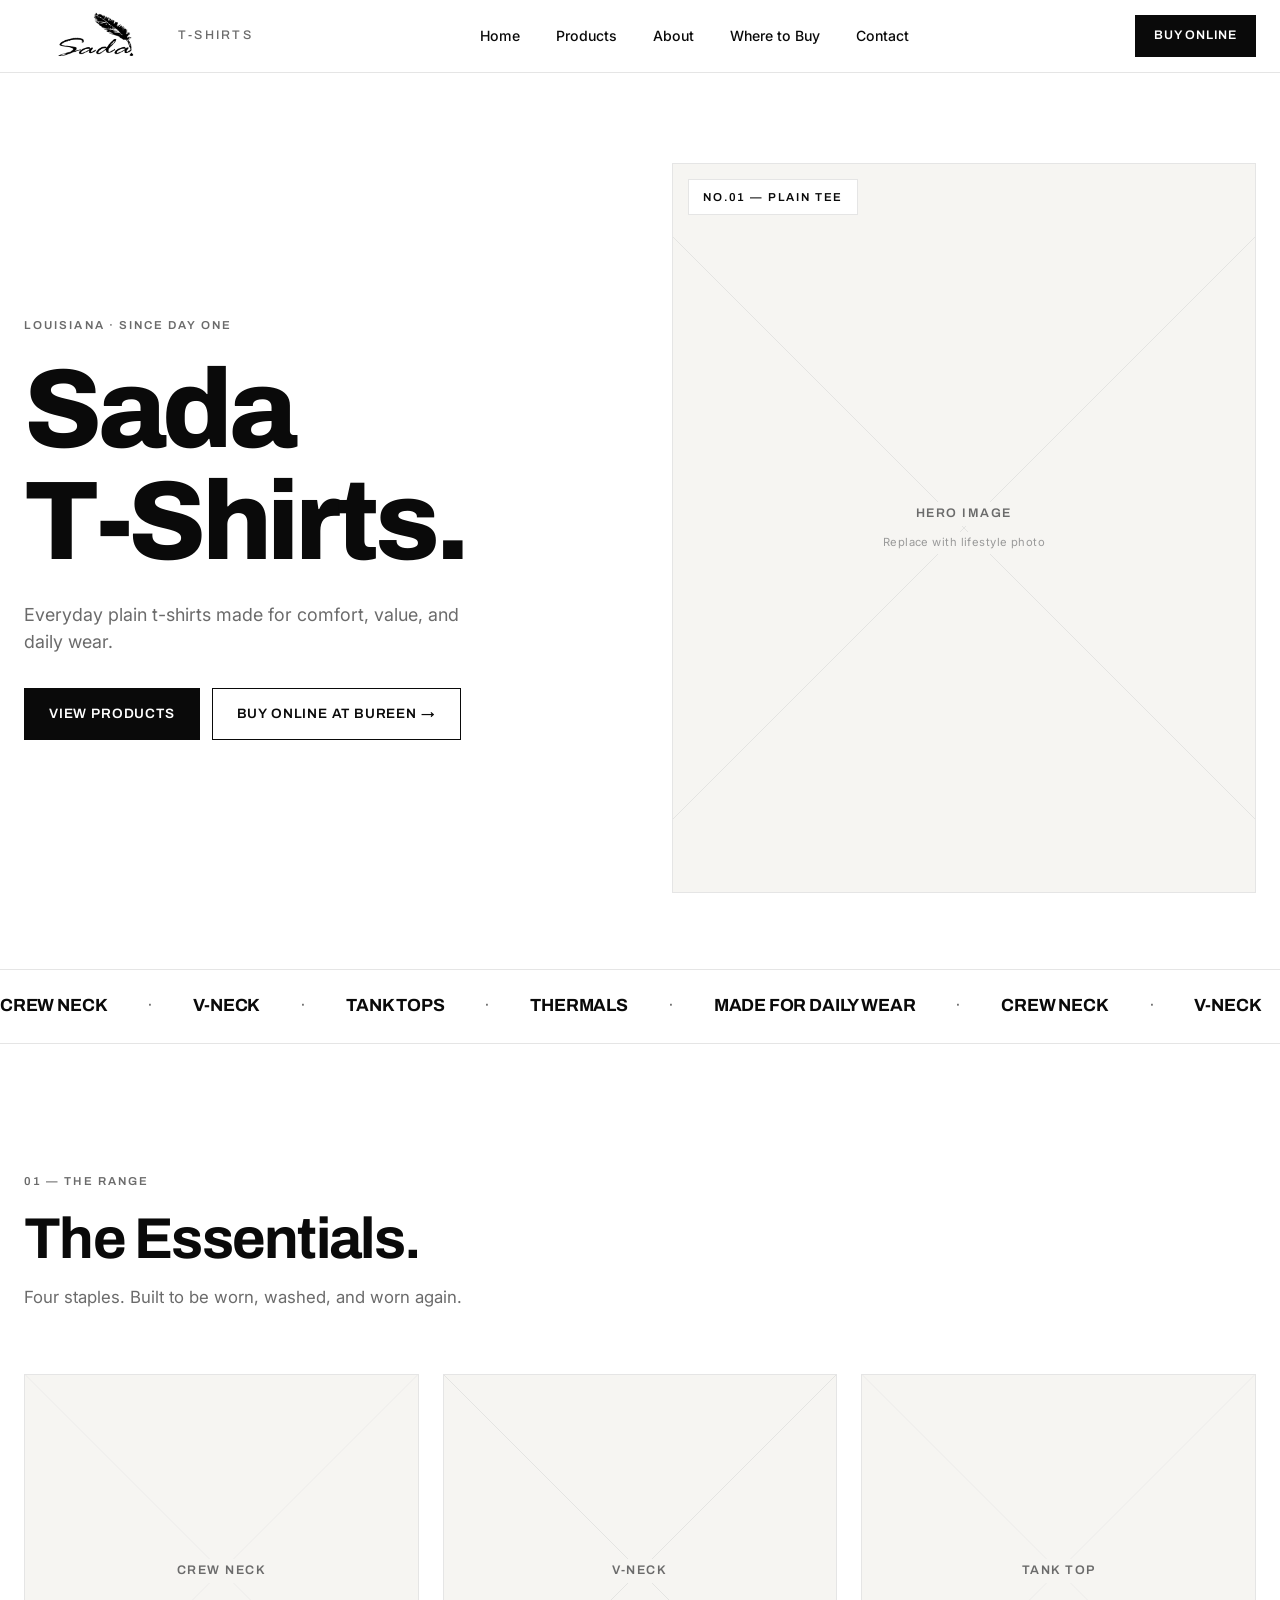
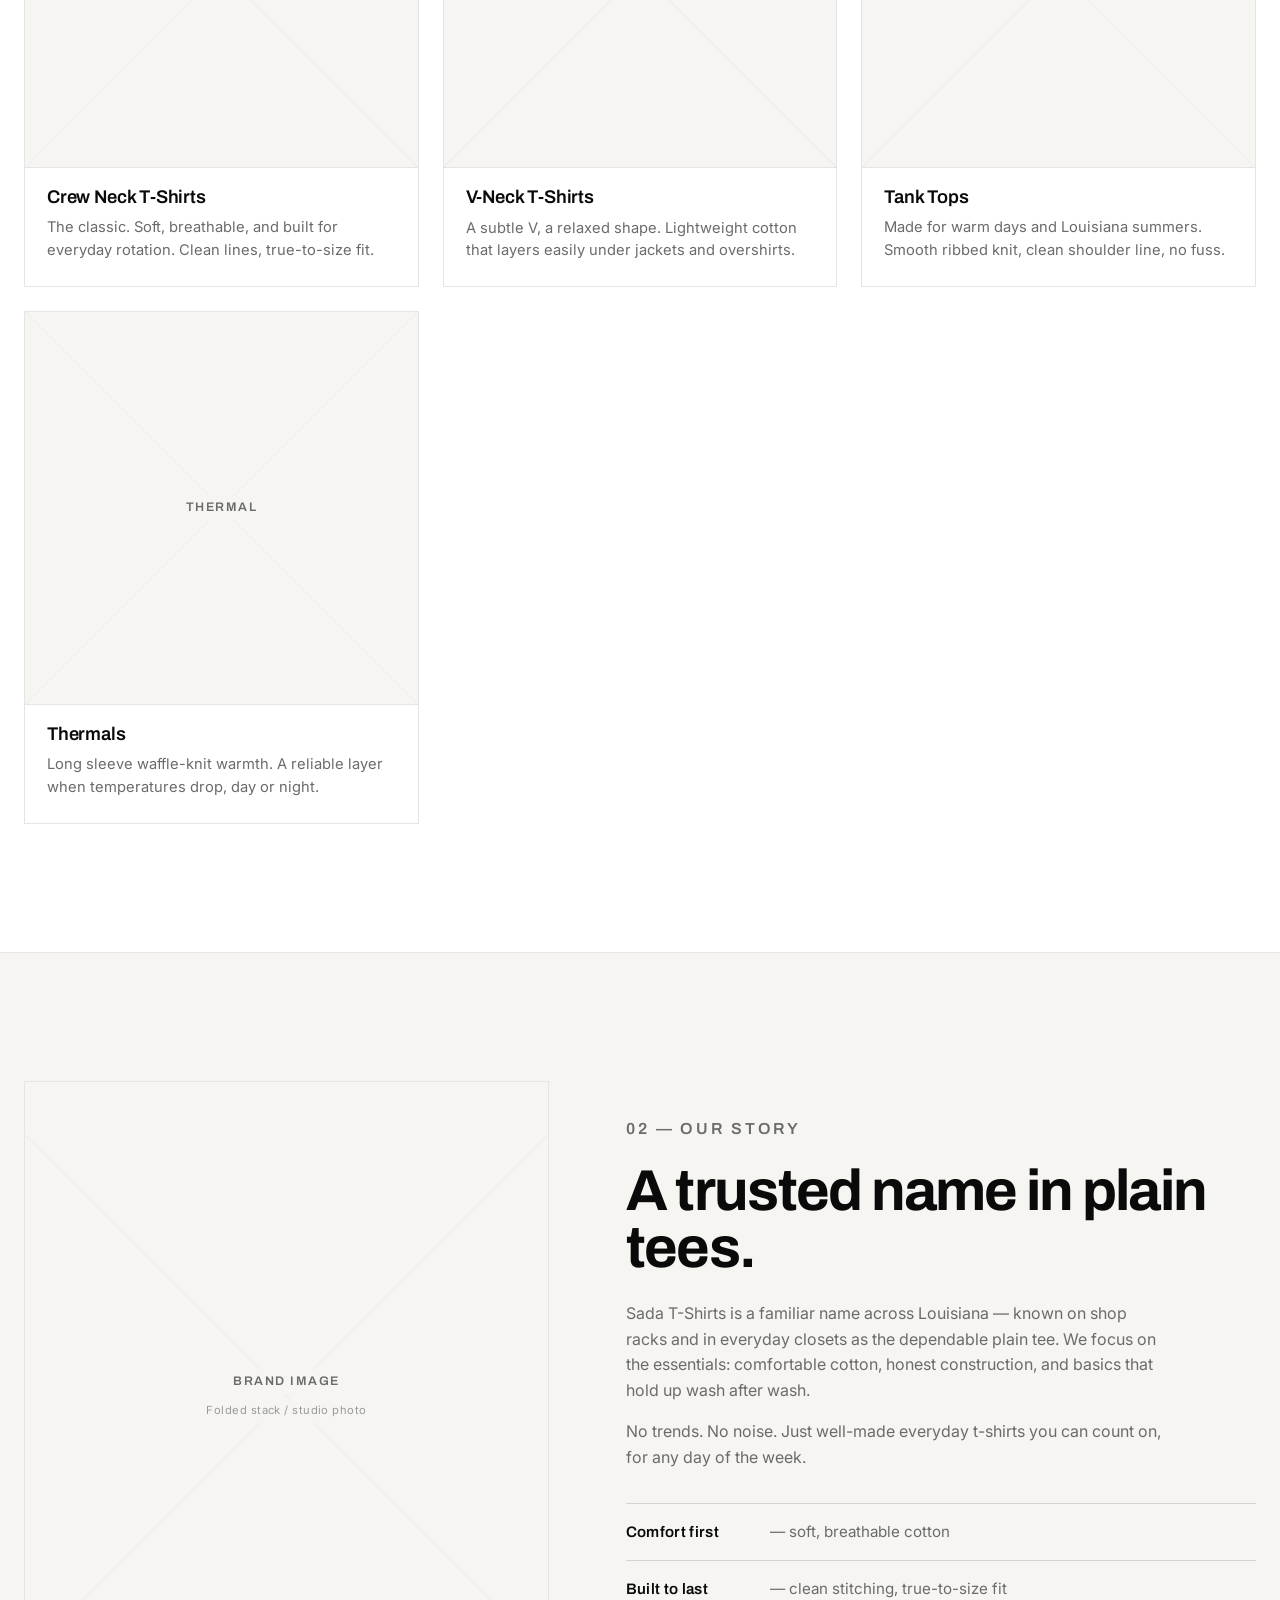
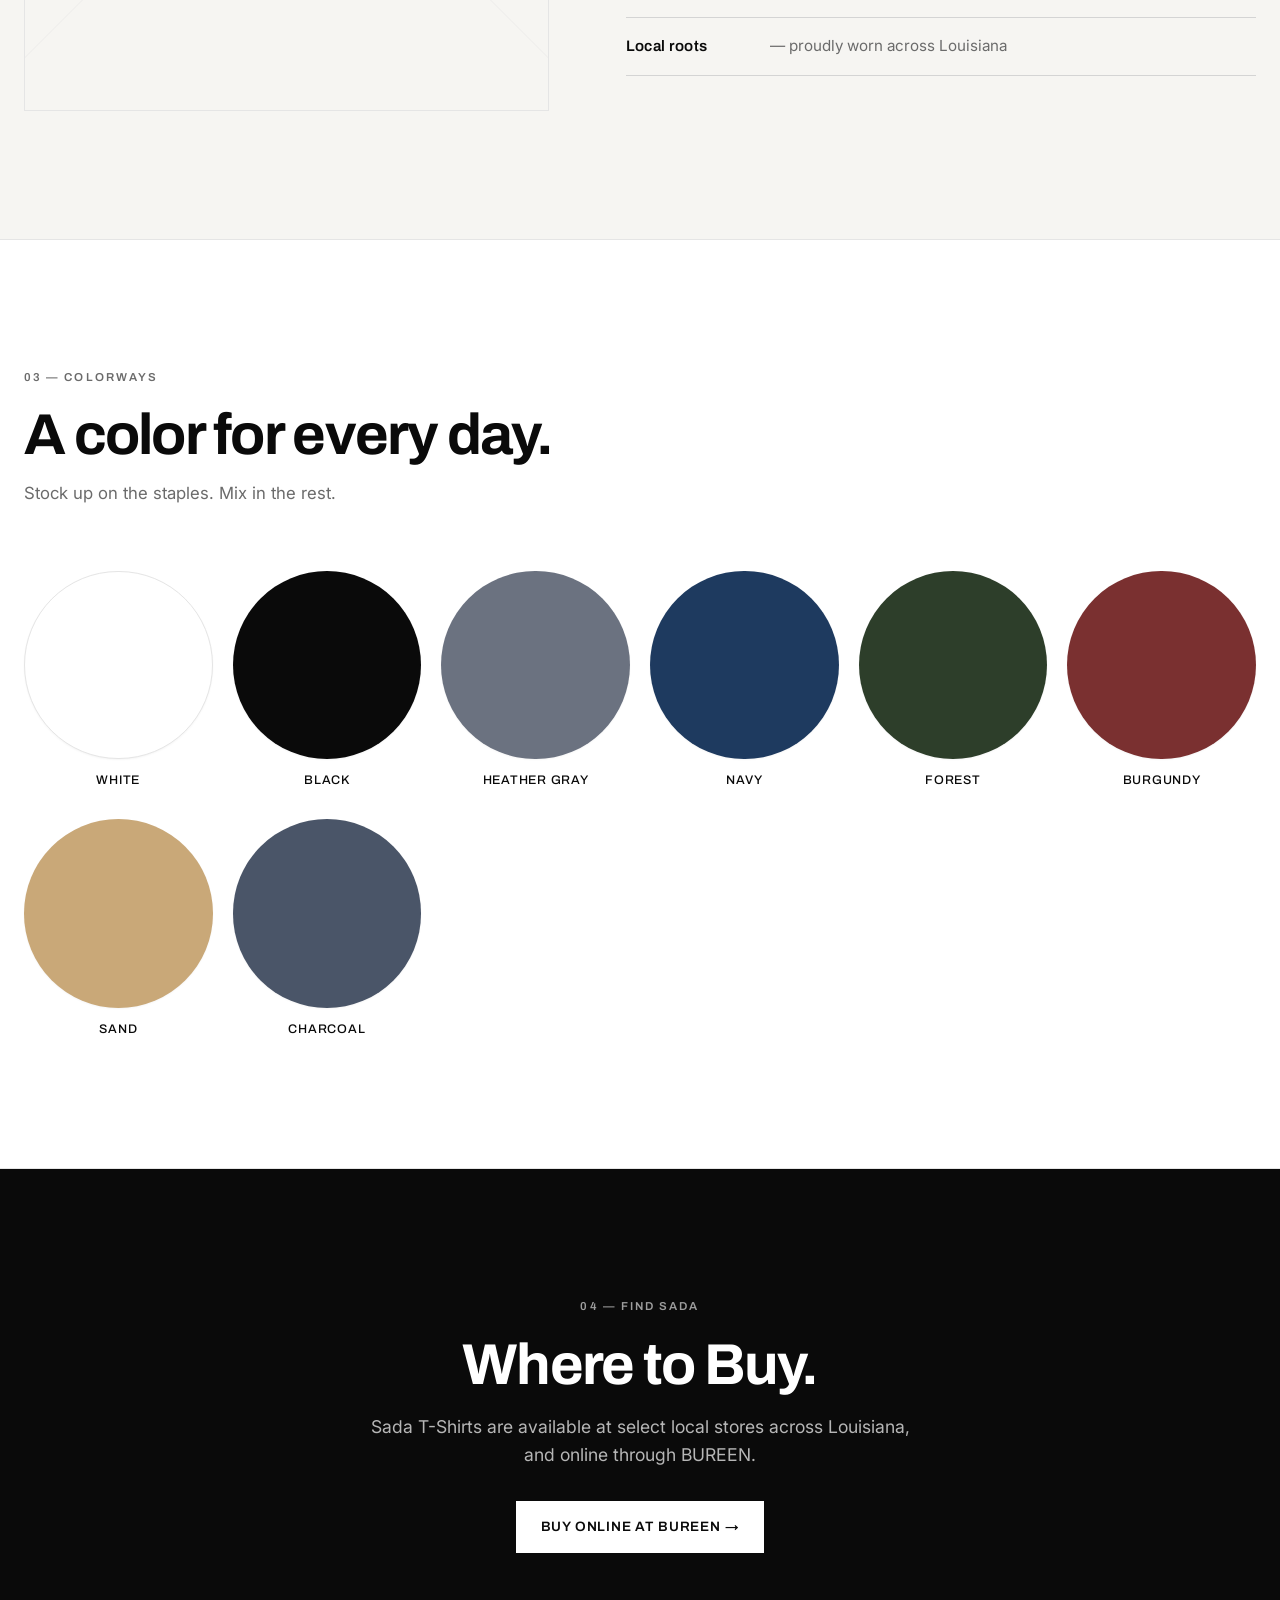
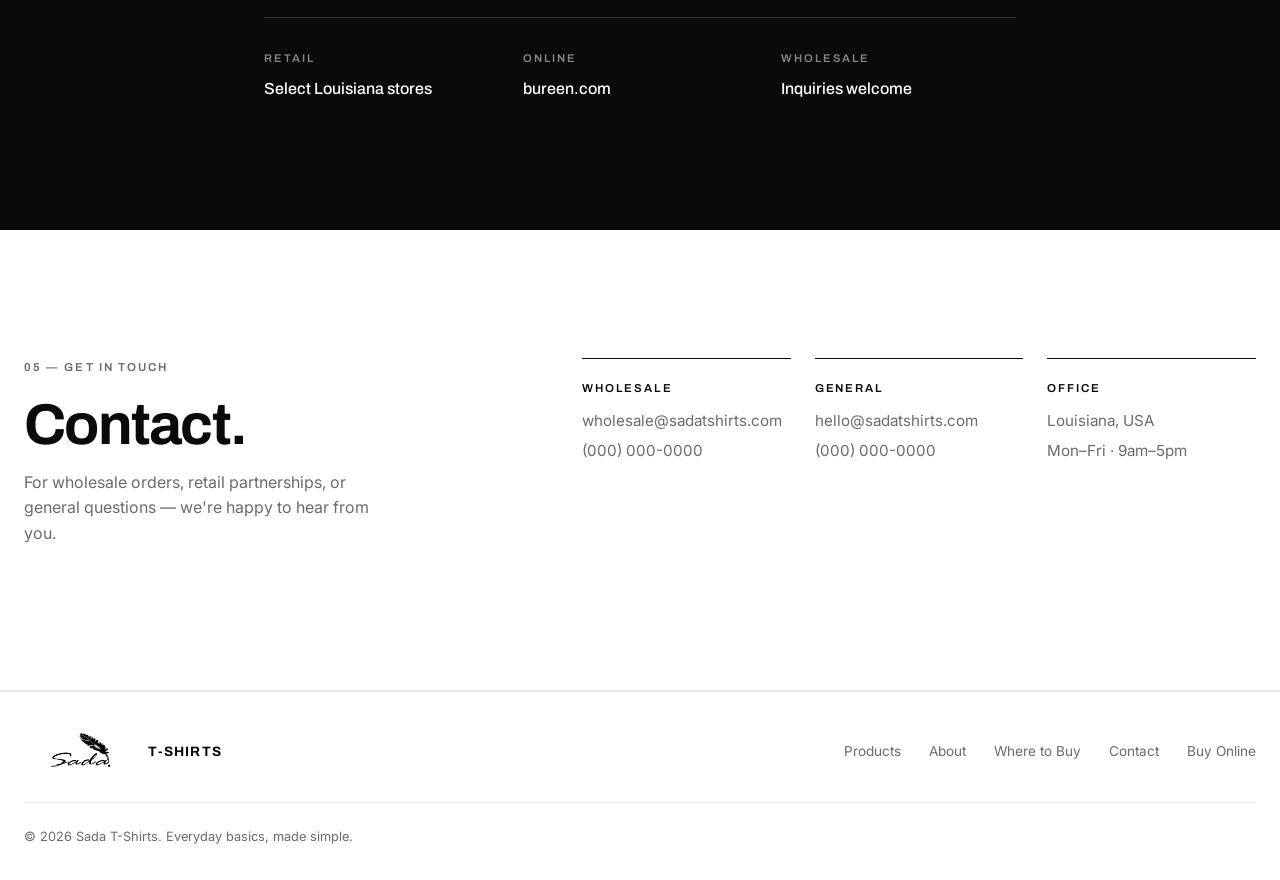
<file: index (1).html>
<!DOCTYPE html>
<html lang="en">
<head>
  <meta charset="UTF-8" />
  <meta name="viewport" content="width=device-width, initial-scale=1.0" />
  <title>Sada T-Shirts — Everyday Basics</title>
  <meta name="description" content="Sada T-Shirts. Everyday plain t-shirts made for comfort, value, and daily wear. Trusted across Louisiana." />
  <link rel="preconnect" href="https://fonts.googleapis.com">
  <link rel="preconnect" href="https://fonts.gstatic.com" crossorigin>
  <link href="https://fonts.googleapis.com/css2?family=Archivo:wght@400;500;600;700;800&family=Inter:wght@300;400;500;600&display=swap" rel="stylesheet">
  <link rel="stylesheet" href="style.css" />
</head>
<body>

  <!-- HEADER -->
  <header class="site-header" id="siteHeader">
    <div class="container header-inner">
      <a href="#home" class="logo" aria-label="Sada T-Shirts home">
        <span class="logo-pill">
          <img src="images/sada-logo.png" alt="Sada" />
        </span>
        <span class="logo-thin">T-SHIRTS</span>
      </a>

      <nav class="nav" id="primaryNav" aria-label="Primary">
        <a href="#home">Home</a>
        <a href="#products">Products</a>
        <a href="#about">About</a>
        <a href="#where">Where to Buy</a>
        <a href="#contact">Contact</a>
      </nav>

      <div class="header-actions">
        <a href="https://bureen.com" target="_blank" rel="noopener" class="btn btn-dark btn-sm">Buy Online</a>
        <button class="menu-toggle" id="menuToggle" aria-label="Toggle menu" aria-expanded="false">
          <span></span><span></span><span></span>
        </button>
      </div>
    </div>
  </header>

  <!-- HERO -->
  <section class="hero" id="home">
    <div class="container hero-grid">
      <div class="hero-copy">
        <p class="eyebrow">Louisiana · Since Day One</p>
        <h1>Sada<br/>T-Shirts.</h1>
        <p class="lede">Everyday plain t-shirts made for comfort, value, and daily wear.</p>
        <div class="hero-ctas">
          <a href="#products" class="btn btn-dark">View Products</a>
          <a href="https://bureen.com" target="_blank" rel="noopener" class="btn btn-outline">Buy Online at BUREEN →</a>
        </div>
      </div>
      <div class="hero-image">
        <div class="image-placeholder hero-placeholder" data-label="Hero Image — replace with lifestyle photo">
          <span>Hero Image</span>
          <small>Replace with lifestyle photo</small>
        </div>
        <div class="hero-tag">No.01 — Plain Tee</div>
      </div>
    </div>
  </section>

  <!-- MARQUEE -->
  <div class="marquee" aria-hidden="true">
    <div class="marquee-track">
      <span>Crew Neck</span><span>·</span>
      <span>V-Neck</span><span>·</span>
      <span>Tank Tops</span><span>·</span>
      <span>Thermals</span><span>·</span>
      <span>Made for Daily Wear</span><span>·</span>
      <span>Crew Neck</span><span>·</span>
      <span>V-Neck</span><span>·</span>
      <span>Tank Tops</span><span>·</span>
      <span>Thermals</span><span>·</span>
      <span>Made for Daily Wear</span><span>·</span>
    </div>
  </div>

  <!-- PRODUCTS -->
  <section class="section" id="products">
    <div class="container">
      <div class="section-head">
        <p class="eyebrow">01 — The Range</p>
        <h2>The Essentials.</h2>
        <p class="section-sub">Four staples. Built to be worn, washed, and worn again.</p>
      </div>

      <div class="product-grid">
        <article class="product-card">
          <div class="image-placeholder product-placeholder">
            <span>Crew Neck</span>
          </div>
          <div class="product-body">
            <h3>Crew Neck T-Shirts</h3>
            <p>The classic. Soft, breathable, and built for everyday rotation. Clean lines, true-to-size fit.</p>
          </div>
        </article>

        <article class="product-card">
          <div class="image-placeholder product-placeholder">
            <span>V-Neck</span>
          </div>
          <div class="product-body">
            <h3>V-Neck T-Shirts</h3>
            <p>A subtle V, a relaxed shape. Lightweight cotton that layers easily under jackets and overshirts.</p>
          </div>
        </article>

        <article class="product-card">
          <div class="image-placeholder product-placeholder">
            <span>Tank Top</span>
          </div>
          <div class="product-body">
            <h3>Tank Tops</h3>
            <p>Made for warm days and Louisiana summers. Smooth ribbed knit, clean shoulder line, no fuss.</p>
          </div>
        </article>

        <article class="product-card">
          <div class="image-placeholder product-placeholder">
            <span>Thermal</span>
          </div>
          <div class="product-body">
            <h3>Thermals</h3>
            <p>Long sleeve waffle-knit warmth. A reliable layer when temperatures drop, day or night.</p>
          </div>
        </article>
      </div>
    </div>
  </section>

  <!-- ABOUT -->
  <section class="section section-alt" id="about">
    <div class="container about-grid">
      <div class="about-image">
        <div class="image-placeholder about-placeholder">
          <span>Brand Image</span>
          <small>Folded stack / studio photo</small>
        </div>
      </div>
      <div class="about-copy">
        <p class="eyebrow">02 — Our Story</p>
        <h2>A trusted name in plain tees.</h2>
        <p>Sada T-Shirts is a familiar name across Louisiana — known on shop racks and in everyday closets as the dependable plain tee. We focus on the essentials: comfortable cotton, honest construction, and basics that hold up wash after wash.</p>
        <p>No trends. No noise. Just well-made everyday t-shirts you can count on, for any day of the week.</p>
        <ul class="about-points">
          <li><strong>Comfort first</strong> — soft, breathable cotton</li>
          <li><strong>Built to last</strong> — clean stitching, true-to-size fit</li>
          <li><strong>Local roots</strong> — proudly worn across Louisiana</li>
        </ul>
      </div>
    </div>
  </section>

  <!-- COLORS -->
  <section class="section" id="colors">
    <div class="container">
      <div class="section-head">
        <p class="eyebrow">03 — Colorways</p>
        <h2>A color for every day.</h2>
        <p class="section-sub">Stock up on the staples. Mix in the rest.</p>
      </div>

      <div class="color-grid">
        <div class="color-card"><span class="swatch" style="background:#ffffff; border:1px solid #e5e5e5;"></span><p>White</p></div>
        <div class="color-card"><span class="swatch" style="background:#0a0a0a;"></span><p>Black</p></div>
        <div class="color-card"><span class="swatch" style="background:#6b7280;"></span><p>Heather Gray</p></div>
        <div class="color-card"><span class="swatch" style="background:#1e3a5f;"></span><p>Navy</p></div>
        <div class="color-card"><span class="swatch" style="background:#2d3e2a;"></span><p>Forest</p></div>
        <div class="color-card"><span class="swatch" style="background:#7a3030;"></span><p>Burgundy</p></div>
        <div class="color-card"><span class="swatch" style="background:#c9a878;"></span><p>Sand</p></div>
        <div class="color-card"><span class="swatch" style="background:#4a5568;"></span><p>Charcoal</p></div>
      </div>
    </div>
  </section>

  <!-- WHERE TO BUY -->
  <section class="section section-dark" id="where">
    <div class="container where-inner">
      <p class="eyebrow eyebrow-light">04 — Find Sada</p>
      <h2>Where to Buy.</h2>
      <p class="where-text">Sada T-Shirts are available at select local stores across Louisiana, and online through BUREEN.</p>
      <a href="https://bureen.com" target="_blank" rel="noopener" class="btn btn-light">Buy Online at BUREEN →</a>
      <div class="where-meta">
        <div><span>Retail</span><p>Select Louisiana stores</p></div>
        <div><span>Online</span><p>bureen.com</p></div>
        <div><span>Wholesale</span><p>Inquiries welcome</p></div>
      </div>
    </div>
  </section>

  <!-- CONTACT -->
  <section class="section" id="contact">
    <div class="container contact-grid">
      <div class="contact-head">
        <p class="eyebrow">05 — Get in Touch</p>
        <h2>Contact.</h2>
        <p>For wholesale orders, retail partnerships, or general questions — we're happy to hear from you.</p>
      </div>
      <div class="contact-info">
        <div class="contact-block">
          <span class="contact-label">Wholesale</span>
          <p>wholesale@sadatshirts.com</p>
          <p>(000) 000-0000</p>
        </div>
        <div class="contact-block">
          <span class="contact-label">General</span>
          <p>hello@sadatshirts.com</p>
          <p>(000) 000-0000</p>
        </div>
        <div class="contact-block">
          <span class="contact-label">Office</span>
          <p>Louisiana, USA</p>
          <p>Mon–Fri · 9am–5pm</p>
        </div>
      </div>
    </div>
  </section>

  <!-- FOOTER -->
  <footer class="site-footer">
    <div class="container footer-inner">
      <div class="footer-brand">
        <span class="logo-pill logo-pill-sm">
          <img src="images/sada-logo.png" alt="Sada" />
        </span>
        <span>T-SHIRTS</span>
      </div>
      <nav class="footer-nav" aria-label="Footer">
        <a href="#products">Products</a>
        <a href="#about">About</a>
        <a href="#where">Where to Buy</a>
        <a href="#contact">Contact</a>
        <a href="https://bureen.com" target="_blank" rel="noopener">Buy Online</a>
      </nav>
      <p class="footer-copy">© <span id="year"></span> Sada T-Shirts. Everyday basics, made simple.</p>
    </div>
  </footer>

  <script src="script.js"></script>
</body>
</html>
</file>
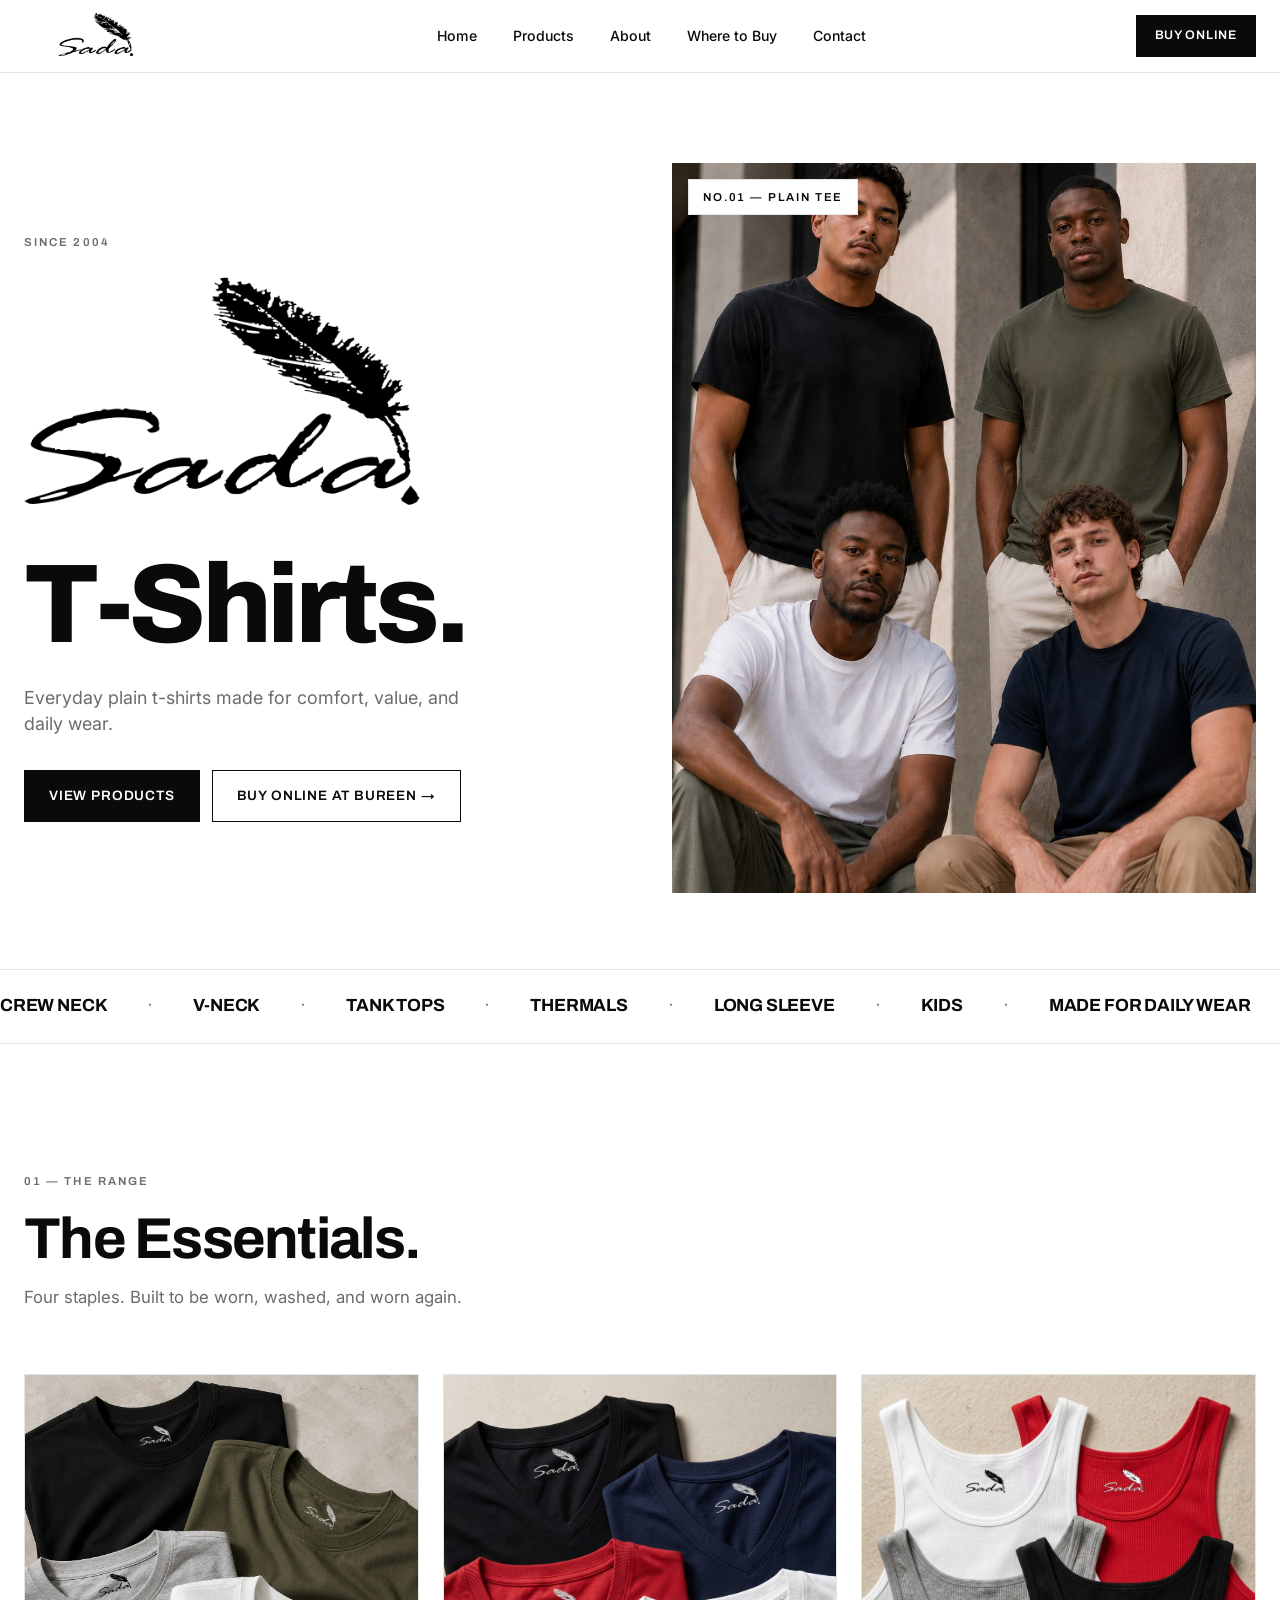
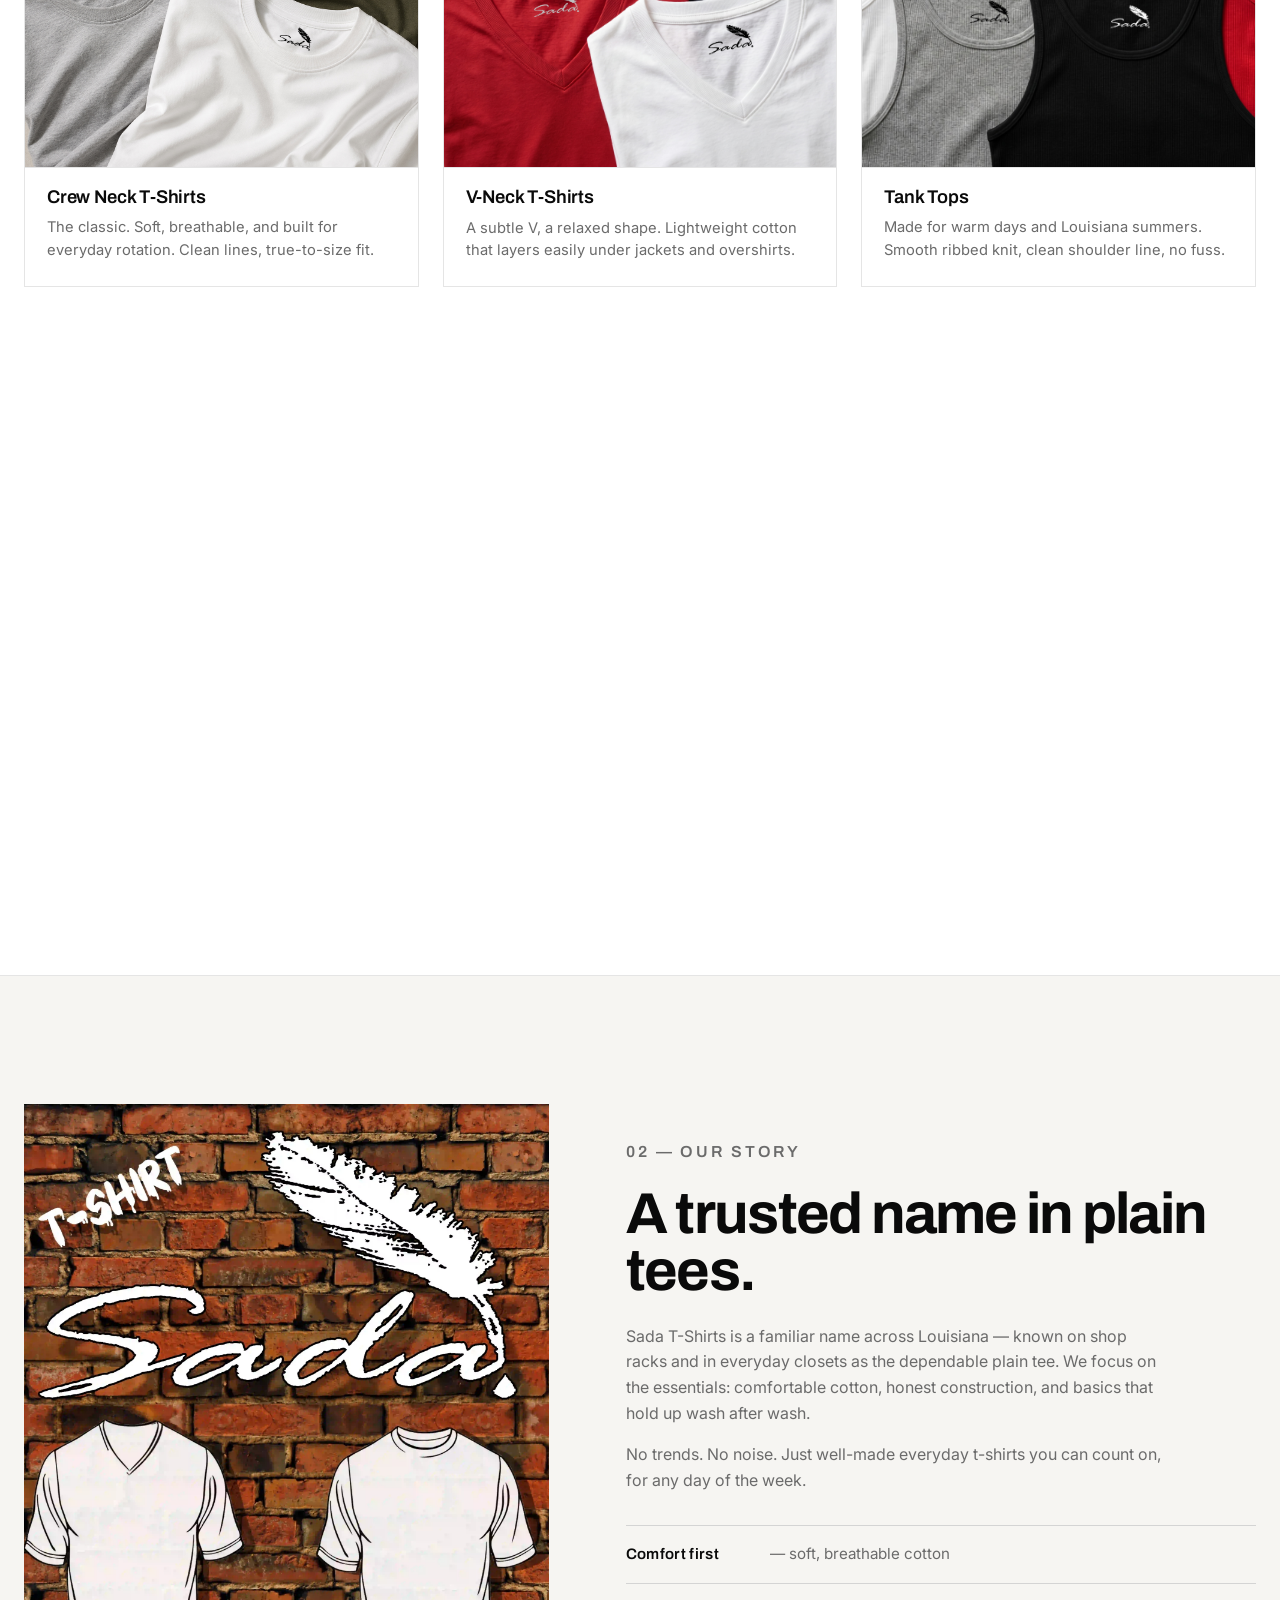
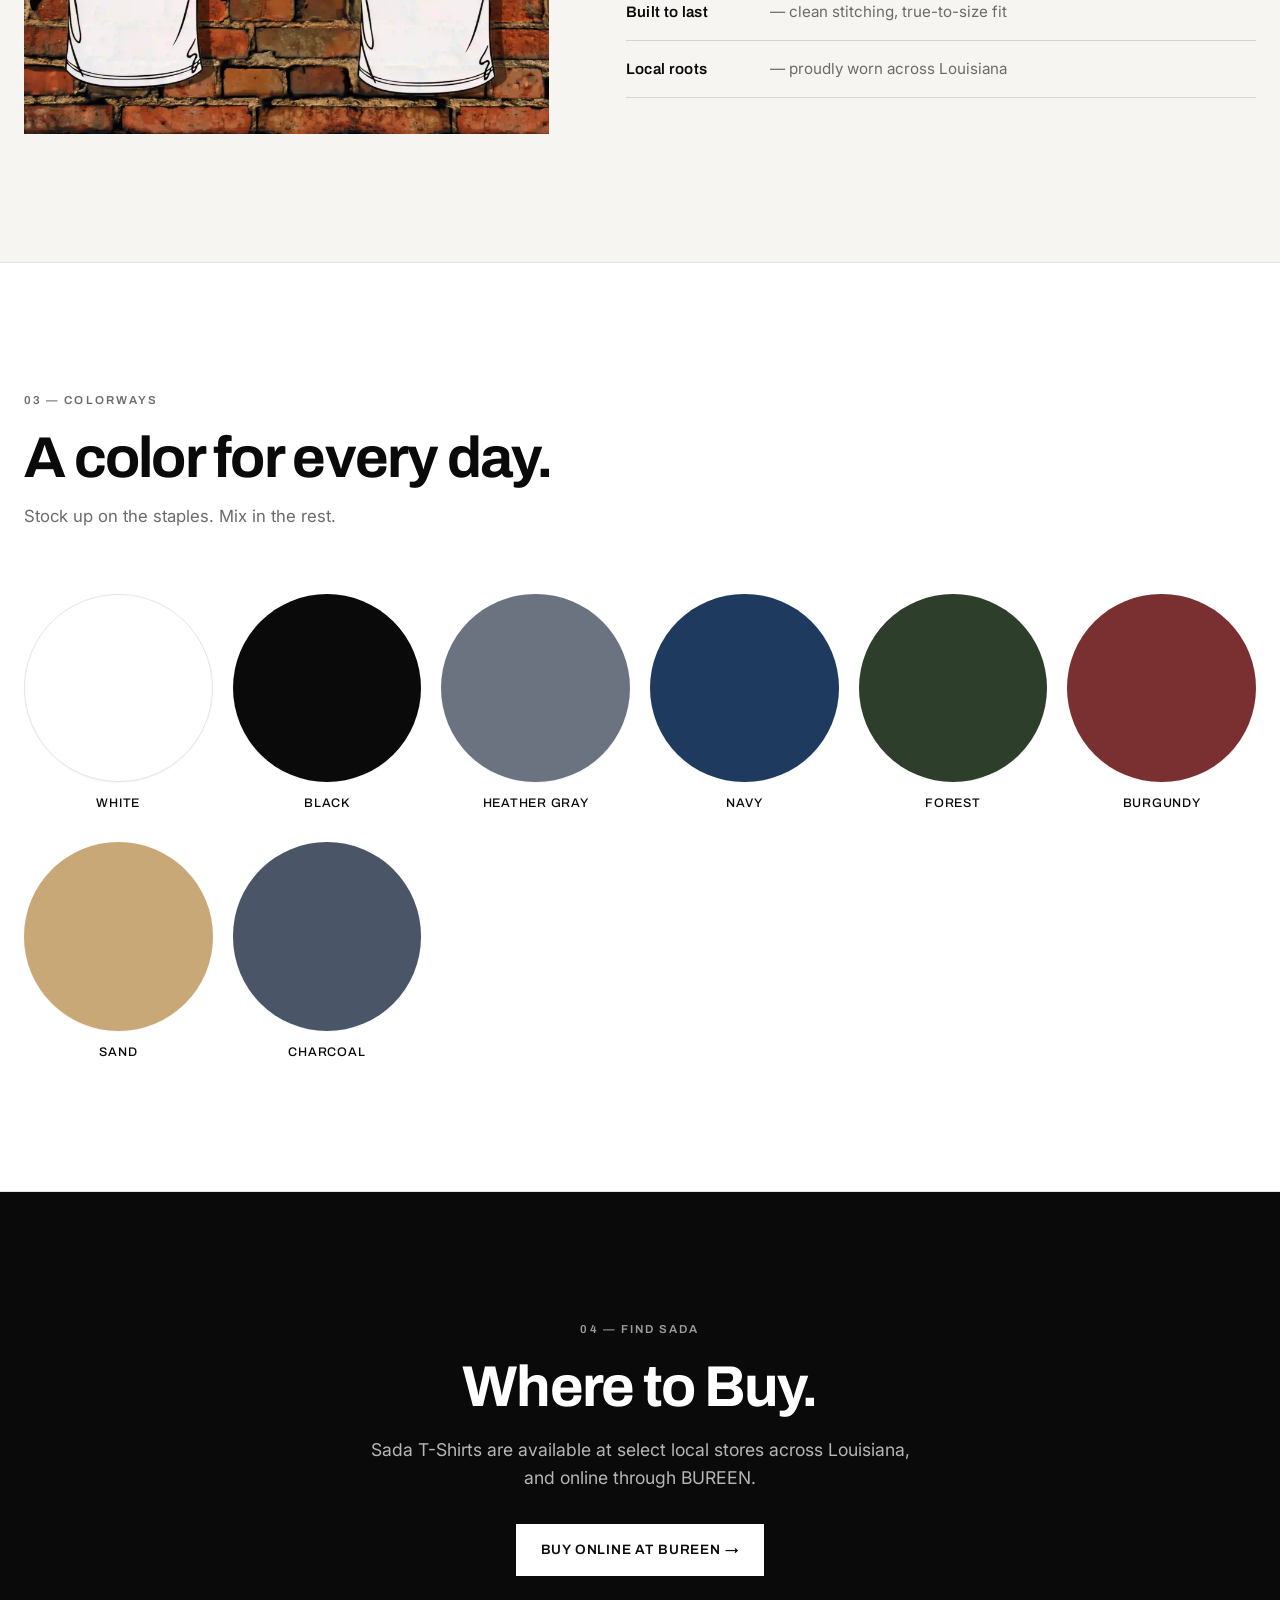
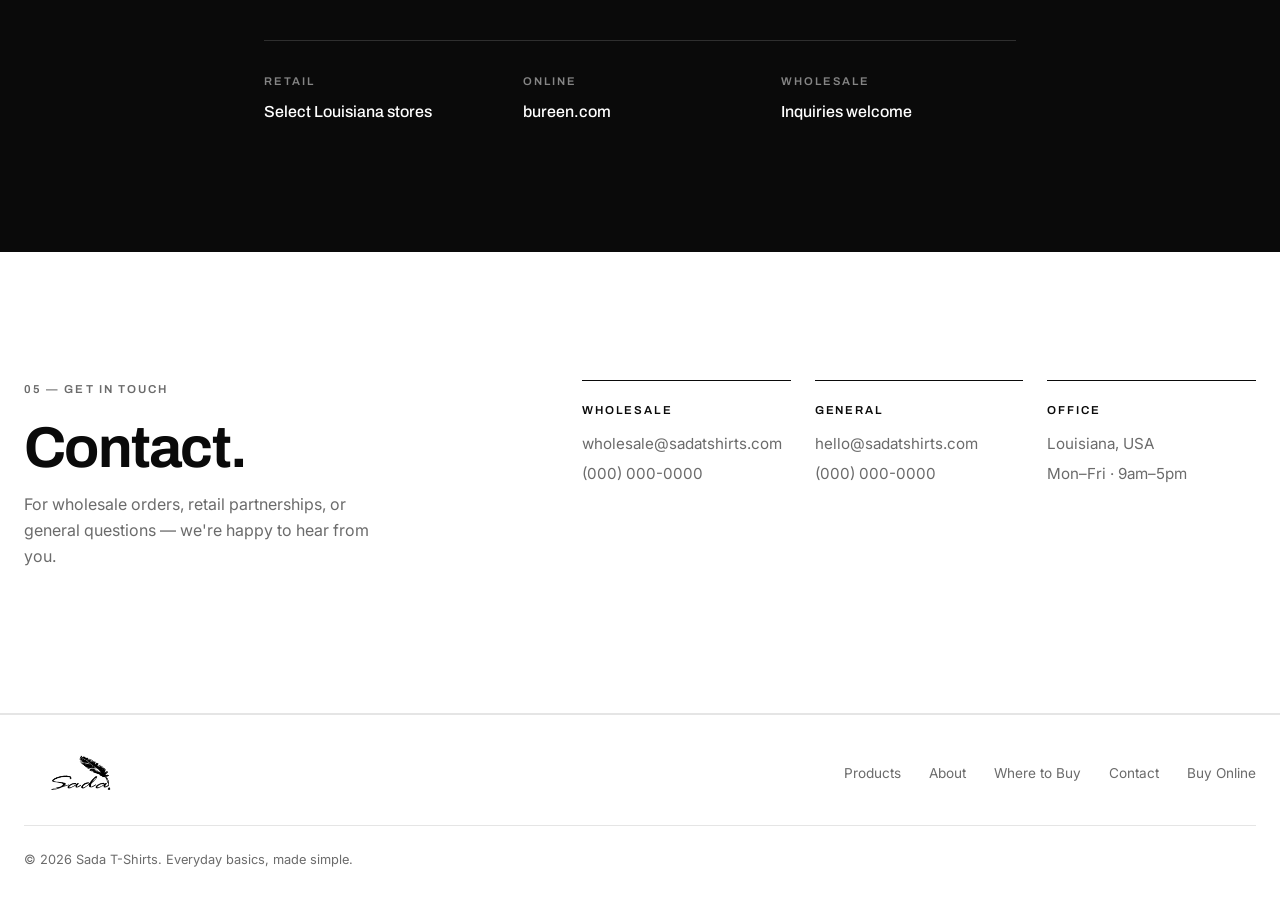
<file: index (5).html>
<!DOCTYPE html>
<html lang="en">
<head>
  <meta charset="UTF-8" />
  <meta name="viewport" content="width=device-width, initial-scale=1.0" />
  <title>Sada T-Shirts — Everyday Basics</title>
  <meta name="description" content="Sada T-Shirts. Everyday plain t-shirts made for comfort, value, and daily wear. Trusted across Louisiana." />
  <link rel="preconnect" href="https://fonts.googleapis.com">
  <link rel="preconnect" href="https://fonts.gstatic.com" crossorigin>
  <link href="https://fonts.googleapis.com/css2?family=Archivo:wght@400;500;600;700;800&family=Inter:wght@300;400;500;600&display=swap" rel="stylesheet">
  <link rel="stylesheet" href="style.css" />
</head>
<body>

  <!-- HEADER -->
  <header class="site-header" id="siteHeader">
    <div class="container header-inner">
      <a href="#home" class="logo" aria-label="Sada T-Shirts home">
        <span class="logo-pill">
          <img src="images/sada-logo.png" alt="Sada T-Shirts" />
        </span>
      </a>

      <nav class="nav" id="primaryNav" aria-label="Primary">
        <a href="#home">Home</a>
        <a href="#products">Products</a>
        <a href="#about">About</a>
        <a href="#where">Where to Buy</a>
        <a href="#contact">Contact</a>
      </nav>

      <div class="header-actions">
        <a href="https://bureen.com" target="_blank" rel="noopener" class="btn btn-dark btn-sm">Buy Online</a>
        <button class="menu-toggle" id="menuToggle" aria-label="Toggle menu" aria-expanded="false">
          <span></span><span></span><span></span>
        </button>
      </div>
    </div>
  </header>

  <!-- HERO -->
  <section class="hero" id="home">
    <div class="container hero-grid">
      <div class="hero-copy">
        <p class="eyebrow">Since 2004</p>
        <h1 class="hero-heading">
          <img src="images/sada-logo.png" alt="Sada" class="hero-logo" />
          <span class="hero-heading-text">T-Shirts.</span>
        </h1>
        <p class="lede">Everyday plain t-shirts made for comfort, value, and daily wear.</p>
        <div class="hero-ctas">
          <a href="#products" class="btn btn-dark">View Products</a>
          <a href="https://bureen.com" target="_blank" rel="noopener" class="btn btn-outline">Buy Online at BUREEN →</a>
        </div>
      </div>
      <div class="hero-image">
        <img src="images/hero.jpg" alt="Sada T-Shirts" class="hero-photo" />
        <div class="hero-tag">No.01 — Plain Tee</div>
      </div>
    </div>
  </section>

  <!-- MARQUEE -->
  <div class="marquee" aria-hidden="true">
    <div class="marquee-track">
      <span>Crew Neck</span><span>·</span>
      <span>V-Neck</span><span>·</span>
      <span>Tank Tops</span><span>·</span>
      <span>Thermals</span><span>·</span>
      <span>Long Sleeve</span><span>·</span>
      <span>Kids</span><span>·</span>
      <span>Made for Daily Wear</span><span>·</span>
      <span>Crew Neck</span><span>·</span>
      <span>V-Neck</span><span>·</span>
      <span>Tank Tops</span><span>·</span>
      <span>Thermals</span><span>·</span>
      <span>Long Sleeve</span><span>·</span>
      <span>Kids</span><span>·</span>
      <span>Made for Daily Wear</span><span>·</span>
    </div>
  </div>

  <!-- PRODUCTS -->
  <section class="section" id="products">
    <div class="container">
      <div class="section-head">
        <p class="eyebrow">01 — The Range</p>
        <h2>The Essentials.</h2>
        <p class="section-sub">Four staples. Built to be worn, washed, and worn again.</p>
      </div>

      <div class="product-grid">
        <article class="product-card">
          <img src="images/crew-neck.jpg" alt="Crew Neck T-Shirts" class="product-photo" />
          <div class="product-body">
            <h3>Crew Neck T-Shirts</h3>
            <p>The classic. Soft, breathable, and built for everyday rotation. Clean lines, true-to-size fit.</p>
          </div>
        </article>

        <article class="product-card">
          <img src="images/v-neck.jpg" alt="V-Neck T-Shirts" class="product-photo" />
          <div class="product-body">
            <h3>V-Neck T-Shirts</h3>
            <p>A subtle V, a relaxed shape. Lightweight cotton that layers easily under jackets and overshirts.</p>
          </div>
        </article>

        <article class="product-card">
          <img src="images/tank-top.jpg" alt="Tank Tops" class="product-photo" />
          <div class="product-body">
            <h3>Tank Tops</h3>
            <p>Made for warm days and Louisiana summers. Smooth ribbed knit, clean shoulder line, no fuss.</p>
          </div>
        </article>

        <article class="product-card">
          <img src="images/thermal.jpg" alt="Thermals" class="product-photo" />
          <div class="product-body">
            <h3>Thermals</h3>
            <p>Long sleeve waffle-knit warmth. A reliable layer when temperatures drop, day or night.</p>
          </div>
        </article>

        <article class="product-card">
          <img src="images/long-sleeve.jpg" alt="Long Sleeve T-Shirts" class="product-photo" />
          <div class="product-body">
            <h3>Long Sleeve T-Shirts</h3>
            <p>The everyday tee, extended. Smooth cotton with full-length sleeves for cooler days and easy layering.</p>
          </div>
        </article>

        <article class="product-card">
          <img src="images/kids.jpg" alt="Kids T-Shirts" class="product-photo" />
          <div class="product-body">
            <h3>Kids T-Shirts</h3>
            <p>The same Sada quality, sized for little ones. Soft, durable cotton built to handle every kind of day.</p>
          </div>
        </article>
      </div>
    </div>
  </section>

  <!-- ABOUT -->
  <section class="section section-alt" id="about">
    <div class="container about-grid">
      <div class="about-image">
        <img src="images/about.jpg" alt="Sada T-Shirts" class="about-photo" />
      </div>
      <div class="about-copy">
        <p class="eyebrow">02 — Our Story</p>
        <h2>A trusted name in plain tees.</h2>
        <p>Sada T-Shirts is a familiar name across Louisiana — known on shop racks and in everyday closets as the dependable plain tee. We focus on the essentials: comfortable cotton, honest construction, and basics that hold up wash after wash.</p>
        <p>No trends. No noise. Just well-made everyday t-shirts you can count on, for any day of the week.</p>
        <ul class="about-points">
          <li><strong>Comfort first</strong> — soft, breathable cotton</li>
          <li><strong>Built to last</strong> — clean stitching, true-to-size fit</li>
          <li><strong>Local roots</strong> — proudly worn across Louisiana</li>
        </ul>
      </div>
    </div>
  </section>

  <!-- COLORS -->
  <section class="section" id="colors">
    <div class="container">
      <div class="section-head">
        <p class="eyebrow">03 — Colorways</p>
        <h2>A color for every day.</h2>
        <p class="section-sub">Stock up on the staples. Mix in the rest.</p>
      </div>

      <div class="color-grid">
        <div class="color-card"><span class="swatch" style="background:#ffffff; border:1px solid #e5e5e5;"></span><p>White</p></div>
        <div class="color-card"><span class="swatch" style="background:#0a0a0a;"></span><p>Black</p></div>
        <div class="color-card"><span class="swatch" style="background:#6b7280;"></span><p>Heather Gray</p></div>
        <div class="color-card"><span class="swatch" style="background:#1e3a5f;"></span><p>Navy</p></div>
        <div class="color-card"><span class="swatch" style="background:#2d3e2a;"></span><p>Forest</p></div>
        <div class="color-card"><span class="swatch" style="background:#7a3030;"></span><p>Burgundy</p></div>
        <div class="color-card"><span class="swatch" style="background:#c9a878;"></span><p>Sand</p></div>
        <div class="color-card"><span class="swatch" style="background:#4a5568;"></span><p>Charcoal</p></div>
      </div>
    </div>
  </section>

  <!-- WHERE TO BUY -->
  <section class="section section-dark" id="where">
    <div class="container where-inner">
      <p class="eyebrow eyebrow-light">04 — Find Sada</p>
      <h2>Where to Buy.</h2>
      <p class="where-text">Sada T-Shirts are available at select local stores across Louisiana, and online through BUREEN.</p>
      <a href="https://bureen.com" target="_blank" rel="noopener" class="btn btn-light">Buy Online at BUREEN →</a>
      <div class="where-meta">
        <div><span>Retail</span><p>Select Louisiana stores</p></div>
        <div><span>Online</span><p>bureen.com</p></div>
        <div><span>Wholesale</span><p>Inquiries welcome</p></div>
      </div>
    </div>
  </section>

  <!-- CONTACT -->
  <section class="section" id="contact">
    <div class="container contact-grid">
      <div class="contact-head">
        <p class="eyebrow">05 — Get in Touch</p>
        <h2>Contact.</h2>
        <p>For wholesale orders, retail partnerships, or general questions — we're happy to hear from you.</p>
      </div>
      <div class="contact-info">
        <div class="contact-block">
          <span class="contact-label">Wholesale</span>
          <p>wholesale@sadatshirts.com</p>
          <p>(000) 000-0000</p>
        </div>
        <div class="contact-block">
          <span class="contact-label">General</span>
          <p>hello@sadatshirts.com</p>
          <p>(000) 000-0000</p>
        </div>
        <div class="contact-block">
          <span class="contact-label">Office</span>
          <p>Louisiana, USA</p>
          <p>Mon–Fri · 9am–5pm</p>
        </div>
      </div>
    </div>
  </section>

  <!-- FOOTER -->
  <footer class="site-footer">
    <div class="container footer-inner">
      <div class="footer-brand">
        <span class="logo-pill logo-pill-sm">
          <img src="images/sada-logo.png" alt="Sada T-Shirts" />
        </span>
      </div>
      <nav class="footer-nav" aria-label="Footer">
        <a href="#products">Products</a>
        <a href="#about">About</a>
        <a href="#where">Where to Buy</a>
        <a href="#contact">Contact</a>
        <a href="https://bureen.com" target="_blank" rel="noopener">Buy Online</a>
      </nav>
      <p class="footer-copy">© <span id="year"></span> Sada T-Shirts. Everyday basics, made simple.</p>
    </div>
  </footer>

  <script src="script.js"></script>
</body>
</html>
</file>
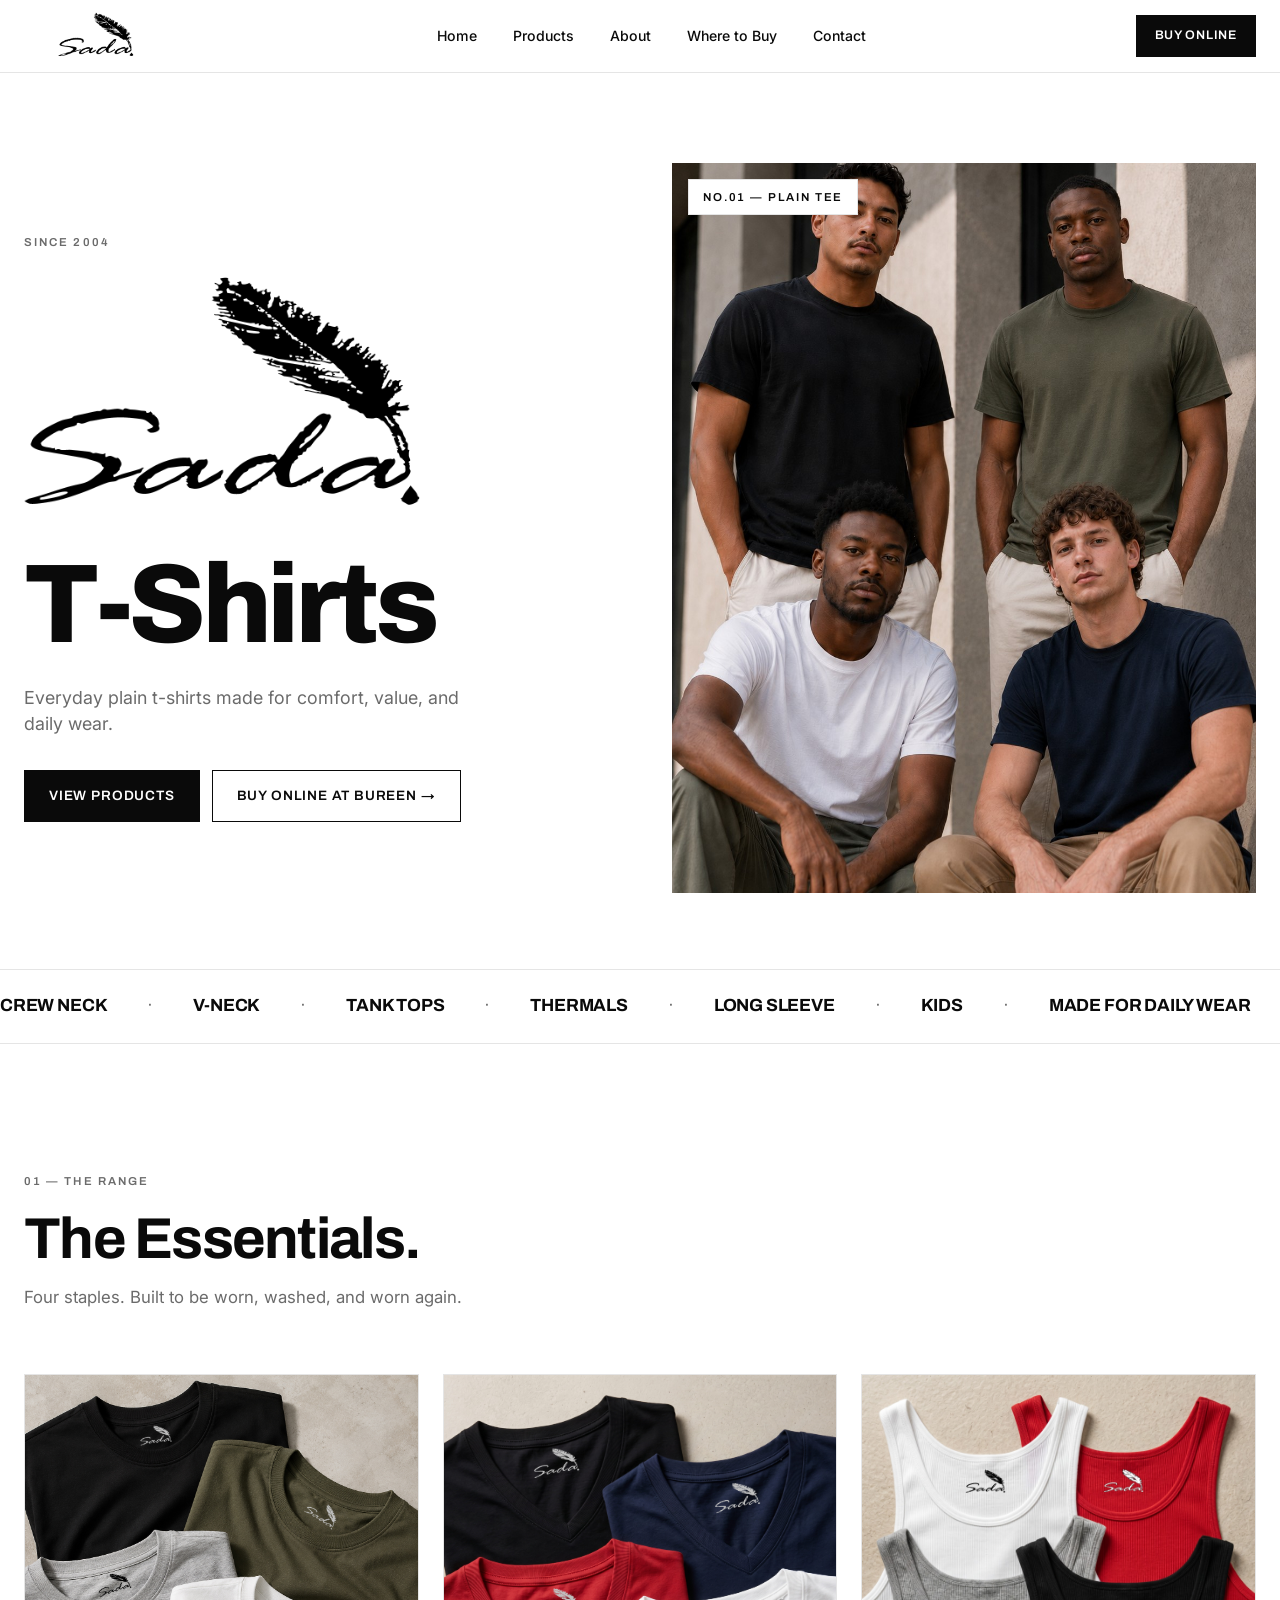
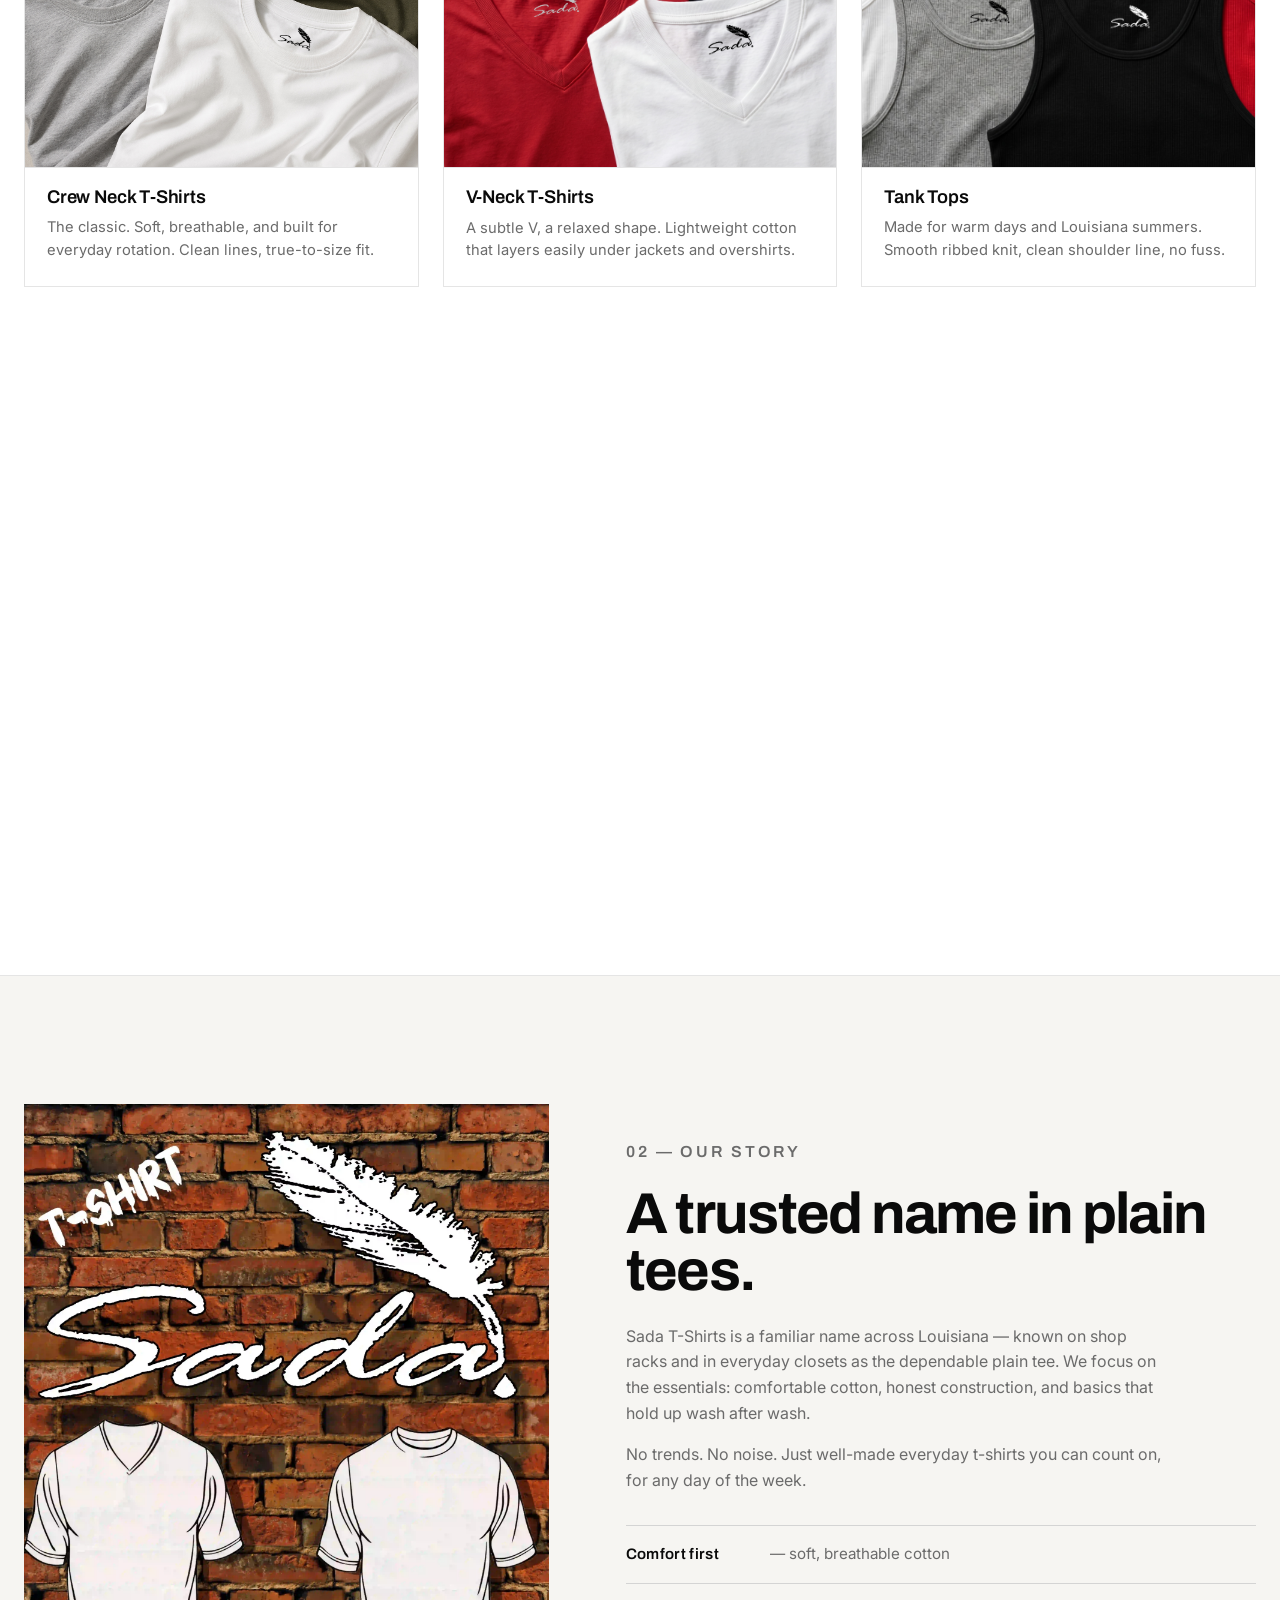
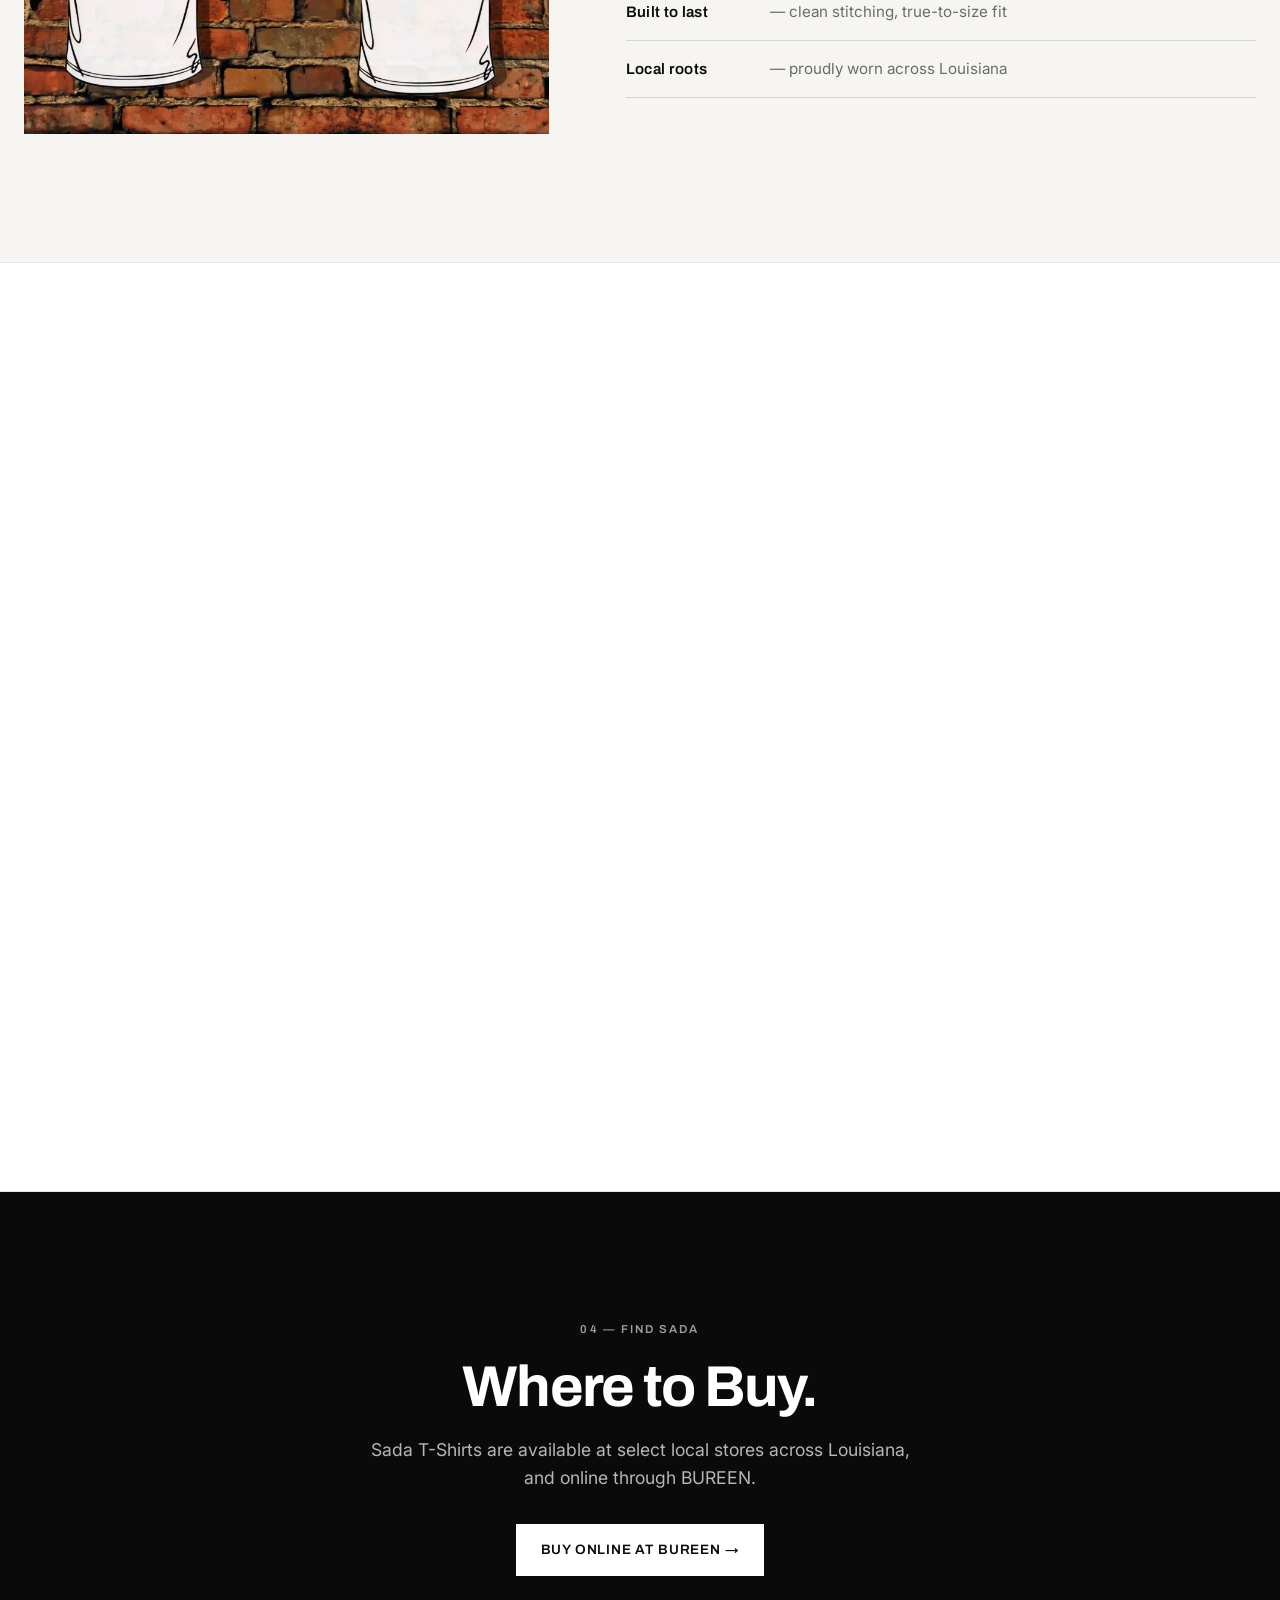
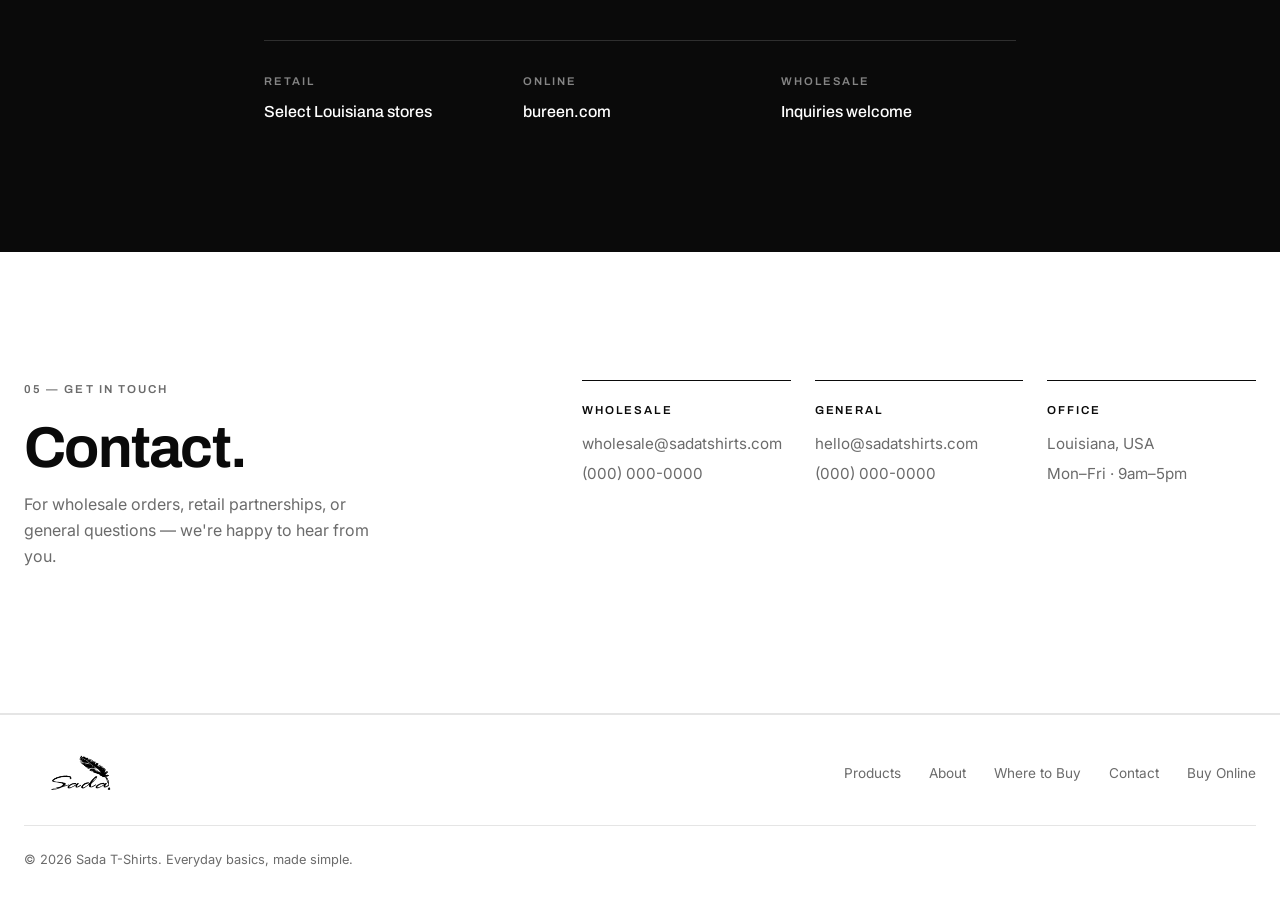
<file: index (6).html>
<!DOCTYPE html>
<html lang="en">
<head>
  <meta charset="UTF-8" />
  <meta name="viewport" content="width=device-width, initial-scale=1.0" />
  <title>Sada T-Shirts — Everyday Basics</title>
  <meta name="description" content="Sada T-Shirts. Everyday plain t-shirts made for comfort, value, and daily wear. Trusted across Louisiana." />
  <link rel="preconnect" href="https://fonts.googleapis.com">
  <link rel="preconnect" href="https://fonts.gstatic.com" crossorigin>
  <link href="https://fonts.googleapis.com/css2?family=Archivo:wght@400;500;600;700;800&family=Inter:wght@300;400;500;600&display=swap" rel="stylesheet">
  <link rel="stylesheet" href="style.css" />
</head>
<body>

  <!-- HEADER -->
  <header class="site-header" id="siteHeader">
    <div class="container header-inner">
      <a href="#home" class="logo" aria-label="Sada T-Shirts home">
        <span class="logo-pill">
          <img src="images/sada-logo.png" alt="Sada T-Shirts" />
        </span>
      </a>

      <nav class="nav" id="primaryNav" aria-label="Primary">
        <a href="#home">Home</a>
        <a href="#products">Products</a>
        <a href="#about">About</a>
        <a href="#where">Where to Buy</a>
        <a href="#contact">Contact</a>
      </nav>

      <div class="header-actions">
        <a href="https://bureen.com" target="_blank" rel="noopener" class="btn btn-dark btn-sm">Buy Online</a>
        <button class="menu-toggle" id="menuToggle" aria-label="Toggle menu" aria-expanded="false">
          <span></span><span></span><span></span>
        </button>
      </div>
    </div>
  </header>

  <!-- HERO -->
  <section class="hero" id="home">
    <div class="container hero-grid">
      <div class="hero-copy">
        <p class="eyebrow">Since 2004</p>
        <h1 class="hero-heading">
          <img src="images/sada-logo.png" alt="Sada" class="hero-logo" />
          <span class="hero-heading-text">T-Shirts</span>
        </h1>
        <p class="lede">Everyday plain t-shirts made for comfort, value, and daily wear.</p>
        <div class="hero-ctas">
          <a href="#products" class="btn btn-dark">View Products</a>
          <a href="https://bureen.com" target="_blank" rel="noopener" class="btn btn-outline">Buy Online at BUREEN →</a>
        </div>
      </div>
      <div class="hero-image">
        <img src="images/hero.jpg" alt="Sada T-Shirts" class="hero-photo" />
        <div class="hero-tag">No.01 — Plain Tee</div>
      </div>
    </div>
  </section>

  <!-- MARQUEE -->
  <div class="marquee" aria-hidden="true">
    <div class="marquee-track">
      <span>Crew Neck</span><span>·</span>
      <span>V-Neck</span><span>·</span>
      <span>Tank Tops</span><span>·</span>
      <span>Thermals</span><span>·</span>
      <span>Long Sleeve</span><span>·</span>
      <span>Kids</span><span>·</span>
      <span>Made for Daily Wear</span><span>·</span>
      <span>Crew Neck</span><span>·</span>
      <span>V-Neck</span><span>·</span>
      <span>Tank Tops</span><span>·</span>
      <span>Thermals</span><span>·</span>
      <span>Long Sleeve</span><span>·</span>
      <span>Kids</span><span>·</span>
      <span>Made for Daily Wear</span><span>·</span>
    </div>
  </div>

  <!-- PRODUCTS -->
  <section class="section" id="products">
    <div class="container">
      <div class="section-head">
        <p class="eyebrow">01 — The Range</p>
        <h2>The Essentials.</h2>
        <p class="section-sub">Four staples. Built to be worn, washed, and worn again.</p>
      </div>

      <div class="product-grid">
        <article class="product-card">
          <img src="images/crew-neck.jpg" alt="Crew Neck T-Shirts" class="product-photo" />
          <div class="product-body">
            <h3>Crew Neck T-Shirts</h3>
            <p>The classic. Soft, breathable, and built for everyday rotation. Clean lines, true-to-size fit.</p>
          </div>
        </article>

        <article class="product-card">
          <img src="images/v-neck.jpg" alt="V-Neck T-Shirts" class="product-photo" />
          <div class="product-body">
            <h3>V-Neck T-Shirts</h3>
            <p>A subtle V, a relaxed shape. Lightweight cotton that layers easily under jackets and overshirts.</p>
          </div>
        </article>

        <article class="product-card">
          <img src="images/tank-top.jpg" alt="Tank Tops" class="product-photo" />
          <div class="product-body">
            <h3>Tank Tops</h3>
            <p>Made for warm days and Louisiana summers. Smooth ribbed knit, clean shoulder line, no fuss.</p>
          </div>
        </article>

        <article class="product-card">
          <img src="images/thermal.jpg" alt="Thermals" class="product-photo" />
          <div class="product-body">
            <h3>Thermals</h3>
            <p>Long sleeve waffle-knit warmth. A reliable layer when temperatures drop, day or night.</p>
          </div>
        </article>

        <article class="product-card">
          <img src="images/long-sleeve.jpg" alt="Long Sleeve T-Shirts" class="product-photo" />
          <div class="product-body">
            <h3>Long Sleeve T-Shirts</h3>
            <p>The everyday tee, extended. Smooth cotton with full-length sleeves for cooler days and easy layering.</p>
          </div>
        </article>

        <article class="product-card">
          <img src="images/kids.jpg" alt="Kids T-Shirts" class="product-photo" />
          <div class="product-body">
            <h3>Kids T-Shirts</h3>
            <p>The same Sada quality, sized for little ones. Soft, durable cotton built to handle every kind of day.</p>
          </div>
        </article>
      </div>
    </div>
  </section>

  <!-- ABOUT -->
  <section class="section section-alt" id="about">
    <div class="container about-grid">
      <div class="about-image">
        <img src="images/about.jpg" alt="Sada T-Shirts" class="about-photo" />
      </div>
      <div class="about-copy">
        <p class="eyebrow">02 — Our Story</p>
        <h2>A trusted name in plain tees.</h2>
        <p>Sada T-Shirts is a familiar name across Louisiana — known on shop racks and in everyday closets as the dependable plain tee. We focus on the essentials: comfortable cotton, honest construction, and basics that hold up wash after wash.</p>
        <p>No trends. No noise. Just well-made everyday t-shirts you can count on, for any day of the week.</p>
        <ul class="about-points">
          <li><strong>Comfort first</strong> — soft, breathable cotton</li>
          <li><strong>Built to last</strong> — clean stitching, true-to-size fit</li>
          <li><strong>Local roots</strong> — proudly worn across Louisiana</li>
        </ul>
      </div>
    </div>
  </section>

  <!-- COLORS -->
  <section class="section" id="colors">
    <div class="container">
      <div class="section-head">
        <p class="eyebrow">03 — Colorways</p>
        <h2>A color for every day.</h2>
        <p class="section-sub">Stock up on the staples. Mix in the rest.</p>
      </div>

      <div class="color-grid">
        <div class="color-card"><span class="swatch" style="background:#ffffff; border:1px solid #e5e5e5;"></span><p>White</p></div>
        <div class="color-card"><span class="swatch" style="background:#0a0a0a;"></span><p>Black</p></div>
        <div class="color-card"><span class="swatch" style="background:#6b7280;"></span><p>Heather Gray</p></div>
        <div class="color-card"><span class="swatch" style="background:#1e3a5f;"></span><p>Navy</p></div>
        <div class="color-card"><span class="swatch" style="background:#2d3e2a;"></span><p>Forest</p></div>
        <div class="color-card"><span class="swatch" style="background:#7a3030;"></span><p>Burgundy</p></div>
        <div class="color-card"><span class="swatch" style="background:#c9a878;"></span><p>Sand</p></div>
        <div class="color-card"><span class="swatch" style="background:#4a5568;"></span><p>Charcoal</p></div>
      </div>
    </div>
  </section>

  <!-- WHERE TO BUY -->
  <section class="section section-dark" id="where">
    <div class="container where-inner">
      <p class="eyebrow eyebrow-light">04 — Find Sada</p>
      <h2>Where to Buy.</h2>
      <p class="where-text">Sada T-Shirts are available at select local stores across Louisiana, and online through BUREEN.</p>
      <a href="https://bureen.com" target="_blank" rel="noopener" class="btn btn-light">Buy Online at BUREEN →</a>
      <div class="where-meta">
        <div><span>Retail</span><p>Select Louisiana stores</p></div>
        <div><span>Online</span><p>bureen.com</p></div>
        <div><span>Wholesale</span><p>Inquiries welcome</p></div>
      </div>
    </div>
  </section>

  <!-- CONTACT -->
  <section class="section" id="contact">
    <div class="container contact-grid">
      <div class="contact-head">
        <p class="eyebrow">05 — Get in Touch</p>
        <h2>Contact.</h2>
        <p>For wholesale orders, retail partnerships, or general questions — we're happy to hear from you.</p>
      </div>
      <div class="contact-info">
        <div class="contact-block">
          <span class="contact-label">Wholesale</span>
          <p>wholesale@sadatshirts.com</p>
          <p>(000) 000-0000</p>
        </div>
        <div class="contact-block">
          <span class="contact-label">General</span>
          <p>hello@sadatshirts.com</p>
          <p>(000) 000-0000</p>
        </div>
        <div class="contact-block">
          <span class="contact-label">Office</span>
          <p>Louisiana, USA</p>
          <p>Mon–Fri · 9am–5pm</p>
        </div>
      </div>
    </div>
  </section>

  <!-- FOOTER -->
  <footer class="site-footer">
    <div class="container footer-inner">
      <div class="footer-brand">
        <span class="logo-pill logo-pill-sm">
          <img src="images/sada-logo.png" alt="Sada T-Shirts" />
        </span>
      </div>
      <nav class="footer-nav" aria-label="Footer">
        <a href="#products">Products</a>
        <a href="#about">About</a>
        <a href="#where">Where to Buy</a>
        <a href="#contact">Contact</a>
        <a href="https://bureen.com" target="_blank" rel="noopener">Buy Online</a>
      </nav>
      <p class="footer-copy">© <span id="year"></span> Sada T-Shirts. Everyday basics, made simple.</p>
    </div>
  </footer>

  <script src="script.js"></script>
</body>
</html>
</file>
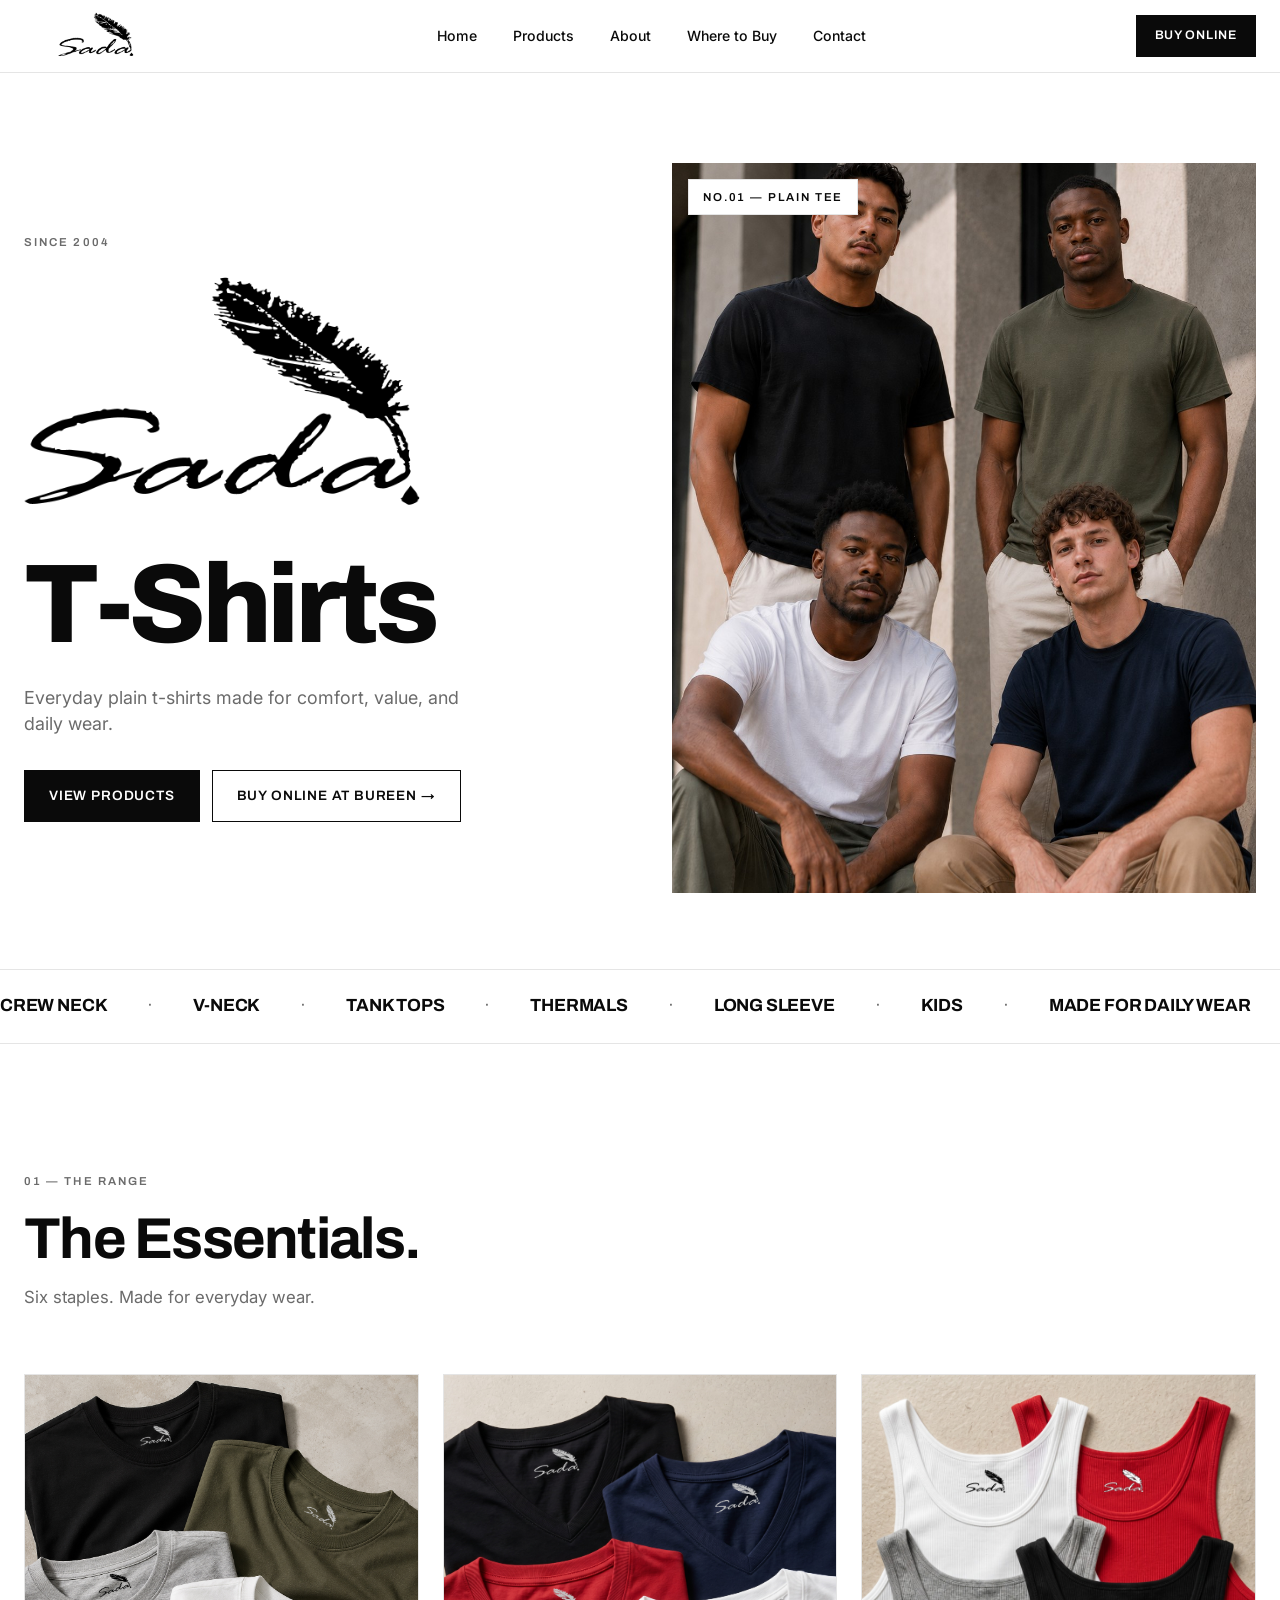
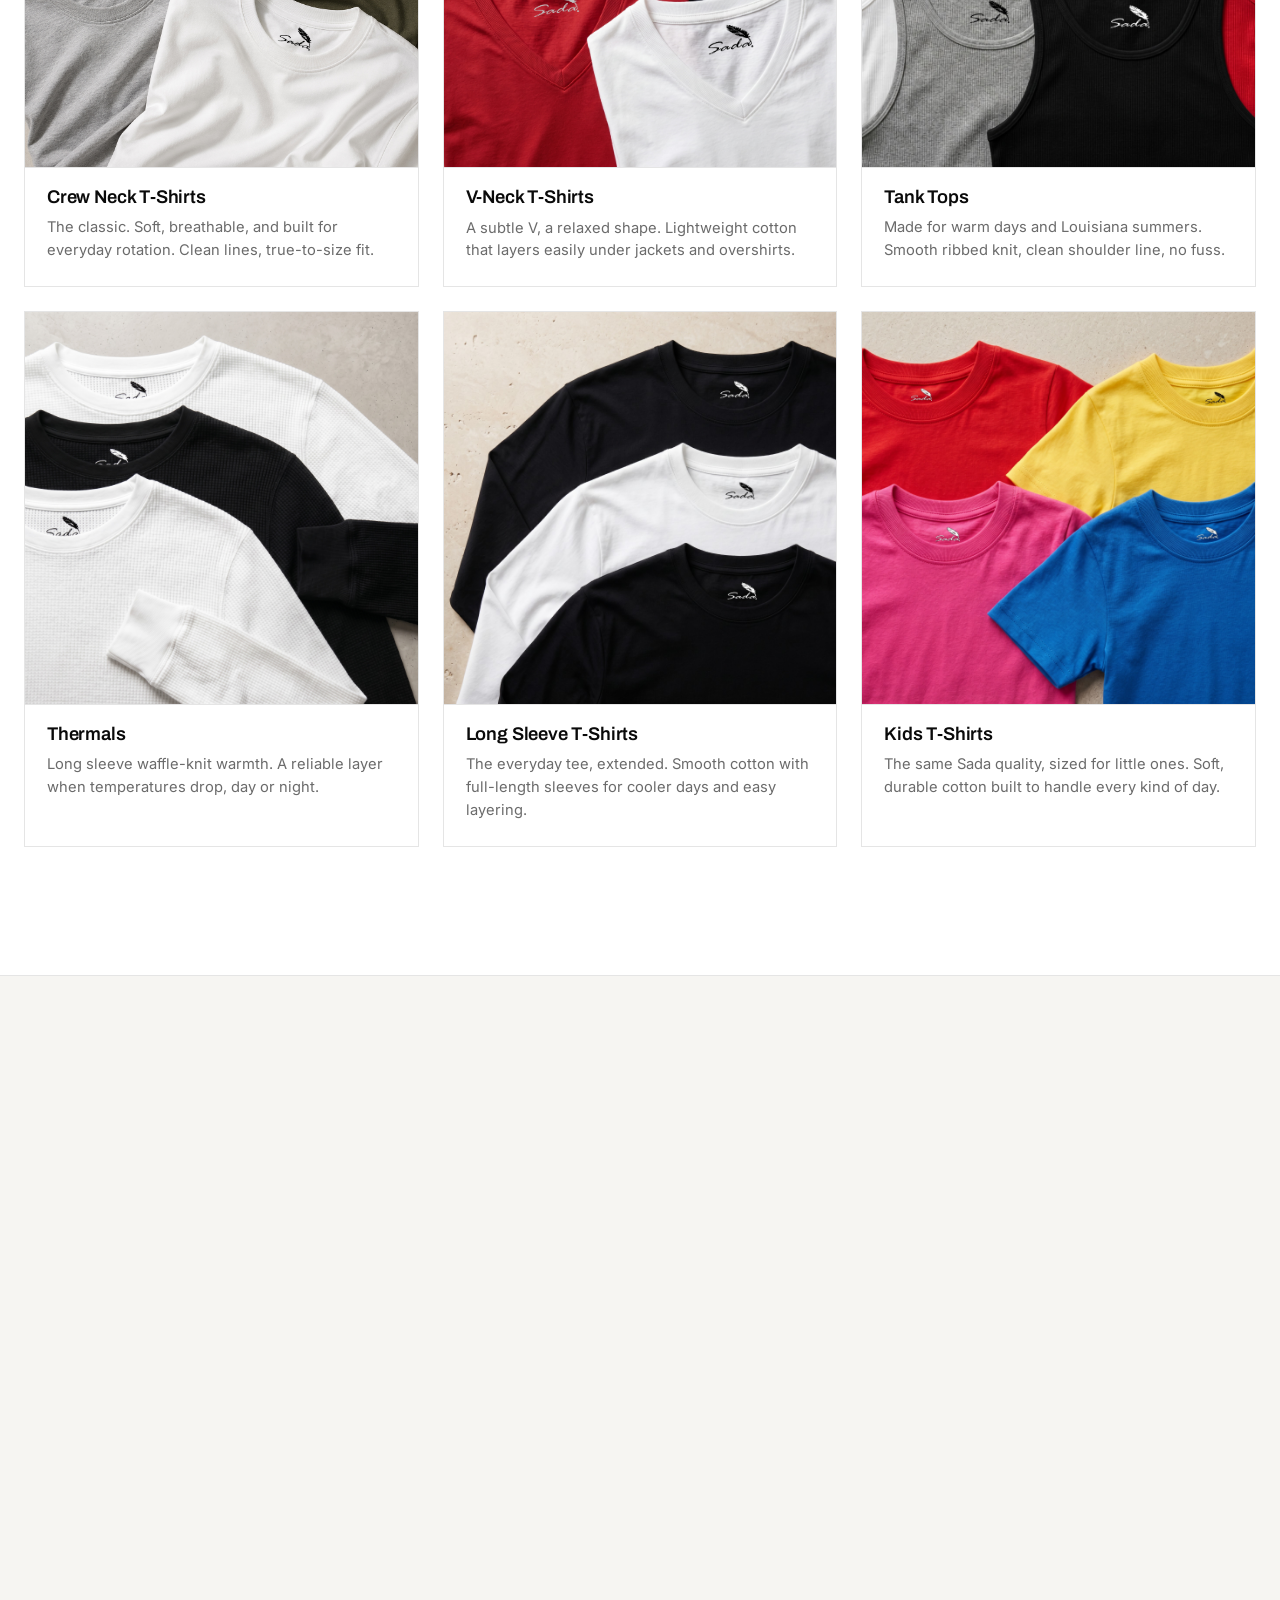
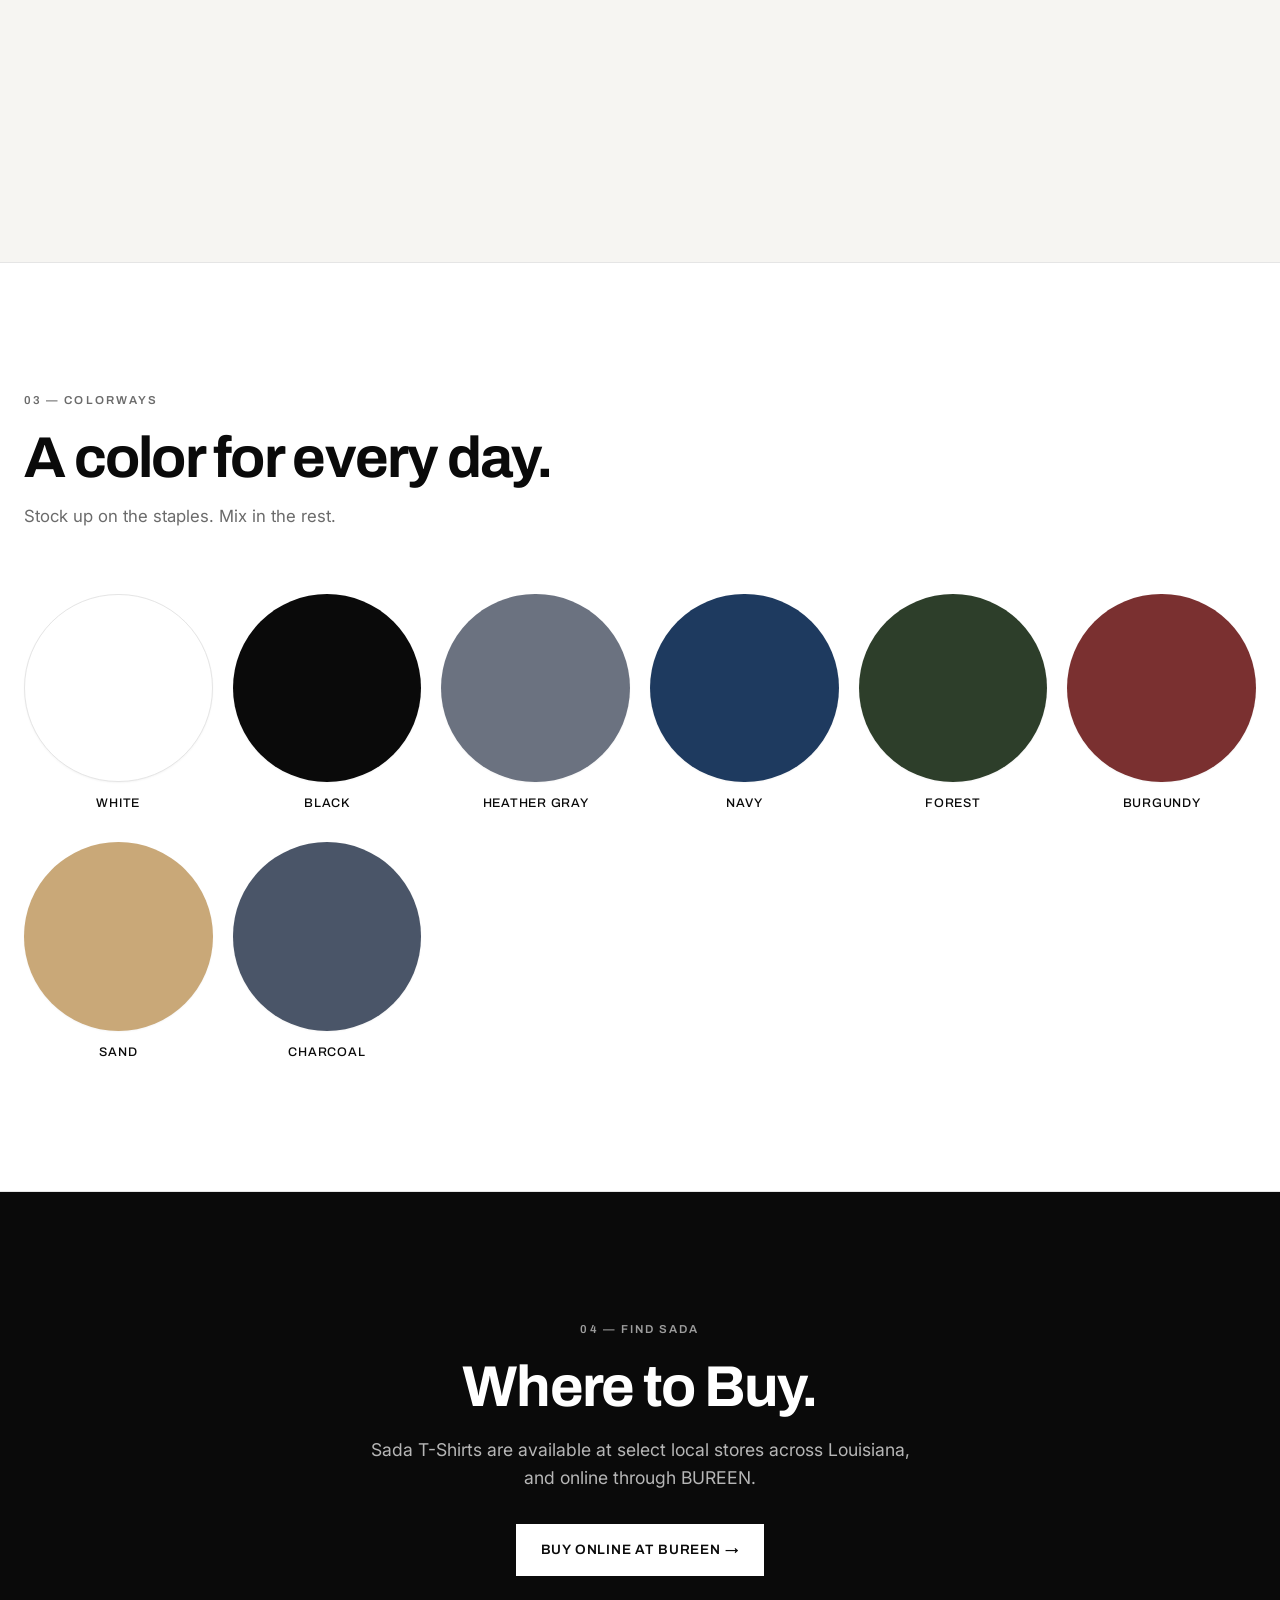
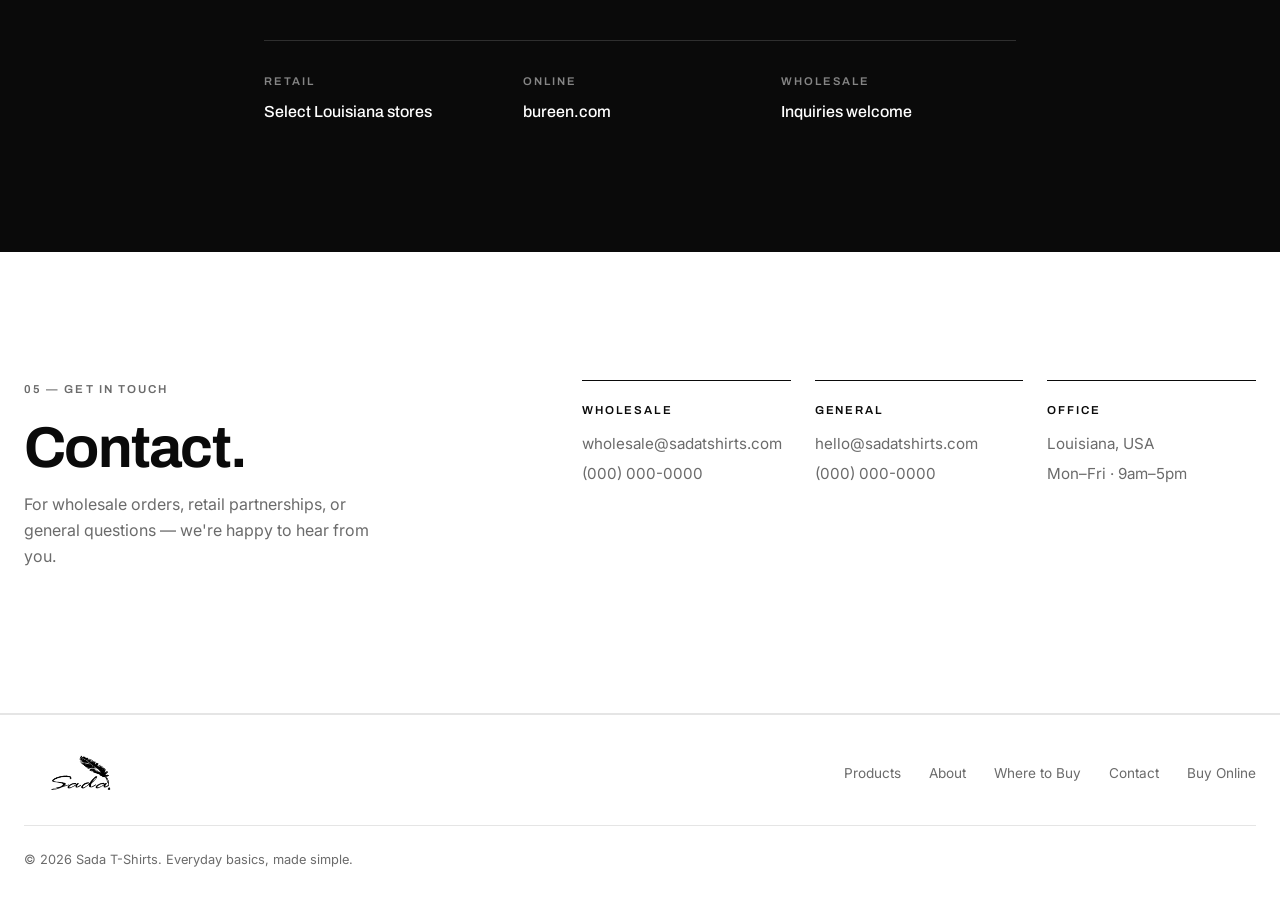
<file: index (7).html>
<!DOCTYPE html>
<html lang="en">
<head>
  <meta charset="UTF-8" />
  <meta name="viewport" content="width=device-width, initial-scale=1.0" />
  <title>Sada T-Shirts — Everyday Basics</title>
  <meta name="description" content="Sada T-Shirts. Everyday plain t-shirts made for comfort, value, and daily wear. Trusted across Louisiana." />
  <link rel="preconnect" href="https://fonts.googleapis.com">
  <link rel="preconnect" href="https://fonts.gstatic.com" crossorigin>
  <link href="https://fonts.googleapis.com/css2?family=Archivo:wght@400;500;600;700;800&family=Inter:wght@300;400;500;600&display=swap" rel="stylesheet">
  <link rel="stylesheet" href="style.css" />
</head>
<body>

  <!-- HEADER -->
  <header class="site-header" id="siteHeader">
    <div class="container header-inner">
      <a href="#home" class="logo" aria-label="Sada T-Shirts home">
        <span class="logo-pill">
          <img src="images/sada-logo.png" alt="Sada T-Shirts" />
        </span>
      </a>

      <nav class="nav" id="primaryNav" aria-label="Primary">
        <a href="#home">Home</a>
        <a href="#products">Products</a>
        <a href="#about">About</a>
        <a href="#where">Where to Buy</a>
        <a href="#contact">Contact</a>
      </nav>

      <div class="header-actions">
        <a href="https://bureen.com" target="_blank" rel="noopener" class="btn btn-dark btn-sm">Buy Online</a>
        <button class="menu-toggle" id="menuToggle" aria-label="Toggle menu" aria-expanded="false">
          <span></span><span></span><span></span>
        </button>
      </div>
    </div>
  </header>

  <!-- HERO -->
  <section class="hero" id="home">
    <div class="container hero-grid">
      <div class="hero-copy">
        <p class="eyebrow">Since 2004</p>
        <h1 class="hero-heading">
          <img src="images/sada-logo.png" alt="Sada" class="hero-logo" />
          <span class="hero-heading-text">T-Shirts</span>
        </h1>
        <p class="lede">Everyday plain t-shirts made for comfort, value, and daily wear.</p>
        <div class="hero-ctas">
          <a href="#products" class="btn btn-dark">View Products</a>
          <a href="https://bureen.com" target="_blank" rel="noopener" class="btn btn-outline">Buy Online at BUREEN →</a>
        </div>
      </div>
      <div class="hero-image">
        <img src="images/hero.jpg" alt="Sada T-Shirts" class="hero-photo" />
        <div class="hero-tag">No.01 — Plain Tee</div>
      </div>
    </div>
  </section>

  <!-- MARQUEE -->
  <div class="marquee" aria-hidden="true">
    <div class="marquee-track">
      <span>Crew Neck</span><span>·</span>
      <span>V-Neck</span><span>·</span>
      <span>Tank Tops</span><span>·</span>
      <span>Thermals</span><span>·</span>
      <span>Long Sleeve</span><span>·</span>
      <span>Kids</span><span>·</span>
      <span>Made for Daily Wear</span><span>·</span>
      <span>Crew Neck</span><span>·</span>
      <span>V-Neck</span><span>·</span>
      <span>Tank Tops</span><span>·</span>
      <span>Thermals</span><span>·</span>
      <span>Long Sleeve</span><span>·</span>
      <span>Kids</span><span>·</span>
      <span>Made for Daily Wear</span><span>·</span>
    </div>
  </div>

  <!-- PRODUCTS -->
  <section class="section" id="products">
    <div class="container">
      <div class="section-head">
        <p class="eyebrow">01 — The Range</p>
        <h2>The Essentials.</h2>
        <p class="section-sub">Six staples. Made for everyday wear.</p>
      </div>

      <div class="product-grid">
        <article class="product-card">
          <img src="images/crew-neck.jpg" alt="Crew Neck T-Shirts" class="product-photo" />
          <div class="product-body">
            <h3>Crew Neck T-Shirts</h3>
            <p>The classic. Soft, breathable, and built for everyday rotation. Clean lines, true-to-size fit.</p>
          </div>
        </article>

        <article class="product-card">
          <img src="images/v-neck.jpg" alt="V-Neck T-Shirts" class="product-photo" />
          <div class="product-body">
            <h3>V-Neck T-Shirts</h3>
            <p>A subtle V, a relaxed shape. Lightweight cotton that layers easily under jackets and overshirts.</p>
          </div>
        </article>

        <article class="product-card">
          <img src="images/tank-top.jpg" alt="Tank Tops" class="product-photo" />
          <div class="product-body">
            <h3>Tank Tops</h3>
            <p>Made for warm days and Louisiana summers. Smooth ribbed knit, clean shoulder line, no fuss.</p>
          </div>
        </article>

        <article class="product-card">
          <img src="images/thermal.jpg" alt="Thermals" class="product-photo" />
          <div class="product-body">
            <h3>Thermals</h3>
            <p>Long sleeve waffle-knit warmth. A reliable layer when temperatures drop, day or night.</p>
          </div>
        </article>

        <article class="product-card">
          <img src="images/long-sleeve.jpg" alt="Long Sleeve T-Shirts" class="product-photo" />
          <div class="product-body">
            <h3>Long Sleeve T-Shirts</h3>
            <p>The everyday tee, extended. Smooth cotton with full-length sleeves for cooler days and easy layering.</p>
          </div>
        </article>

        <article class="product-card">
          <img src="images/kids.jpg" alt="Kids T-Shirts" class="product-photo" />
          <div class="product-body">
            <h3>Kids T-Shirts</h3>
            <p>The same Sada quality, sized for little ones. Soft, durable cotton built to handle every kind of day.</p>
          </div>
        </article>
      </div>
    </div>
  </section>

  <!-- ABOUT -->
  <section class="section section-alt" id="about">
    <div class="container about-grid">
      <div class="about-image">
        <img src="images/about.jpg" alt="Sada T-Shirts" class="about-photo" />
      </div>
      <div class="about-copy">
        <p class="eyebrow">02 — Our Story</p>
        <h2>A trusted name in plain tees.</h2>
        <p>Sada T-Shirts is a familiar name across Louisiana — known on shop racks and in everyday closets as the dependable plain tee. We focus on the essentials: comfortable cotton, honest construction, and basics that hold up wash after wash.</p>
        <p>No trends. No noise. Just well-made everyday t-shirts you can count on, for any day of the week.</p>
        <ul class="about-points">
          <li><strong>Comfort first</strong> — soft, breathable cotton</li>
          <li><strong>Built to last</strong> — clean stitching, true-to-size fit</li>
          <li><strong>Local roots</strong> — proudly worn across Louisiana</li>
        </ul>
      </div>
    </div>
  </section>

  <!-- COLORS -->
  <section class="section" id="colors">
    <div class="container">
      <div class="section-head">
        <p class="eyebrow">03 — Colorways</p>
        <h2>A color for every day.</h2>
        <p class="section-sub">Stock up on the staples. Mix in the rest.</p>
      </div>

      <div class="color-grid">
        <div class="color-card"><span class="swatch" style="background:#ffffff; border:1px solid #e5e5e5;"></span><p>White</p></div>
        <div class="color-card"><span class="swatch" style="background:#0a0a0a;"></span><p>Black</p></div>
        <div class="color-card"><span class="swatch" style="background:#6b7280;"></span><p>Heather Gray</p></div>
        <div class="color-card"><span class="swatch" style="background:#1e3a5f;"></span><p>Navy</p></div>
        <div class="color-card"><span class="swatch" style="background:#2d3e2a;"></span><p>Forest</p></div>
        <div class="color-card"><span class="swatch" style="background:#7a3030;"></span><p>Burgundy</p></div>
        <div class="color-card"><span class="swatch" style="background:#c9a878;"></span><p>Sand</p></div>
        <div class="color-card"><span class="swatch" style="background:#4a5568;"></span><p>Charcoal</p></div>
      </div>
    </div>
  </section>

  <!-- WHERE TO BUY -->
  <section class="section section-dark" id="where">
    <div class="container where-inner">
      <p class="eyebrow eyebrow-light">04 — Find Sada</p>
      <h2>Where to Buy.</h2>
      <p class="where-text">Sada T-Shirts are available at select local stores across Louisiana, and online through BUREEN.</p>
      <a href="https://bureen.com" target="_blank" rel="noopener" class="btn btn-light">Buy Online at BUREEN →</a>
      <div class="where-meta">
        <div><span>Retail</span><p>Select Louisiana stores</p></div>
        <div><span>Online</span><p>bureen.com</p></div>
        <div><span>Wholesale</span><p>Inquiries welcome</p></div>
      </div>
    </div>
  </section>

  <!-- CONTACT -->
  <section class="section" id="contact">
    <div class="container contact-grid">
      <div class="contact-head">
        <p class="eyebrow">05 — Get in Touch</p>
        <h2>Contact.</h2>
        <p>For wholesale orders, retail partnerships, or general questions — we're happy to hear from you.</p>
      </div>
      <div class="contact-info">
        <div class="contact-block">
          <span class="contact-label">Wholesale</span>
          <p>wholesale@sadatshirts.com</p>
          <p>(000) 000-0000</p>
        </div>
        <div class="contact-block">
          <span class="contact-label">General</span>
          <p>hello@sadatshirts.com</p>
          <p>(000) 000-0000</p>
        </div>
        <div class="contact-block">
          <span class="contact-label">Office</span>
          <p>Louisiana, USA</p>
          <p>Mon–Fri · 9am–5pm</p>
        </div>
      </div>
    </div>
  </section>

  <!-- FOOTER -->
  <footer class="site-footer">
    <div class="container footer-inner">
      <div class="footer-brand">
        <span class="logo-pill logo-pill-sm">
          <img src="images/sada-logo.png" alt="Sada T-Shirts" />
        </span>
      </div>
      <nav class="footer-nav" aria-label="Footer">
        <a href="#products">Products</a>
        <a href="#about">About</a>
        <a href="#where">Where to Buy</a>
        <a href="#contact">Contact</a>
        <a href="https://bureen.com" target="_blank" rel="noopener">Buy Online</a>
      </nav>
      <p class="footer-copy">© <span id="year"></span> Sada T-Shirts. Everyday basics, made simple.</p>
    </div>
  </footer>

  <script src="script.js"></script>
</body>
</html>
</file>
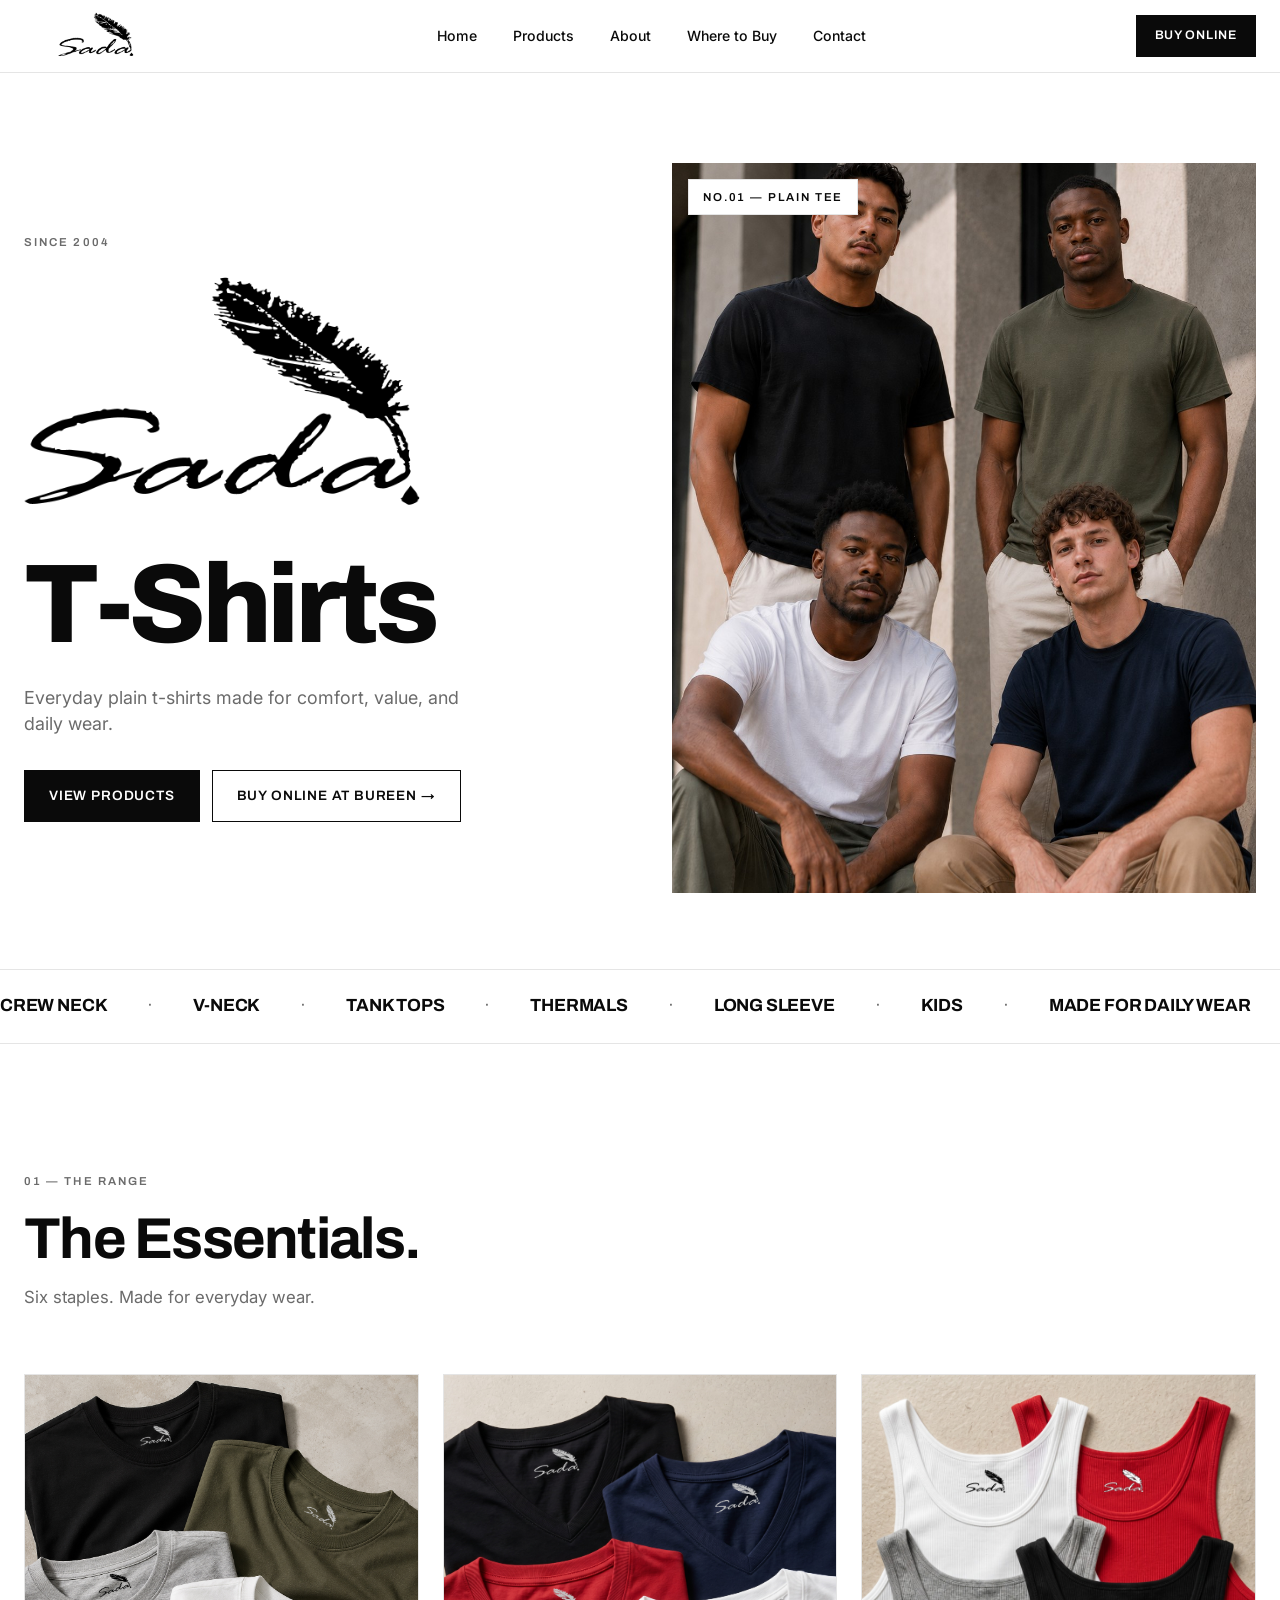
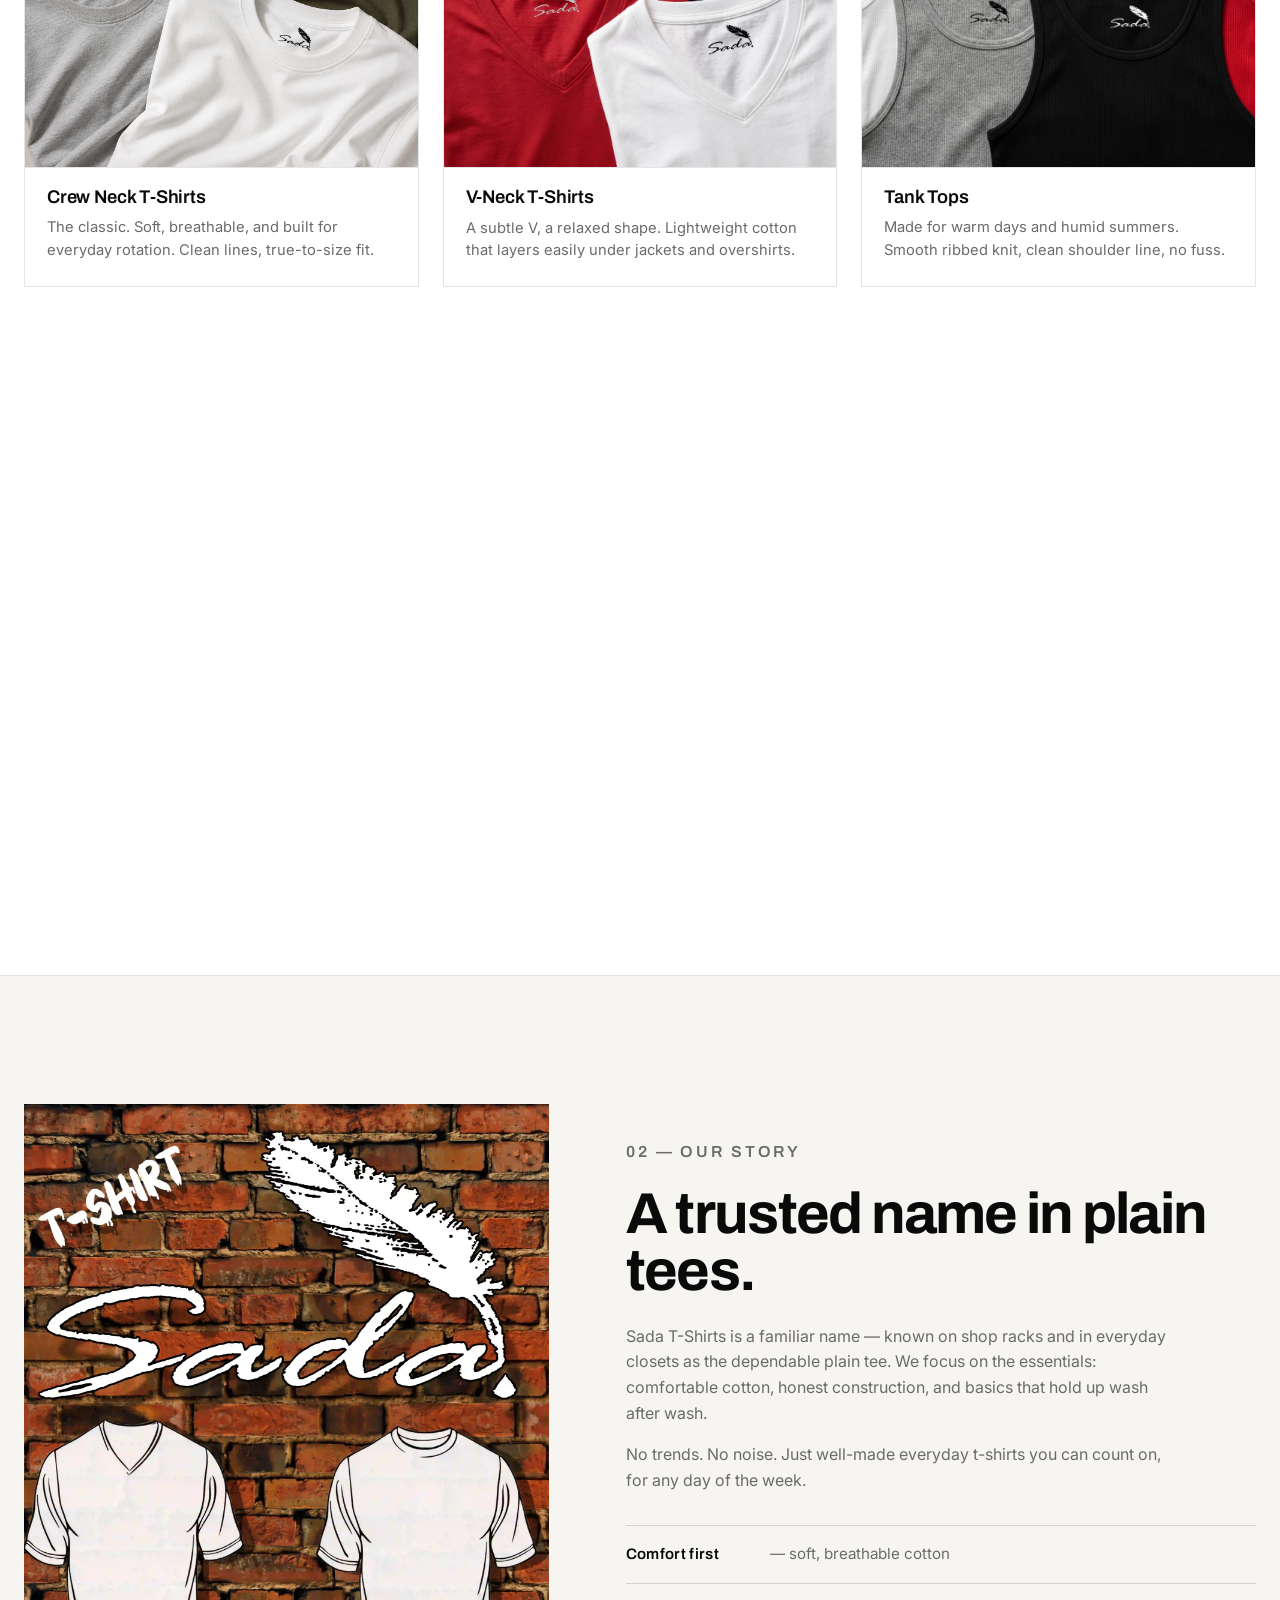
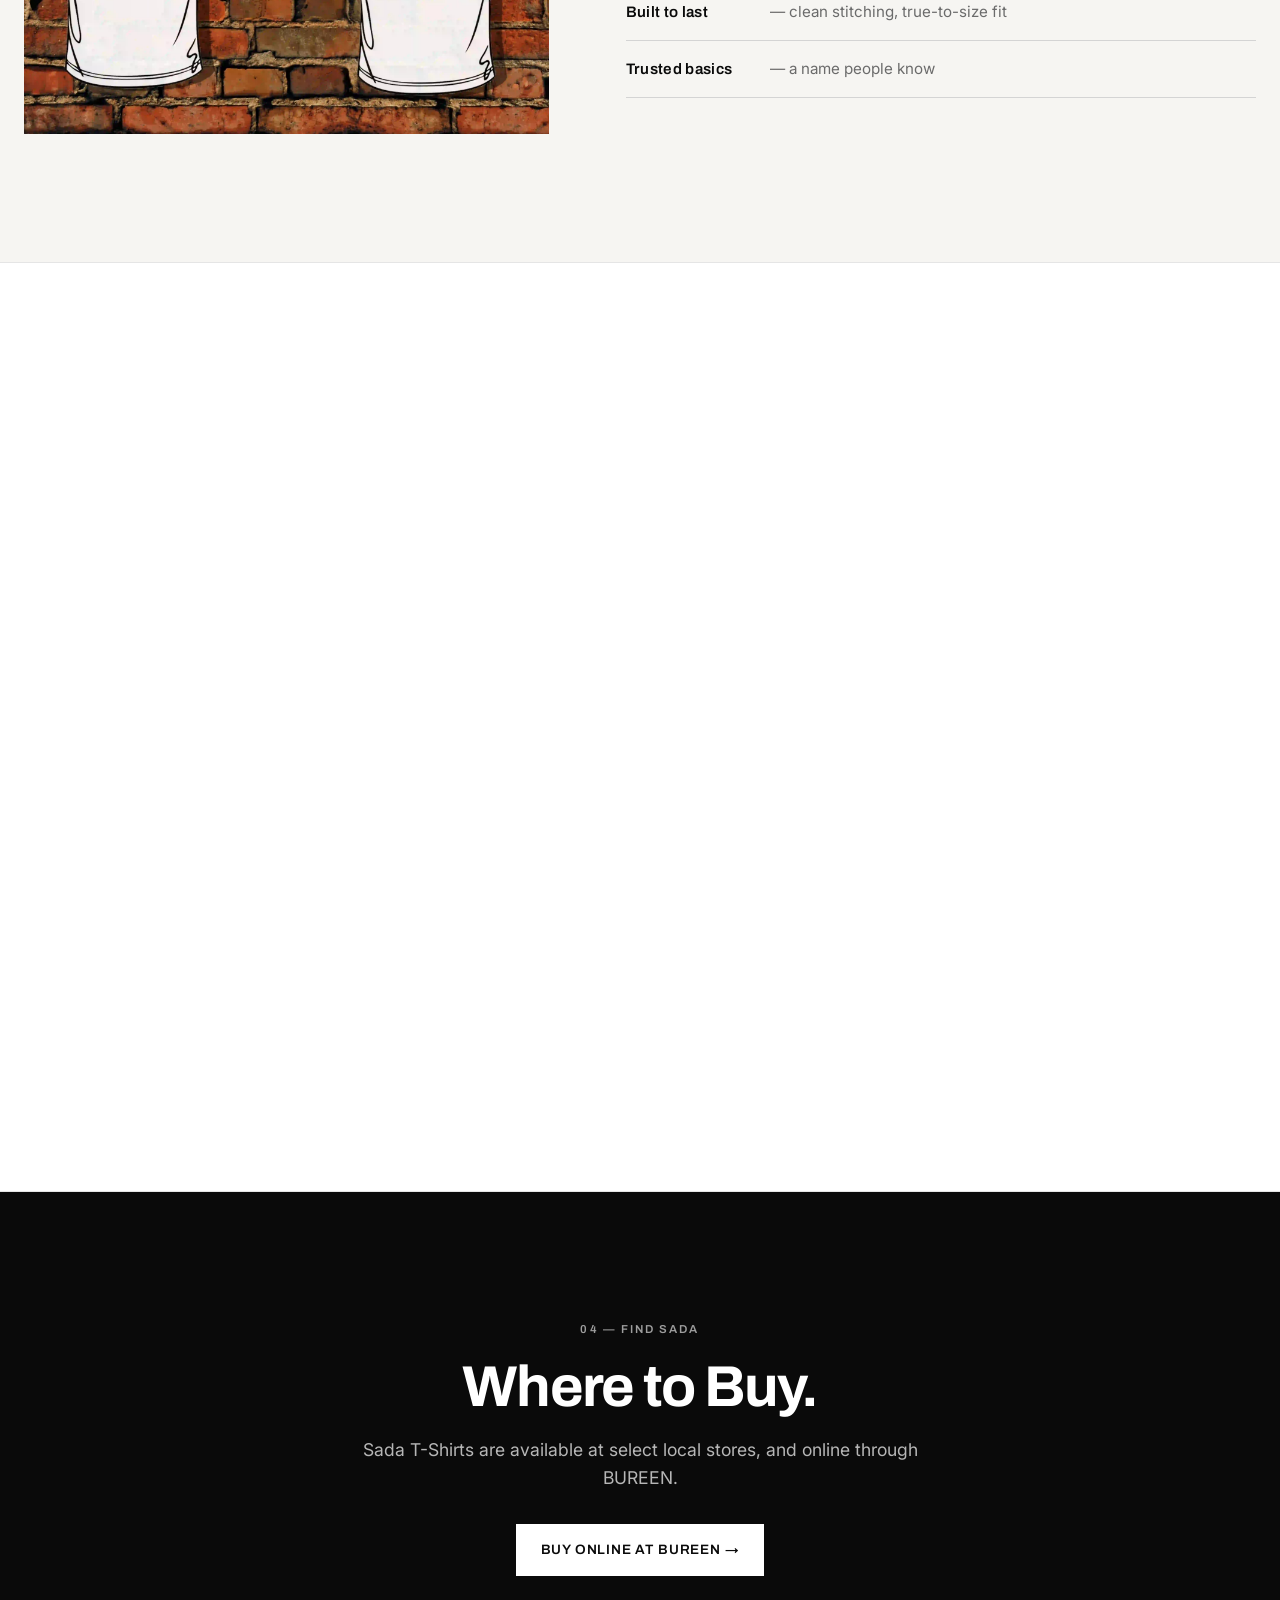
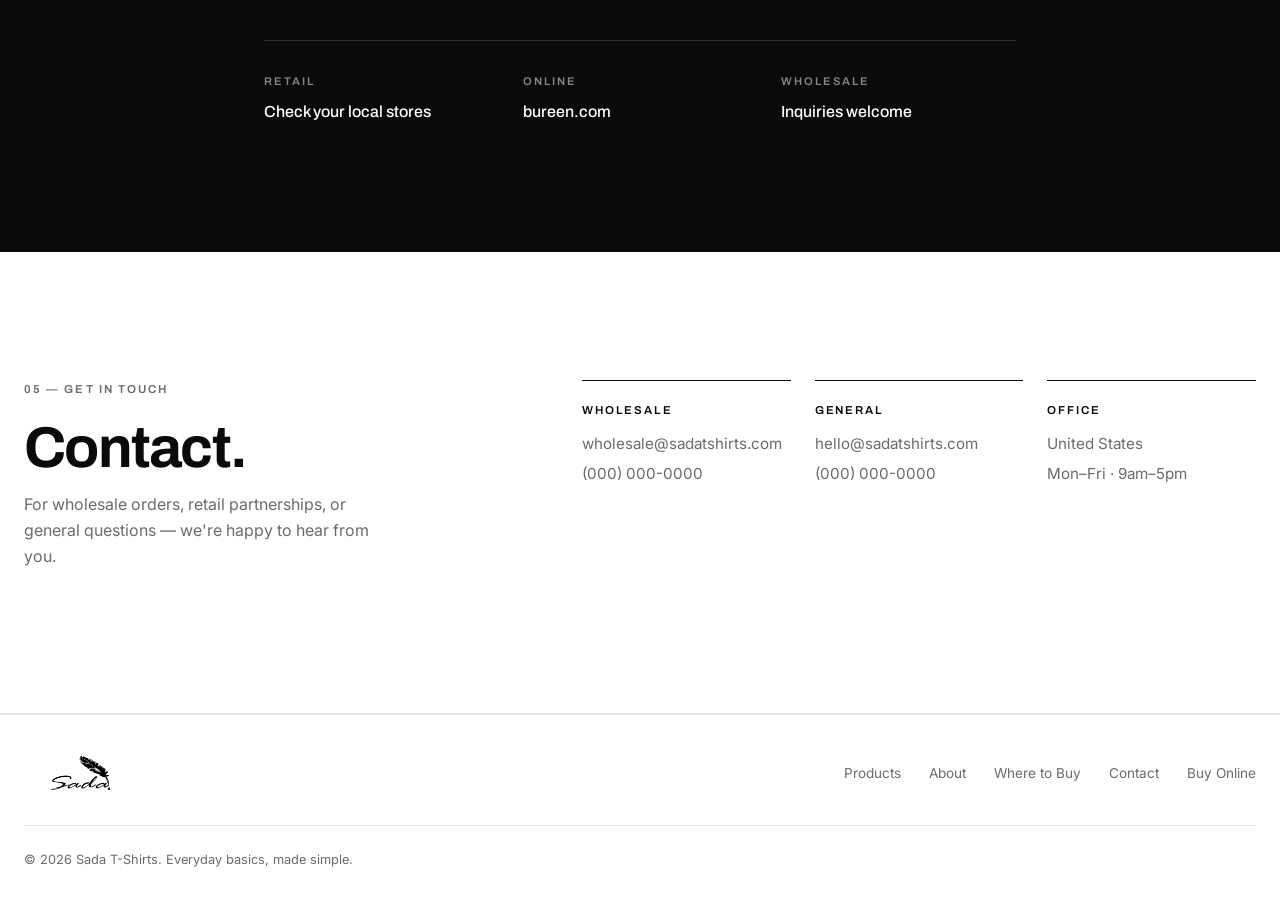
<file: index (8).html>
<!DOCTYPE html>
<html lang="en">
<head>
  <meta charset="UTF-8" />
  <meta name="viewport" content="width=device-width, initial-scale=1.0" />
  <title>Sada T-Shirts — Everyday Basics</title>
  <meta name="description" content="Sada T-Shirts. Everyday plain t-shirts made for comfort, value, and daily wear." />
  <link rel="preconnect" href="https://fonts.googleapis.com">
  <link rel="preconnect" href="https://fonts.gstatic.com" crossorigin>
  <link href="https://fonts.googleapis.com/css2?family=Archivo:wght@400;500;600;700;800&family=Inter:wght@300;400;500;600&display=swap" rel="stylesheet">
  <link rel="stylesheet" href="style.css" />
</head>
<body>

  <!-- HEADER -->
  <header class="site-header" id="siteHeader">
    <div class="container header-inner">
      <a href="#home" class="logo" aria-label="Sada T-Shirts home">
        <span class="logo-pill">
          <img src="images/sada-logo.png" alt="Sada T-Shirts" />
        </span>
      </a>

      <nav class="nav" id="primaryNav" aria-label="Primary">
        <a href="#home">Home</a>
        <a href="#products">Products</a>
        <a href="#about">About</a>
        <a href="#where">Where to Buy</a>
        <a href="#contact">Contact</a>
      </nav>

      <div class="header-actions">
        <a href="https://bureen.com" target="_blank" rel="noopener" class="btn btn-dark btn-sm">Buy Online</a>
        <button class="menu-toggle" id="menuToggle" aria-label="Toggle menu" aria-expanded="false">
          <span></span><span></span><span></span>
        </button>
      </div>
    </div>
  </header>

  <!-- HERO -->
  <section class="hero" id="home">
    <div class="container hero-grid">
      <div class="hero-copy">
        <p class="eyebrow">Since 2004</p>
        <h1 class="hero-heading">
          <img src="images/sada-logo.png" alt="Sada" class="hero-logo" />
          <span class="hero-heading-text">T-Shirts</span>
        </h1>
        <p class="lede">Everyday plain t-shirts made for comfort, value, and daily wear.</p>
        <div class="hero-ctas">
          <a href="#products" class="btn btn-dark">View Products</a>
          <a href="https://bureen.com" target="_blank" rel="noopener" class="btn btn-outline">Buy Online at BUREEN →</a>
        </div>
      </div>
      <div class="hero-image">
        <img src="images/hero.jpg" alt="Sada T-Shirts" class="hero-photo" />
        <div class="hero-tag">No.01 — Plain Tee</div>
      </div>
    </div>
  </section>

  <!-- MARQUEE -->
  <div class="marquee" aria-hidden="true">
    <div class="marquee-track">
      <span>Crew Neck</span><span>·</span>
      <span>V-Neck</span><span>·</span>
      <span>Tank Tops</span><span>·</span>
      <span>Thermals</span><span>·</span>
      <span>Long Sleeve</span><span>·</span>
      <span>Kids</span><span>·</span>
      <span>Made for Daily Wear</span><span>·</span>
      <span>Crew Neck</span><span>·</span>
      <span>V-Neck</span><span>·</span>
      <span>Tank Tops</span><span>·</span>
      <span>Thermals</span><span>·</span>
      <span>Long Sleeve</span><span>·</span>
      <span>Kids</span><span>·</span>
      <span>Made for Daily Wear</span><span>·</span>
    </div>
  </div>

  <!-- PRODUCTS -->
  <section class="section" id="products">
    <div class="container">
      <div class="section-head">
        <p class="eyebrow">01 — The Range</p>
        <h2>The Essentials.</h2>
        <p class="section-sub">Six staples. Made for everyday wear.</p>
      </div>

      <div class="product-grid">
        <article class="product-card">
          <img src="images/crew-neck.jpg" alt="Crew Neck T-Shirts" class="product-photo" />
          <div class="product-body">
            <h3>Crew Neck T-Shirts</h3>
            <p>The classic. Soft, breathable, and built for everyday rotation. Clean lines, true-to-size fit.</p>
          </div>
        </article>

        <article class="product-card">
          <img src="images/v-neck.jpg" alt="V-Neck T-Shirts" class="product-photo" />
          <div class="product-body">
            <h3>V-Neck T-Shirts</h3>
            <p>A subtle V, a relaxed shape. Lightweight cotton that layers easily under jackets and overshirts.</p>
          </div>
        </article>

        <article class="product-card">
          <img src="images/tank-top.jpg" alt="Tank Tops" class="product-photo" />
          <div class="product-body">
            <h3>Tank Tops</h3>
            <p>Made for warm days and humid summers. Smooth ribbed knit, clean shoulder line, no fuss.</p>
          </div>
        </article>

        <article class="product-card">
          <img src="images/thermal.jpg" alt="Thermals" class="product-photo" />
          <div class="product-body">
            <h3>Thermals</h3>
            <p>Long sleeve waffle-knit warmth. A reliable layer when temperatures drop, day or night.</p>
          </div>
        </article>

        <article class="product-card">
          <img src="images/long-sleeve.jpg" alt="Long Sleeve T-Shirts" class="product-photo" />
          <div class="product-body">
            <h3>Long Sleeve T-Shirts</h3>
            <p>The everyday tee, extended. Smooth cotton with full-length sleeves for cooler days and easy layering.</p>
          </div>
        </article>

        <article class="product-card">
          <img src="images/kids.jpg" alt="Kids T-Shirts" class="product-photo" />
          <div class="product-body">
            <h3>Kids T-Shirts</h3>
            <p>The same Sada quality, sized for little ones. Soft, durable cotton built to handle every kind of day.</p>
          </div>
        </article>
      </div>
    </div>
  </section>

  <!-- ABOUT -->
  <section class="section section-alt" id="about">
    <div class="container about-grid">
      <div class="about-image">
        <img src="images/about.jpg" alt="Sada T-Shirts" class="about-photo" />
      </div>
      <div class="about-copy">
        <p class="eyebrow">02 — Our Story</p>
        <h2>A trusted name in plain tees.</h2>
        <p>Sada T-Shirts is a familiar name — known on shop racks and in everyday closets as the dependable plain tee. We focus on the essentials: comfortable cotton, honest construction, and basics that hold up wash after wash.</p>
        <p>No trends. No noise. Just well-made everyday t-shirts you can count on, for any day of the week.</p>
        <ul class="about-points">
          <li><strong>Comfort first</strong> — soft, breathable cotton</li>
          <li><strong>Built to last</strong> — clean stitching, true-to-size fit</li>
          <li><strong>Trusted basics</strong> — a name people know</li>
        </ul>
      </div>
    </div>
  </section>

  <!-- COLORS -->
  <section class="section" id="colors">
    <div class="container">
      <div class="section-head">
        <p class="eyebrow">03 — Colorways</p>
        <h2>A color for every day.</h2>
        <p class="section-sub">Stock up on the staples. Mix in the rest.</p>
      </div>

      <div class="color-grid">
        <div class="color-card"><span class="swatch" style="background:#ffffff; border:1px solid #e5e5e5;"></span><p>White</p></div>
        <div class="color-card"><span class="swatch" style="background:#0a0a0a;"></span><p>Black</p></div>
        <div class="color-card"><span class="swatch" style="background:#6b7280;"></span><p>Heather Gray</p></div>
        <div class="color-card"><span class="swatch" style="background:#1e3a5f;"></span><p>Navy</p></div>
        <div class="color-card"><span class="swatch" style="background:#2d3e2a;"></span><p>Forest</p></div>
        <div class="color-card"><span class="swatch" style="background:#7a3030;"></span><p>Burgundy</p></div>
        <div class="color-card"><span class="swatch" style="background:#c9a878;"></span><p>Sand</p></div>
        <div class="color-card"><span class="swatch" style="background:#4a5568;"></span><p>Charcoal</p></div>
      </div>
    </div>
  </section>

  <!-- WHERE TO BUY -->
  <section class="section section-dark" id="where">
    <div class="container where-inner">
      <p class="eyebrow eyebrow-light">04 — Find Sada</p>
      <h2>Where to Buy.</h2>
      <p class="where-text">Sada T-Shirts are available at select local stores, and online through BUREEN.</p>
      <a href="https://bureen.com" target="_blank" rel="noopener" class="btn btn-light">Buy Online at BUREEN →</a>
      <div class="where-meta">
        <div><span>Retail</span><p>Check your local stores</p></div>
        <div><span>Online</span><p>bureen.com</p></div>
        <div><span>Wholesale</span><p>Inquiries welcome</p></div>
      </div>
    </div>
  </section>

  <!-- CONTACT -->
  <section class="section" id="contact">
    <div class="container contact-grid">
      <div class="contact-head">
        <p class="eyebrow">05 — Get in Touch</p>
        <h2>Contact.</h2>
        <p>For wholesale orders, retail partnerships, or general questions — we're happy to hear from you.</p>
      </div>
      <div class="contact-info">
        <div class="contact-block">
          <span class="contact-label">Wholesale</span>
          <p>wholesale@sadatshirts.com</p>
          <p>(000) 000-0000</p>
        </div>
        <div class="contact-block">
          <span class="contact-label">General</span>
          <p>hello@sadatshirts.com</p>
          <p>(000) 000-0000</p>
        </div>
        <div class="contact-block">
          <span class="contact-label">Office</span>
          <p>United States</p>
          <p>Mon–Fri · 9am–5pm</p>
        </div>
      </div>
    </div>
  </section>

  <!-- FOOTER -->
  <footer class="site-footer">
    <div class="container footer-inner">
      <div class="footer-brand">
        <span class="logo-pill logo-pill-sm">
          <img src="images/sada-logo.png" alt="Sada T-Shirts" />
        </span>
      </div>
      <nav class="footer-nav" aria-label="Footer">
        <a href="#products">Products</a>
        <a href="#about">About</a>
        <a href="#where">Where to Buy</a>
        <a href="#contact">Contact</a>
        <a href="https://bureen.com" target="_blank" rel="noopener">Buy Online</a>
      </nav>
      <p class="footer-copy">© <span id="year"></span> Sada T-Shirts. Everyday basics, made simple.</p>
    </div>
  </footer>

  <script src="script.js"></script>
</body>
</html>
</file>
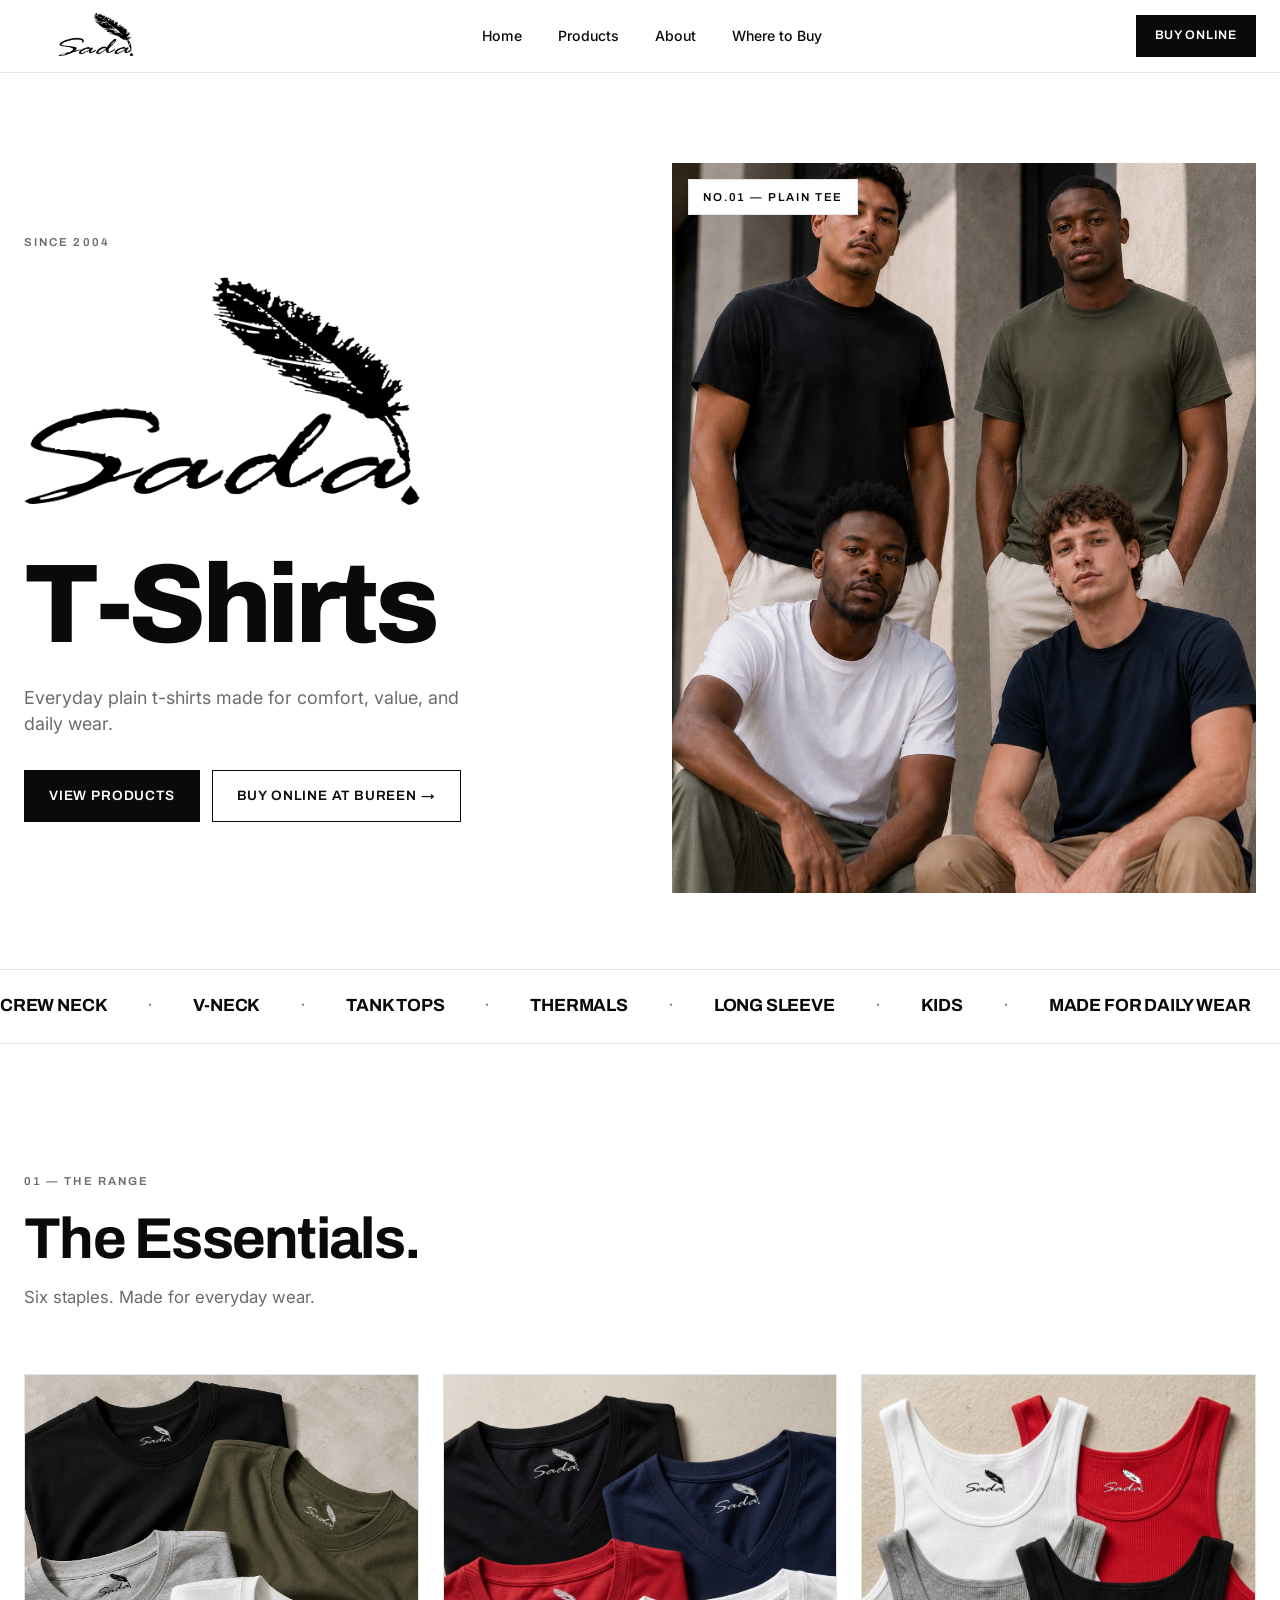
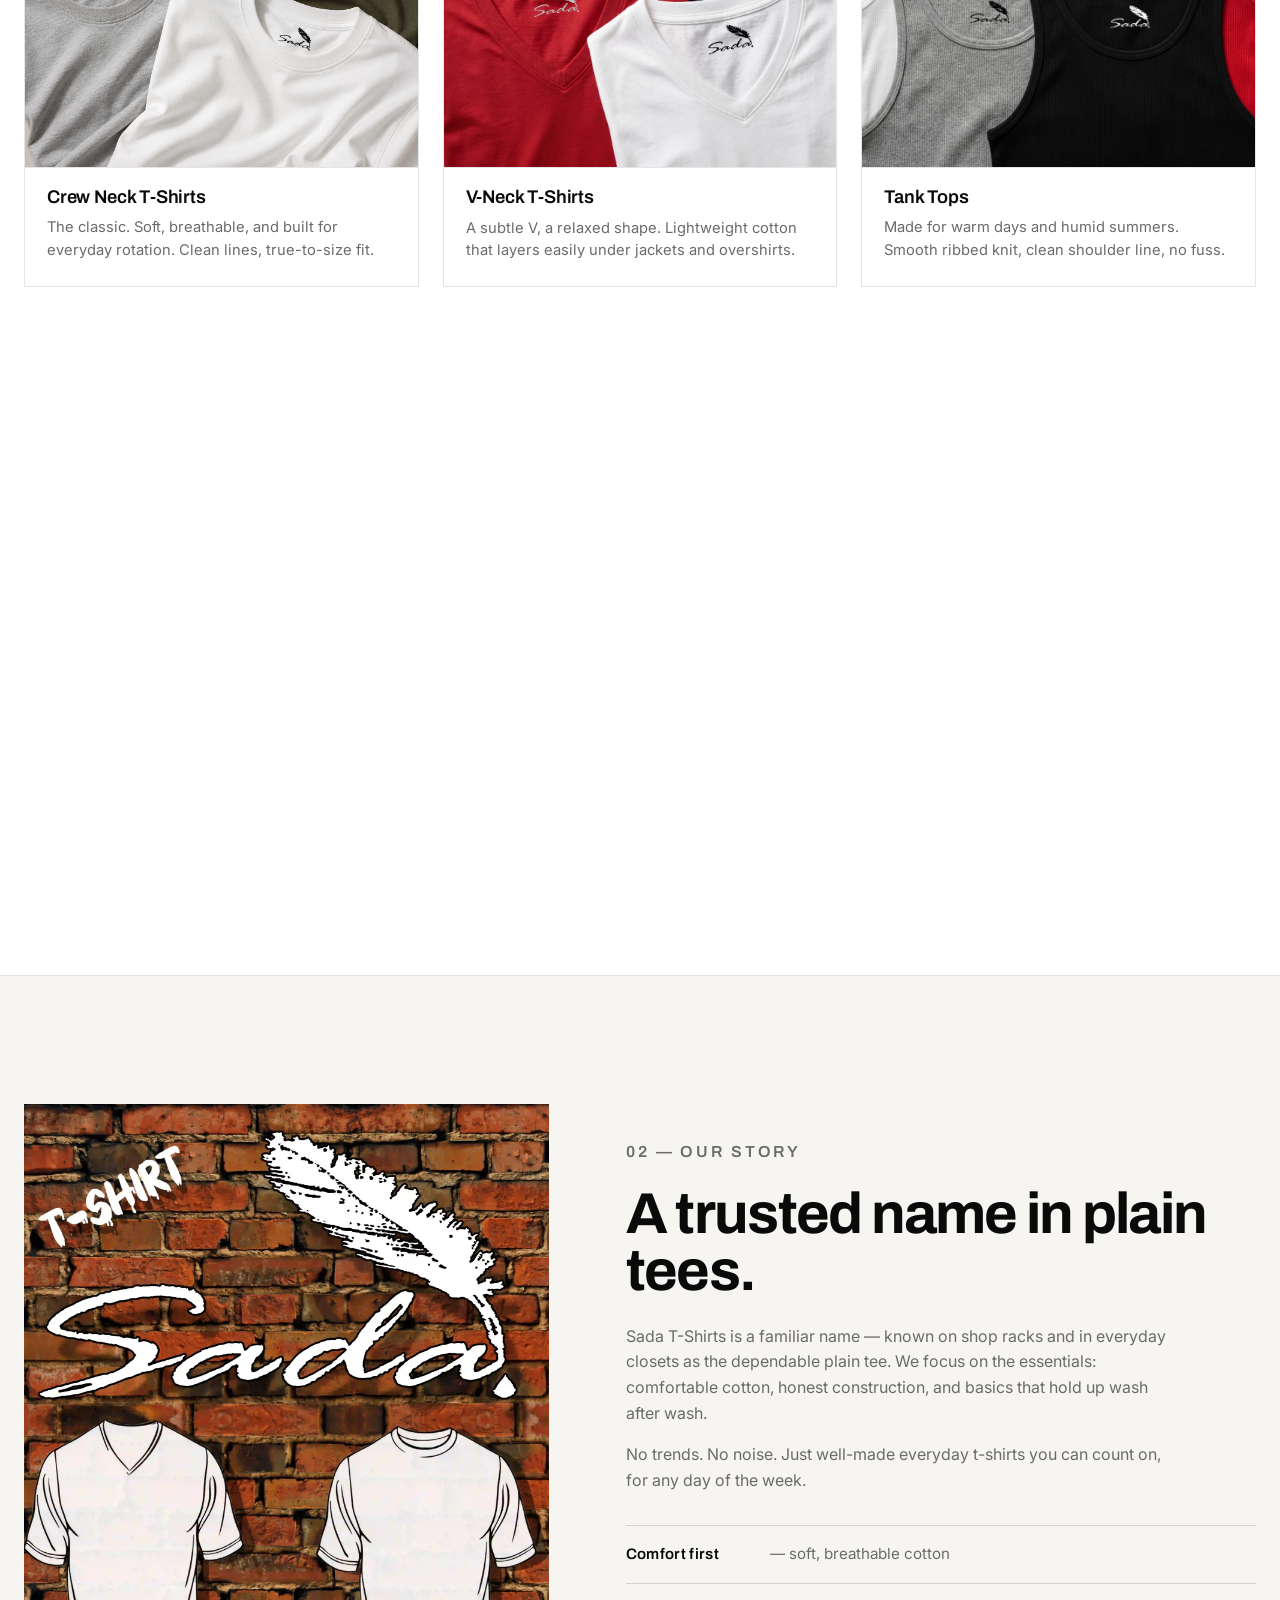
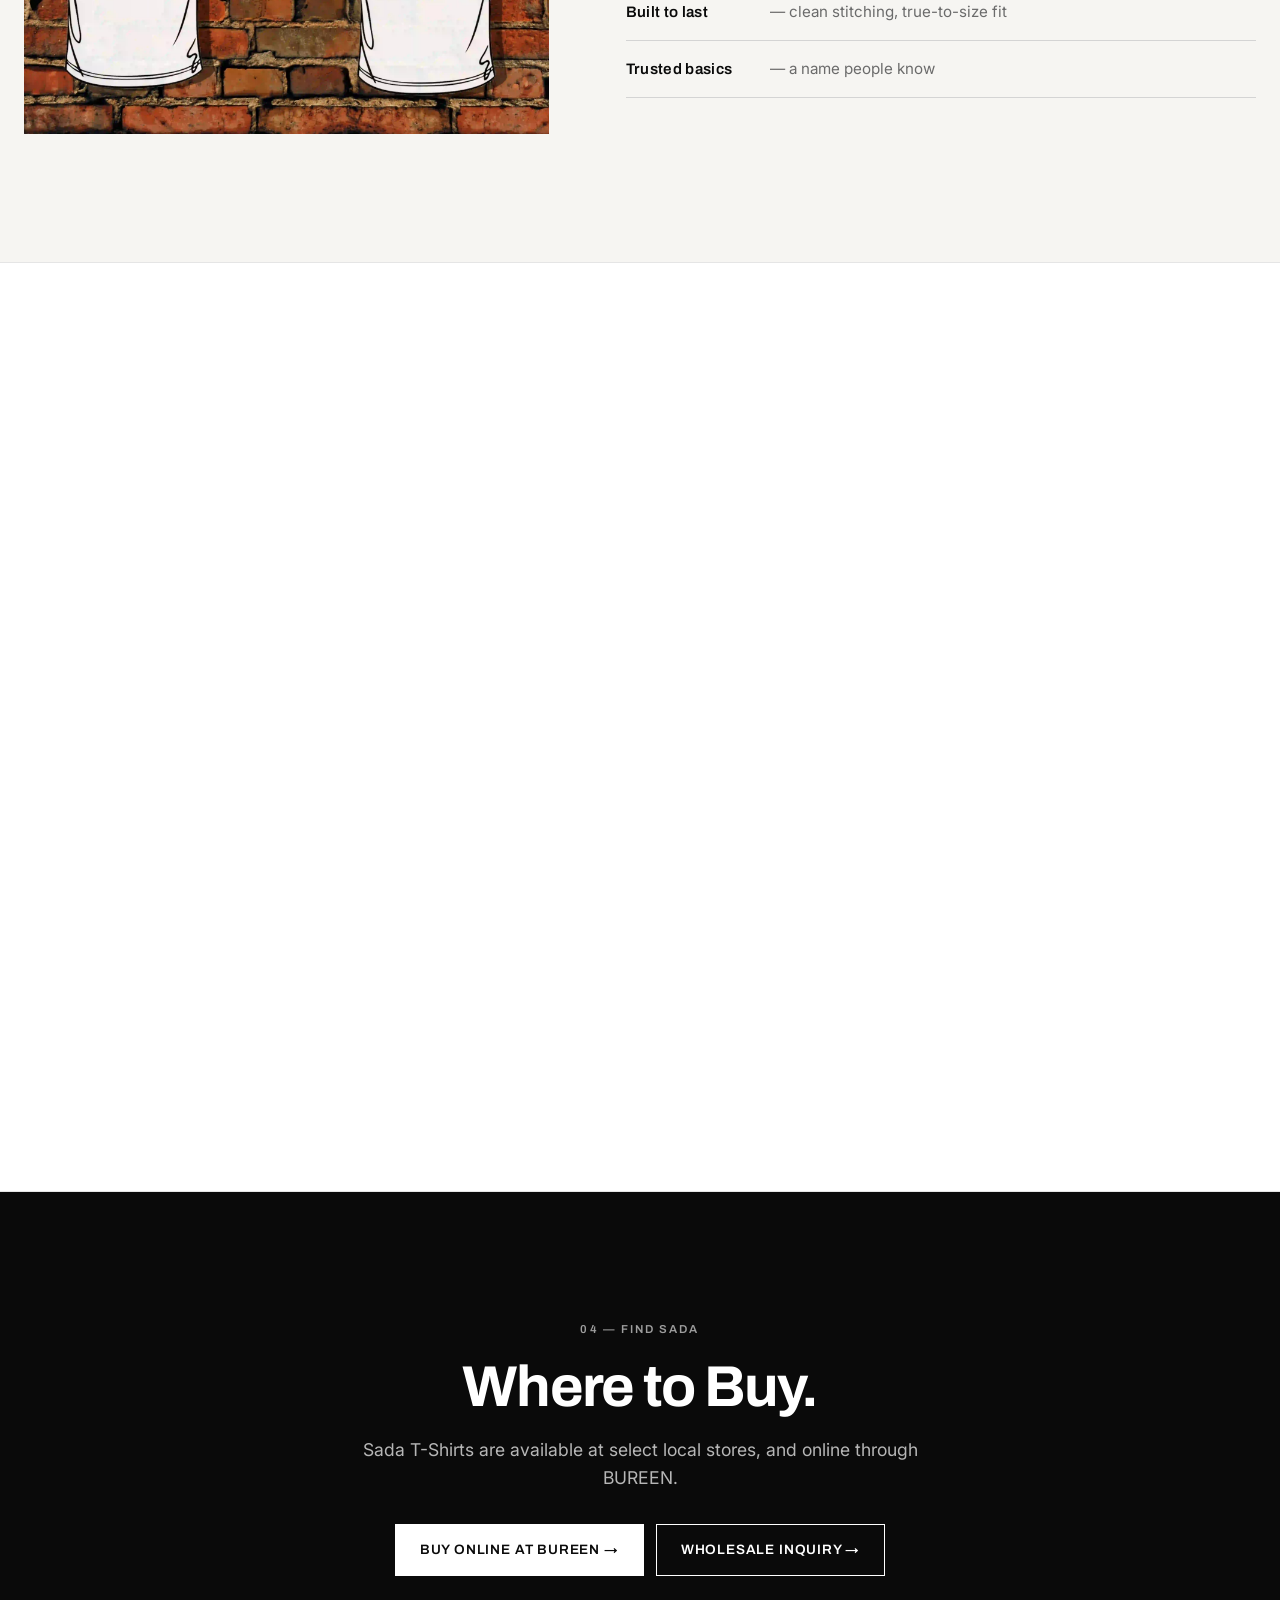
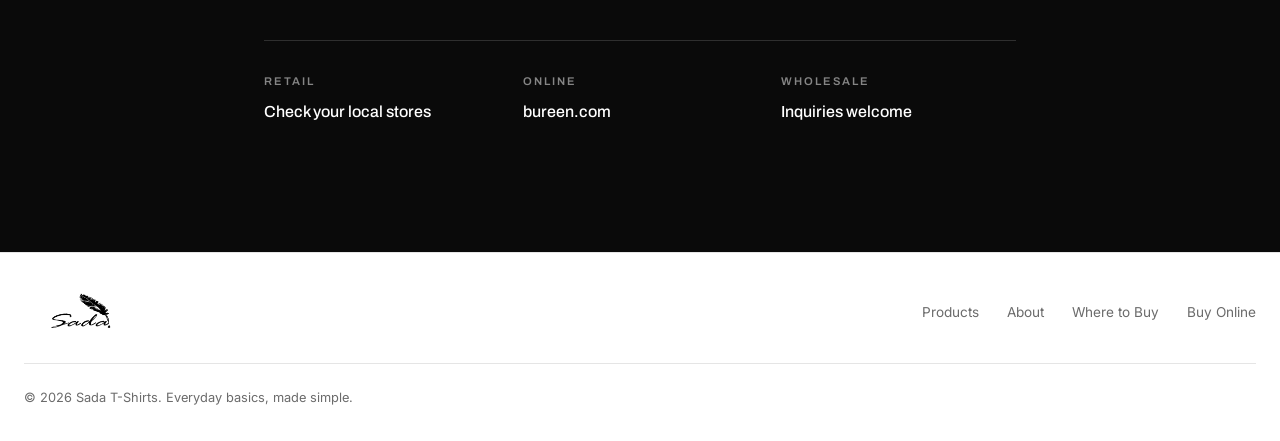
<file: index (9).html>
<!DOCTYPE html>
<html lang="en">
<head>
  <meta charset="UTF-8" />
  <meta name="viewport" content="width=device-width, initial-scale=1.0" />
  <title>Sada T-Shirts — Everyday Basics</title>
  <meta name="description" content="Sada T-Shirts. Everyday plain t-shirts made for comfort, value, and daily wear." />
  <link rel="preconnect" href="https://fonts.googleapis.com">
  <link rel="preconnect" href="https://fonts.gstatic.com" crossorigin>
  <link href="https://fonts.googleapis.com/css2?family=Archivo:wght@400;500;600;700;800&family=Inter:wght@300;400;500;600&display=swap" rel="stylesheet">
  <link rel="stylesheet" href="style.css" />
</head>
<body>

  <!-- HEADER -->
  <header class="site-header" id="siteHeader">
    <div class="container header-inner">
      <a href="#home" class="logo" aria-label="Sada T-Shirts home">
        <span class="logo-pill">
          <img src="images/sada-logo.png" alt="Sada T-Shirts" />
        </span>
      </a>

      <nav class="nav" id="primaryNav" aria-label="Primary">
        <a href="#home">Home</a>
        <a href="#products">Products</a>
        <a href="#about">About</a>
        <a href="#where">Where to Buy</a>
      </nav>

      <div class="header-actions">
        <a href="https://bureen.com" target="_blank" rel="noopener" class="btn btn-dark btn-sm">Buy Online</a>
        <button class="menu-toggle" id="menuToggle" aria-label="Toggle menu" aria-expanded="false">
          <span></span><span></span><span></span>
        </button>
      </div>
    </div>
  </header>

  <!-- HERO -->
  <section class="hero" id="home">
    <div class="container hero-grid">
      <div class="hero-copy">
        <p class="eyebrow">Since 2004</p>
        <h1 class="hero-heading">
          <img src="images/sada-logo.png" alt="Sada" class="hero-logo" />
          <span class="hero-heading-text">T-Shirts</span>
        </h1>
        <p class="lede">Everyday plain t-shirts made for comfort, value, and daily wear.</p>
        <div class="hero-ctas">
          <a href="#products" class="btn btn-dark">View Products</a>
          <a href="https://bureen.com" target="_blank" rel="noopener" class="btn btn-outline">Buy Online at BUREEN →</a>
        </div>
      </div>
      <div class="hero-image">
        <img src="images/hero.jpg" alt="Sada T-Shirts" class="hero-photo" />
        <div class="hero-tag">No.01 — Plain Tee</div>
      </div>
    </div>
  </section>

  <!-- MARQUEE -->
  <div class="marquee" aria-hidden="true">
    <div class="marquee-track">
      <span>Crew Neck</span><span>·</span>
      <span>V-Neck</span><span>·</span>
      <span>Tank Tops</span><span>·</span>
      <span>Thermals</span><span>·</span>
      <span>Long Sleeve</span><span>·</span>
      <span>Kids</span><span>·</span>
      <span>Made for Daily Wear</span><span>·</span>
      <span>Crew Neck</span><span>·</span>
      <span>V-Neck</span><span>·</span>
      <span>Tank Tops</span><span>·</span>
      <span>Thermals</span><span>·</span>
      <span>Long Sleeve</span><span>·</span>
      <span>Kids</span><span>·</span>
      <span>Made for Daily Wear</span><span>·</span>
    </div>
  </div>

  <!-- PRODUCTS -->
  <section class="section" id="products">
    <div class="container">
      <div class="section-head">
        <p class="eyebrow">01 — The Range</p>
        <h2>The Essentials.</h2>
        <p class="section-sub">Six staples. Made for everyday wear.</p>
      </div>

      <div class="product-grid">
        <article class="product-card">
          <img src="images/crew-neck.jpg" alt="Crew Neck T-Shirts" class="product-photo" />
          <div class="product-body">
            <h3>Crew Neck T-Shirts</h3>
            <p>The classic. Soft, breathable, and built for everyday rotation. Clean lines, true-to-size fit.</p>
          </div>
        </article>

        <article class="product-card">
          <img src="images/v-neck.jpg" alt="V-Neck T-Shirts" class="product-photo" />
          <div class="product-body">
            <h3>V-Neck T-Shirts</h3>
            <p>A subtle V, a relaxed shape. Lightweight cotton that layers easily under jackets and overshirts.</p>
          </div>
        </article>

        <article class="product-card">
          <img src="images/tank-top.jpg" alt="Tank Tops" class="product-photo" />
          <div class="product-body">
            <h3>Tank Tops</h3>
            <p>Made for warm days and humid summers. Smooth ribbed knit, clean shoulder line, no fuss.</p>
          </div>
        </article>

        <article class="product-card">
          <img src="images/thermal.jpg" alt="Thermals" class="product-photo" />
          <div class="product-body">
            <h3>Thermals</h3>
            <p>Long sleeve waffle-knit warmth. A reliable layer when temperatures drop, day or night.</p>
          </div>
        </article>

        <article class="product-card">
          <img src="images/long-sleeve.jpg" alt="Long Sleeve T-Shirts" class="product-photo" />
          <div class="product-body">
            <h3>Long Sleeve T-Shirts</h3>
            <p>The everyday tee, extended. Smooth cotton with full-length sleeves for cooler days and easy layering.</p>
          </div>
        </article>

        <article class="product-card">
          <img src="images/kids.jpg" alt="Kids T-Shirts" class="product-photo" />
          <div class="product-body">
            <h3>Kids T-Shirts</h3>
            <p>The same Sada quality, sized for little ones. Soft, durable cotton built to handle every kind of day.</p>
          </div>
        </article>
      </div>
    </div>
  </section>

  <!-- ABOUT -->
  <section class="section section-alt" id="about">
    <div class="container about-grid">
      <div class="about-image">
        <img src="images/about.jpg" alt="Sada T-Shirts" class="about-photo" />
      </div>
      <div class="about-copy">
        <p class="eyebrow">02 — Our Story</p>
        <h2>A trusted name in plain tees.</h2>
        <p>Sada T-Shirts is a familiar name — known on shop racks and in everyday closets as the dependable plain tee. We focus on the essentials: comfortable cotton, honest construction, and basics that hold up wash after wash.</p>
        <p>No trends. No noise. Just well-made everyday t-shirts you can count on, for any day of the week.</p>
        <ul class="about-points">
          <li><strong>Comfort first</strong> — soft, breathable cotton</li>
          <li><strong>Built to last</strong> — clean stitching, true-to-size fit</li>
          <li><strong>Trusted basics</strong> — a name people know</li>
        </ul>
      </div>
    </div>
  </section>

  <!-- COLORS -->
  <section class="section" id="colors">
    <div class="container">
      <div class="section-head">
        <p class="eyebrow">03 — Colorways</p>
        <h2>A color for every day.</h2>
        <p class="section-sub">Stock up on the staples. Mix in the rest.</p>
      </div>

      <div class="color-grid">
        <div class="color-card"><span class="swatch" style="background:#ffffff; border:1px solid #e5e5e5;"></span><p>White</p></div>
        <div class="color-card"><span class="swatch" style="background:#0a0a0a;"></span><p>Black</p></div>
        <div class="color-card"><span class="swatch" style="background:#6b7280;"></span><p>Heather Gray</p></div>
        <div class="color-card"><span class="swatch" style="background:#1e3a5f;"></span><p>Navy</p></div>
        <div class="color-card"><span class="swatch" style="background:#2d3e2a;"></span><p>Forest</p></div>
        <div class="color-card"><span class="swatch" style="background:#7a3030;"></span><p>Burgundy</p></div>
        <div class="color-card"><span class="swatch" style="background:#c9a878;"></span><p>Sand</p></div>
        <div class="color-card"><span class="swatch" style="background:#4a5568;"></span><p>Charcoal</p></div>
      </div>
    </div>
  </section>

  <!-- WHERE TO BUY -->
  <section class="section section-dark" id="where">
    <div class="container where-inner">
      <p class="eyebrow eyebrow-light">04 — Find Sada</p>
      <h2>Where to Buy.</h2>
      <p class="where-text">Sada T-Shirts are available at select local stores, and online through BUREEN.</p>
      <div class="where-ctas">
        <a href="https://bureen.com" target="_blank" rel="noopener" class="btn btn-light">Buy Online at BUREEN →</a>
        <a href="wholesale.html" class="btn btn-outline-light">Wholesale Inquiry →</a>
      </div>
      <div class="where-meta">
        <div><span>Retail</span><p>Check your local stores</p></div>
        <div><span>Online</span><p>bureen.com</p></div>
        <div><span>Wholesale</span><p>Inquiries welcome</p></div>
      </div>
    </div>
  </section>

  <!-- FOOTER -->
  <footer class="site-footer">
    <div class="container footer-inner">
      <div class="footer-brand">
        <span class="logo-pill logo-pill-sm">
          <img src="images/sada-logo.png" alt="Sada T-Shirts" />
        </span>
      </div>
      <nav class="footer-nav" aria-label="Footer">
        <a href="#products">Products</a>
        <a href="#about">About</a>
        <a href="#where">Where to Buy</a>
        <a href="https://bureen.com" target="_blank" rel="noopener">Buy Online</a>
      </nav>
      <p class="footer-copy">© <span id="year"></span> Sada T-Shirts. Everyday basics, made simple.</p>
    </div>
  </footer>

  <script src="script.js"></script>
</body>
</html>
</file>
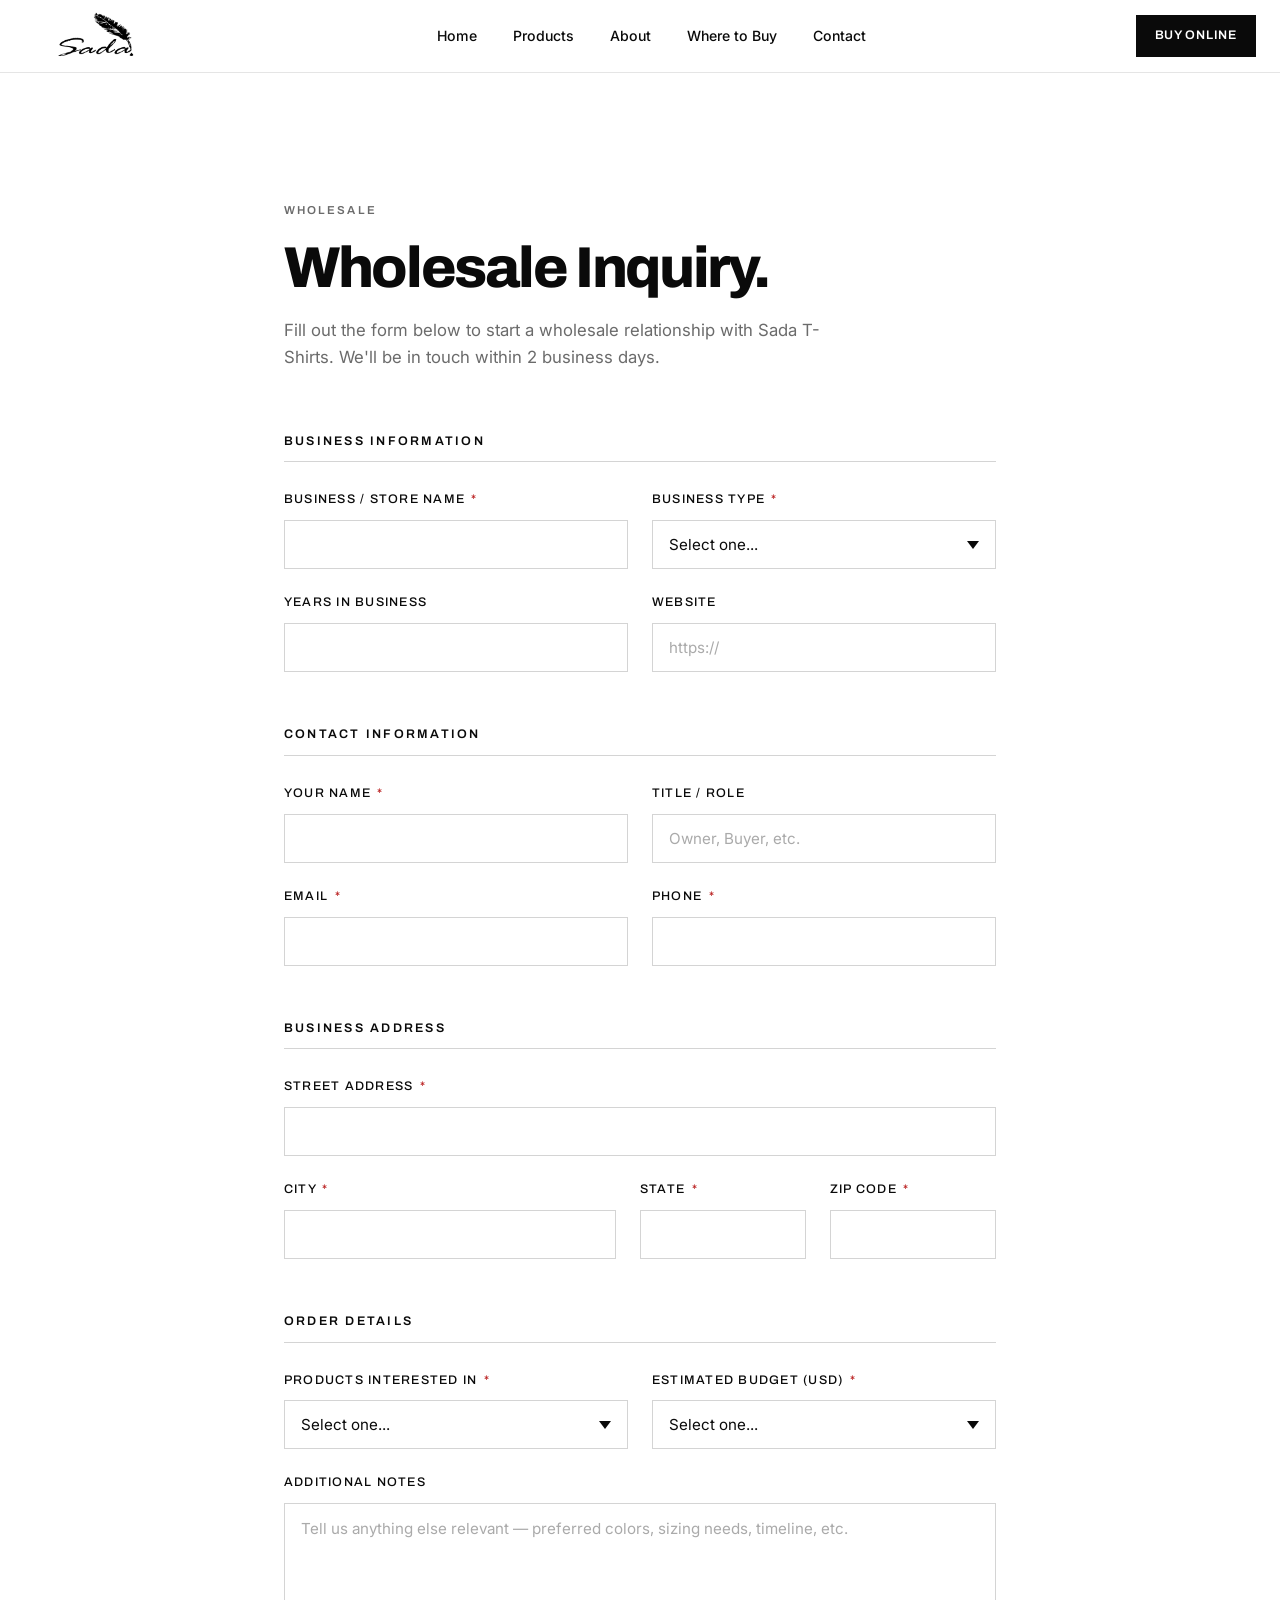
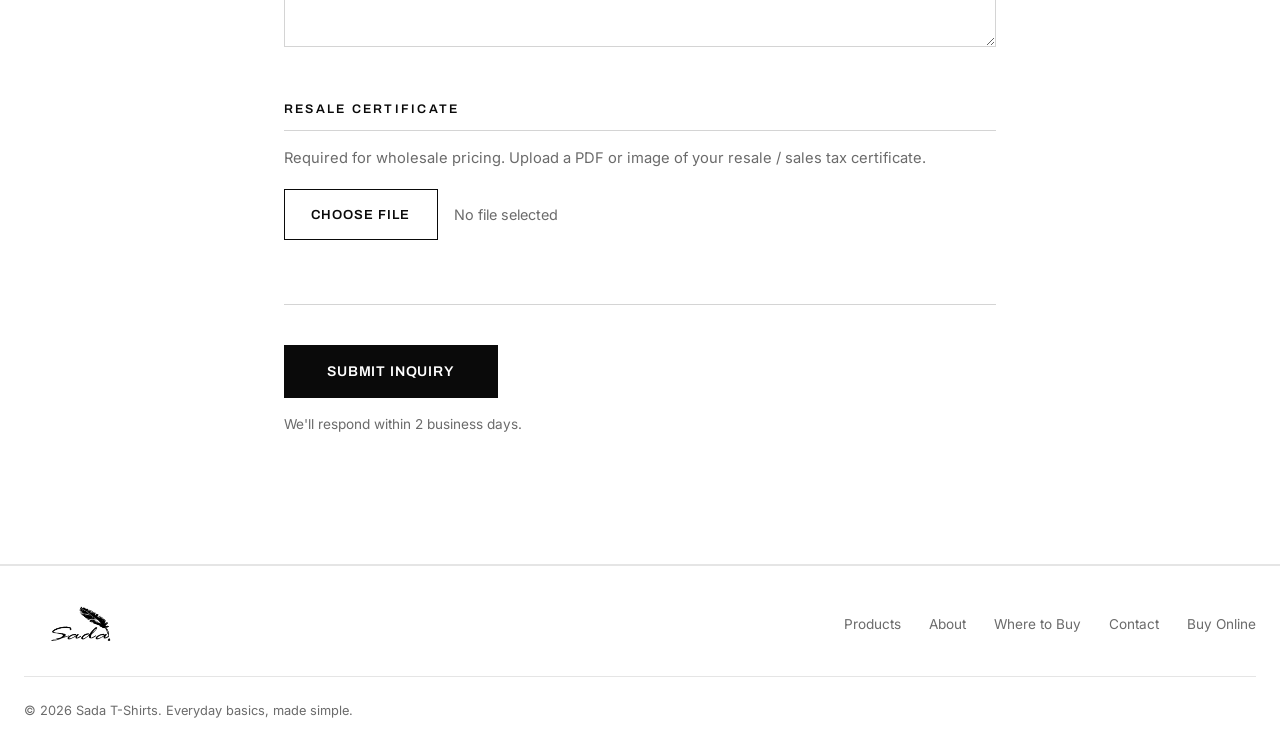
<file: wholesale (3).html>
<!DOCTYPE html>
<html lang="en">
<head>
  <meta charset="UTF-8" />
  <meta name="viewport" content="width=device-width, initial-scale=1.0" />
  <title>Wholesale T-Shirts | Bulk Pricing for Retailers | Sada T-Shirts</title>
  <meta name="description" content="Wholesale plain cotton t-shirts for retailers, boutiques, and distributors. Crew neck, V-neck, tank tops, thermals, long sleeve, and kids styles. Submit your inquiry today." />
  <meta name="keywords" content="wholesale t-shirts, bulk t-shirts, plain t-shirts wholesale, t-shirt distributor, blank tees wholesale, Sada, Bureen" />
  <meta name="robots" content="index, follow">
  <link rel="canonical" href="https://www.sadatshirt.com/wholesale.html">

  <!-- Open Graph -->
  <meta property="og:type" content="website">
  <meta property="og:url" content="https://www.sadatshirt.com/wholesale.html">
  <meta property="og:title" content="Wholesale T-Shirts | Bulk Pricing for Retailers | Sada T-Shirts">
  <meta property="og:description" content="Wholesale plain cotton t-shirts for retailers, boutiques, and distributors. Submit your inquiry today.">
  <meta property="og:site_name" content="Sada T-Shirts">

  <!-- Twitter -->
  <meta name="twitter:card" content="summary">
  <meta name="twitter:title" content="Wholesale T-Shirts | Bulk Pricing | Sada T-Shirts">
  <meta name="twitter:description" content="Wholesale plain cotton t-shirts for retailers, boutiques, and distributors.">

  <!-- Favicons -->
  <link rel="icon" type="image/x-icon" href="/favicon.ico">
  <link rel="icon" type="image/png" sizes="16x16" href="/favicon-16x16.png">
  <link rel="icon" type="image/png" sizes="32x32" href="/favicon-32x32.png">
  <link rel="icon" type="image/png" sizes="48x48" href="/favicon-48x48.png">
  <link rel="apple-touch-icon" sizes="180x180" href="/apple-touch-icon.png">
  <link rel="icon" type="image/png" sizes="192x192" href="/android-chrome-192x192.png">
  <link rel="icon" type="image/png" sizes="512x512" href="/android-chrome-512x512.png">
  <link rel="manifest" href="/site.webmanifest">

  <link rel="preconnect" href="https://fonts.googleapis.com">
  <link rel="preconnect" href="https://fonts.gstatic.com" crossorigin>
  <link href="https://fonts.googleapis.com/css2?family=Archivo:wght@400;500;600;700;800&family=Inter:wght@300;400;500;600&display=swap" rel="stylesheet">
  <link rel="stylesheet" href="style.css" />
</head>
<body>

  <!-- HEADER -->
  <header class="site-header" id="siteHeader">
    <div class="container header-inner">
      <a href="index.html" class="logo" aria-label="Sada T-Shirts home">
        <span class="logo-pill">
          <img src="images/sada-logo.png" alt="Sada T-Shirts" />
        </span>
      </a>

      <nav class="nav" id="primaryNav" aria-label="Primary">
        <a href="index.html#home">Home</a>
        <a href="index.html#products">Products</a>
        <a href="index.html#about">About</a>
        <a href="index.html#where">Where to Buy</a>
        <a href="index.html#contact">Contact</a>
      </nav>

      <div class="header-actions">
        <a href="https://bureen.com" target="_blank" rel="noopener" class="btn btn-dark btn-sm">Buy Online</a>
        <button class="menu-toggle" id="menuToggle" aria-label="Toggle menu" aria-expanded="false">
          <span></span><span></span><span></span>
        </button>
      </div>
    </div>
  </header>

  <!-- WHOLESALE FORM -->
  <section class="section">
    <div class="container wholesale-wrap">
      <div class="wholesale-head">
        <p class="eyebrow">Wholesale</p>
        <h1 class="wholesale-title">Wholesale Inquiry.</h1>
        <p class="wholesale-intro">Fill out the form below to start a wholesale relationship with Sada T-Shirts. We'll be in touch within 2 business days.</p>
      </div>

      <form
        action="https://formspree.io/f/xjgllnzq"
        method="POST"
        enctype="multipart/form-data"
        class="wholesale-form"
        id="wholesaleForm"
      >
        <!-- Formspree config: custom email subject + reply-to wholesaler -->
        <input type="hidden" name="_subject" value="New Sada Wholesale Inquiry">
        <input type="hidden" name="_replyto" value="" id="_replyto">

        <h3 class="form-section-title">Business Information</h3>

        <div class="form-row">
          <div class="form-field">
            <label for="business_name">Business / Store Name <span class="required">*</span></label>
            <input type="text" id="business_name" name="business_name" required>
          </div>
          <div class="form-field">
            <label for="business_type">Business Type <span class="required">*</span></label>
            <select id="business_type" name="business_type" required>
              <option value="">Select one...</option>
              <option value="Retail Store">Retail Store</option>
              <option value="Online Store">Online Store</option>
              <option value="Boutique">Boutique</option>
              <option value="Distributor">Distributor</option>
              <option value="Other">Other</option>
            </select>
          </div>
        </div>

        <div class="form-row">
          <div class="form-field">
            <label for="years_in_business">Years in Business</label>
            <input type="text" id="years_in_business" name="years_in_business">
          </div>
          <div class="form-field">
            <label for="website">Website</label>
            <input type="url" id="website" name="website" placeholder="https://">
          </div>
        </div>

        <h3 class="form-section-title">Contact Information</h3>

        <div class="form-row">
          <div class="form-field">
            <label for="contact_name">Your Name <span class="required">*</span></label>
            <input type="text" id="contact_name" name="contact_name" required>
          </div>
          <div class="form-field">
            <label for="title">Title / Role</label>
            <input type="text" id="title" name="title" placeholder="Owner, Buyer, etc.">
          </div>
        </div>

        <div class="form-row">
          <div class="form-field">
            <label for="email">Email <span class="required">*</span></label>
            <input type="email" id="email" name="email" required>
          </div>
          <div class="form-field">
            <label for="phone">Phone <span class="required">*</span></label>
            <input type="tel" id="phone" name="phone" required>
          </div>
        </div>

        <h3 class="form-section-title">Business Address</h3>

        <div class="form-field">
          <label for="street">Street Address <span class="required">*</span></label>
          <input type="text" id="street" name="street" required>
        </div>

        <div class="form-row form-row-3">
          <div class="form-field">
            <label for="city">City <span class="required">*</span></label>
            <input type="text" id="city" name="city" required>
          </div>
          <div class="form-field">
            <label for="state">State <span class="required">*</span></label>
            <input type="text" id="state" name="state" required>
          </div>
          <div class="form-field">
            <label for="zip">ZIP Code <span class="required">*</span></label>
            <input type="text" id="zip" name="zip" required>
          </div>
        </div>

        <h3 class="form-section-title">Order Details</h3>

        <div class="form-row">
          <div class="form-field">
            <label for="products_interested">Products Interested In <span class="required">*</span></label>
            <select id="products_interested" name="products_interested" required>
              <option value="">Select one...</option>
              <option value="All Products">All Products</option>
              <option value="Crew Neck">Crew Neck T-Shirts</option>
              <option value="V-Neck">V-Neck T-Shirts</option>
              <option value="Tank Tops">Tank Tops</option>
              <option value="Thermals">Thermals</option>
              <option value="Long Sleeve">Long Sleeve T-Shirts</option>
              <option value="Kids">Kids T-Shirts</option>
              <option value="Multiple">Multiple (specify in notes)</option>
            </select>
          </div>
          <div class="form-field">
            <label for="estimated_budget">Estimated Budget (USD) <span class="required">*</span></label>
            <select id="estimated_budget" name="estimated_budget" required>
              <option value="">Select one...</option>
              <option value="Under $1,000">Under $1,000</option>
              <option value="$1,000–$5,000">$1,000 – $5,000</option>
              <option value="$5,000–$10,000">$5,000 – $10,000</option>
              <option value="$10,000–$25,000">$10,000 – $25,000</option>
              <option value="$25,000–$50,000">$25,000 – $50,000</option>
              <option value="$50,000+">$50,000+</option>
            </select>
          </div>
        </div>

        <div class="form-field">
          <label for="notes">Additional Notes</label>
          <textarea id="notes" name="notes" rows="5" placeholder="Tell us anything else relevant — preferred colors, sizing needs, timeline, etc."></textarea>
        </div>

        <h3 class="form-section-title">Resale Certificate</h3>
        <p class="form-help">Required for wholesale pricing. Upload a PDF or image of your resale / sales tax certificate.</p>

        <div class="form-field">
          <label for="resale_cert" class="file-label">
            <span class="file-button">Choose File</span>
            <span class="file-name" id="fileName">No file selected</span>
          </label>
          <input type="file" id="resale_cert" name="resale_cert" accept=".pdf,.jpg,.jpeg,.png" required>
        </div>

        <div class="form-submit">
          <button type="submit" class="btn btn-dark">Submit Inquiry</button>
          <p class="form-note">We'll respond within 2 business days.</p>
        </div>
      </form>
    </div>
  </section>

  <!-- FOOTER -->
  <footer class="site-footer">
    <div class="container footer-inner">
      <div class="footer-brand">
        <span class="logo-pill logo-pill-sm">
          <img src="images/sada-logo.png" alt="Sada T-Shirts" />
        </span>
      </div>
      <nav class="footer-nav" aria-label="Footer">
        <a href="index.html#products">Products</a>
        <a href="index.html#about">About</a>
        <a href="index.html#where">Where to Buy</a>
        <a href="index.html#contact">Contact</a>
        <a href="https://bureen.com" target="_blank" rel="noopener">Buy Online</a>
      </nav>
      <p class="footer-copy">© <span id="year"></span> Sada T-Shirts. Everyday basics, made simple.</p>
    </div>
  </footer>

  <script src="script.js"></script>
  <script>
    // Show selected filename for resale certificate
    document.getElementById('resale_cert').addEventListener('change', function(e) {
      var name = e.target.files[0] ? e.target.files[0].name : 'No file selected';
      document.getElementById('fileName').textContent = name;
    });

    // Auto-fill reply-to with wholesaler's email so you can reply directly
    document.getElementById('email').addEventListener('input', function(e) {
      document.getElementById('_replyto').value = e.target.value;
    });
  </script>
</body>
</html>
</file>
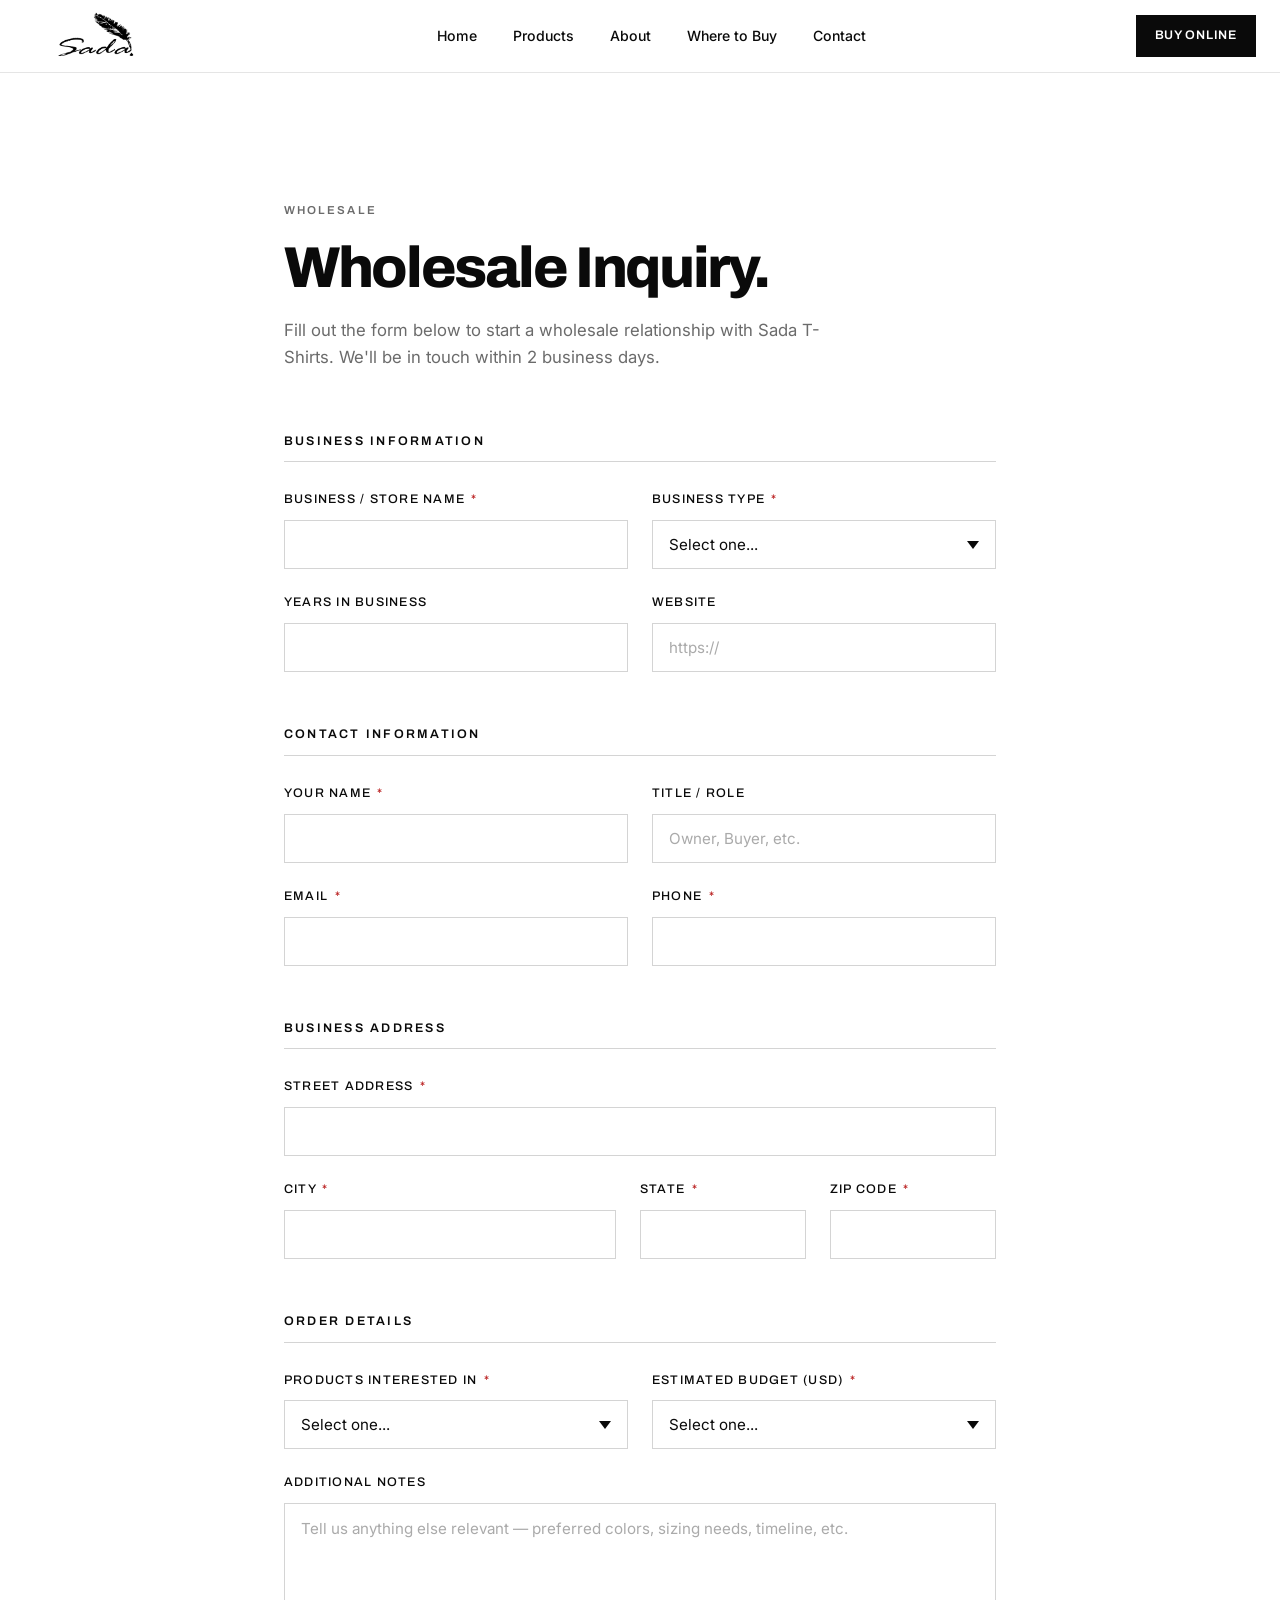
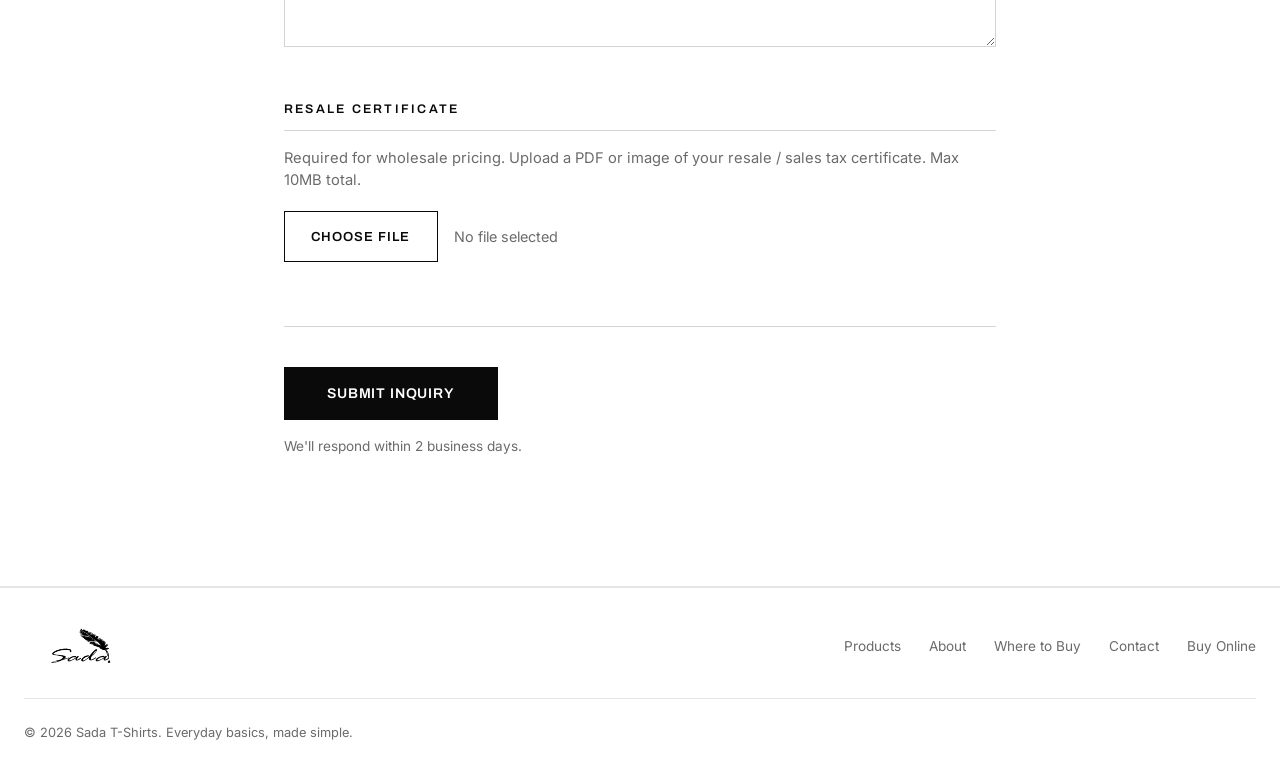
<file: wholesale (5).html>
<!DOCTYPE html>
<html lang="en">
<head>
  <meta charset="UTF-8" />
  <meta name="viewport" content="width=device-width, initial-scale=1.0" />
  <title>Wholesale T-Shirts | Bulk Pricing for Retailers | Sada T-Shirts</title>
  <meta name="description" content="Wholesale plain cotton t-shirts for retailers, boutiques, and distributors. Crew neck, V-neck, tank tops, thermals, long sleeve, and kids styles. Submit your inquiry today." />
  <meta name="keywords" content="wholesale t-shirts, bulk t-shirts, plain t-shirts wholesale, t-shirt distributor, blank tees wholesale, Sada, Bureen" />
  <meta name="robots" content="index, follow">
  <link rel="canonical" href="https://www.sadatshirt.com/wholesale.html">

  <!-- Open Graph -->
  <meta property="og:type" content="website">
  <meta property="og:url" content="https://www.sadatshirt.com/wholesale.html">
  <meta property="og:title" content="Wholesale T-Shirts | Bulk Pricing for Retailers | Sada T-Shirts">
  <meta property="og:description" content="Wholesale plain cotton t-shirts for retailers, boutiques, and distributors. Submit your inquiry today.">
  <meta property="og:site_name" content="Sada T-Shirts">

  <!-- Twitter -->
  <meta name="twitter:card" content="summary">
  <meta name="twitter:title" content="Wholesale T-Shirts | Bulk Pricing | Sada T-Shirts">
  <meta name="twitter:description" content="Wholesale plain cotton t-shirts for retailers, boutiques, and distributors.">

  <!-- Favicons -->
  <link rel="icon" type="image/x-icon" href="/favicon.ico">
  <link rel="icon" type="image/png" sizes="16x16" href="/favicon-16x16.png">
  <link rel="icon" type="image/png" sizes="32x32" href="/favicon-32x32.png">
  <link rel="icon" type="image/png" sizes="48x48" href="/favicon-48x48.png">
  <link rel="apple-touch-icon" sizes="180x180" href="/apple-touch-icon.png">
  <link rel="icon" type="image/png" sizes="192x192" href="/android-chrome-192x192.png">
  <link rel="icon" type="image/png" sizes="512x512" href="/android-chrome-512x512.png">
  <link rel="manifest" href="/site.webmanifest">

  <link rel="preconnect" href="https://fonts.googleapis.com">
  <link rel="preconnect" href="https://fonts.gstatic.com" crossorigin>
  <link href="https://fonts.googleapis.com/css2?family=Archivo:wght@400;500;600;700;800&family=Inter:wght@300;400;500;600&display=swap" rel="stylesheet">
  <link rel="stylesheet" href="style.css" />
</head>
<body>

  <!-- HEADER -->
  <header class="site-header" id="siteHeader">
    <div class="container header-inner">
      <a href="index.html" class="logo" aria-label="Sada T-Shirts home">
        <span class="logo-pill">
          <img src="images/sada-logo.png" alt="Sada T-Shirts" />
        </span>
      </a>

      <nav class="nav" id="primaryNav" aria-label="Primary">
        <a href="index.html#home">Home</a>
        <a href="index.html#products">Products</a>
        <a href="index.html#about">About</a>
        <a href="index.html#where">Where to Buy</a>
        <a href="index.html#contact">Contact</a>
      </nav>

      <div class="header-actions">
        <a href="https://bureen.com" target="_blank" rel="noopener" class="btn btn-dark btn-sm">Buy Online</a>
        <button class="menu-toggle" id="menuToggle" aria-label="Toggle menu" aria-expanded="false">
          <span></span><span></span><span></span>
        </button>
      </div>
    </div>
  </header>

  <!-- WHOLESALE FORM -->
  <section class="section">
    <div class="container wholesale-wrap">
      <div class="wholesale-head">
        <p class="eyebrow">Wholesale</p>
        <h1 class="wholesale-title">Wholesale Inquiry.</h1>
        <p class="wholesale-intro">Fill out the form below to start a wholesale relationship with Sada T-Shirts. We'll be in touch within 2 business days.</p>
      </div>

      <form
        action="https://formsubmit.co/3ba8569a6bf18475bf5db4dba8c2e0a9"
        method="POST"
        enctype="multipart/form-data"
        class="wholesale-form"
        id="wholesaleForm"
      >
        <!-- FormSubmit configuration -->
        <input type="hidden" name="_subject" value="New Sada Wholesale Inquiry">
        <input type="hidden" name="_template" value="table">
        <input type="hidden" name="_captcha" value="false">
        <input type="hidden" name="_next" value="https://www.sadatshirt.com/wholesale-thanks.html">
        <!-- Honeypot — invisible to humans, traps bots -->
        <input type="text" name="_honey" style="display:none" tabindex="-1" autocomplete="off">

        <h3 class="form-section-title">Business Information</h3>

        <div class="form-row">
          <div class="form-field">
            <label for="business_name">Business / Store Name <span class="required">*</span></label>
            <input type="text" id="business_name" name="business_name" required>
          </div>
          <div class="form-field">
            <label for="business_type">Business Type <span class="required">*</span></label>
            <select id="business_type" name="business_type" required>
              <option value="">Select one...</option>
              <option value="Retail Store">Retail Store</option>
              <option value="Online Store">Online Store</option>
              <option value="Boutique">Boutique</option>
              <option value="Distributor">Distributor</option>
              <option value="Other">Other</option>
            </select>
          </div>
        </div>

        <div class="form-row">
          <div class="form-field">
            <label for="years_in_business">Years in Business</label>
            <input type="text" id="years_in_business" name="years_in_business">
          </div>
          <div class="form-field">
            <label for="website">Website</label>
            <input type="url" id="website" name="website" placeholder="https://">
          </div>
        </div>

        <h3 class="form-section-title">Contact Information</h3>

        <div class="form-row">
          <div class="form-field">
            <label for="contact_name">Your Name <span class="required">*</span></label>
            <input type="text" id="contact_name" name="contact_name" required>
          </div>
          <div class="form-field">
            <label for="title">Title / Role</label>
            <input type="text" id="title" name="title" placeholder="Owner, Buyer, etc.">
          </div>
        </div>

        <div class="form-row">
          <div class="form-field">
            <label for="email">Email <span class="required">*</span></label>
            <input type="email" id="email" name="email" required>
          </div>
          <div class="form-field">
            <label for="phone">Phone <span class="required">*</span></label>
            <input type="tel" id="phone" name="phone" required>
          </div>
        </div>

        <h3 class="form-section-title">Business Address</h3>

        <div class="form-field">
          <label for="street">Street Address <span class="required">*</span></label>
          <input type="text" id="street" name="street" required>
        </div>

        <div class="form-row form-row-3">
          <div class="form-field">
            <label for="city">City <span class="required">*</span></label>
            <input type="text" id="city" name="city" required>
          </div>
          <div class="form-field">
            <label for="state">State <span class="required">*</span></label>
            <input type="text" id="state" name="state" required>
          </div>
          <div class="form-field">
            <label for="zip">ZIP Code <span class="required">*</span></label>
            <input type="text" id="zip" name="zip" required>
          </div>
        </div>

        <h3 class="form-section-title">Order Details</h3>

        <div class="form-row">
          <div class="form-field">
            <label for="products_interested">Products Interested In <span class="required">*</span></label>
            <select id="products_interested" name="products_interested" required>
              <option value="">Select one...</option>
              <option value="All Products">All Products</option>
              <option value="Crew Neck">Crew Neck T-Shirts</option>
              <option value="V-Neck">V-Neck T-Shirts</option>
              <option value="Tank Tops">Tank Tops</option>
              <option value="Thermals">Thermals</option>
              <option value="Long Sleeve">Long Sleeve T-Shirts</option>
              <option value="Kids">Kids T-Shirts</option>
              <option value="Multiple">Multiple (specify in notes)</option>
            </select>
          </div>
          <div class="form-field">
            <label for="estimated_budget">Estimated Budget (USD) <span class="required">*</span></label>
            <select id="estimated_budget" name="estimated_budget" required>
              <option value="">Select one...</option>
              <option value="Under $1,000">Under $1,000</option>
              <option value="$1,000–$5,000">$1,000 – $5,000</option>
              <option value="$5,000–$10,000">$5,000 – $10,000</option>
              <option value="$10,000–$25,000">$10,000 – $25,000</option>
              <option value="$25,000–$50,000">$25,000 – $50,000</option>
              <option value="$50,000+">$50,000+</option>
            </select>
          </div>
        </div>

        <div class="form-field">
          <label for="notes">Additional Notes</label>
          <textarea id="notes" name="notes" rows="5" placeholder="Tell us anything else relevant — preferred colors, sizing needs, timeline, etc."></textarea>
        </div>

        <h3 class="form-section-title">Resale Certificate</h3>
        <p class="form-help">Required for wholesale pricing. Upload a PDF or image of your resale / sales tax certificate. Max 10MB total.</p>

        <div class="form-field">
          <label for="attachment" class="file-label">
            <span class="file-button">Choose File</span>
            <span class="file-name" id="fileName">No file selected</span>
          </label>
          <input type="file" id="attachment" name="attachment" accept=".pdf,.jpg,.jpeg,.png" multiple required>
        </div>

        <div class="form-submit">
          <button type="submit" class="btn btn-dark" id="submitBtn">Submit Inquiry</button>
          <p class="form-note">We'll respond within 2 business days.</p>
          <p class="form-error" id="fileError" style="display:none;color:#c0392b;font-size:14px;margin-top:8px;"></p>
        </div>
      </form>
    </div>
  </section>

  <!-- FOOTER -->
  <footer class="site-footer">
    <div class="container footer-inner">
      <div class="footer-brand">
        <span class="logo-pill logo-pill-sm">
          <img src="images/sada-logo.png" alt="Sada T-Shirts" />
        </span>
      </div>
      <nav class="footer-nav" aria-label="Footer">
        <a href="index.html#products">Products</a>
        <a href="index.html#about">About</a>
        <a href="index.html#where">Where to Buy</a>
        <a href="index.html#contact">Contact</a>
        <a href="https://bureen.com" target="_blank" rel="noopener">Buy Online</a>
      </nav>
      <p class="footer-copy">© <span id="year"></span> Sada T-Shirts. Everyday basics, made simple.</p>
    </div>
  </footer>

  <script src="script.js"></script>
  <script>
    var fileInput = document.getElementById('attachment');
    var fileNameDisplay = document.getElementById('fileName');
    var fileError = document.getElementById('fileError');
    var form = document.getElementById('wholesaleForm');
    var submitBtn = document.getElementById('submitBtn');
    var MAX_SIZE_BYTES = 10 * 1024 * 1024; // 10MB FormSubmit limit

    // Show filenames as user selects
    fileInput.addEventListener('change', function(e) {
      var files = e.target.files;
      if (!files || files.length === 0) {
        fileNameDisplay.textContent = 'No file selected';
        return;
      }
      if (files.length === 1) {
        fileNameDisplay.textContent = files[0].name;
      } else {
        fileNameDisplay.textContent = files.length + ' files selected';
      }
      fileError.style.display = 'none';
      fileError.textContent = '';
    });

    // Block submission if total file size > 10MB
    form.addEventListener('submit', function(e) {
      var files = fileInput.files;
      var totalSize = 0;
      for (var i = 0; i < files.length; i++) {
        totalSize += files[i].size;
      }
      if (totalSize > MAX_SIZE_BYTES) {
        e.preventDefault();
        var sizeMB = (totalSize / 1024 / 1024).toFixed(2);
        fileError.textContent = 'Total file size too large (' + sizeMB + ' MB). Maximum is 10 MB. Please compress or upload fewer files.';
        fileError.style.display = 'block';
        submitBtn.disabled = false;
        return false;
      }
      // Prevent double-submit
      submitBtn.disabled = true;
      submitBtn.textContent = 'Submitting...';
    });
  </script>
</body>
</html>
</file>
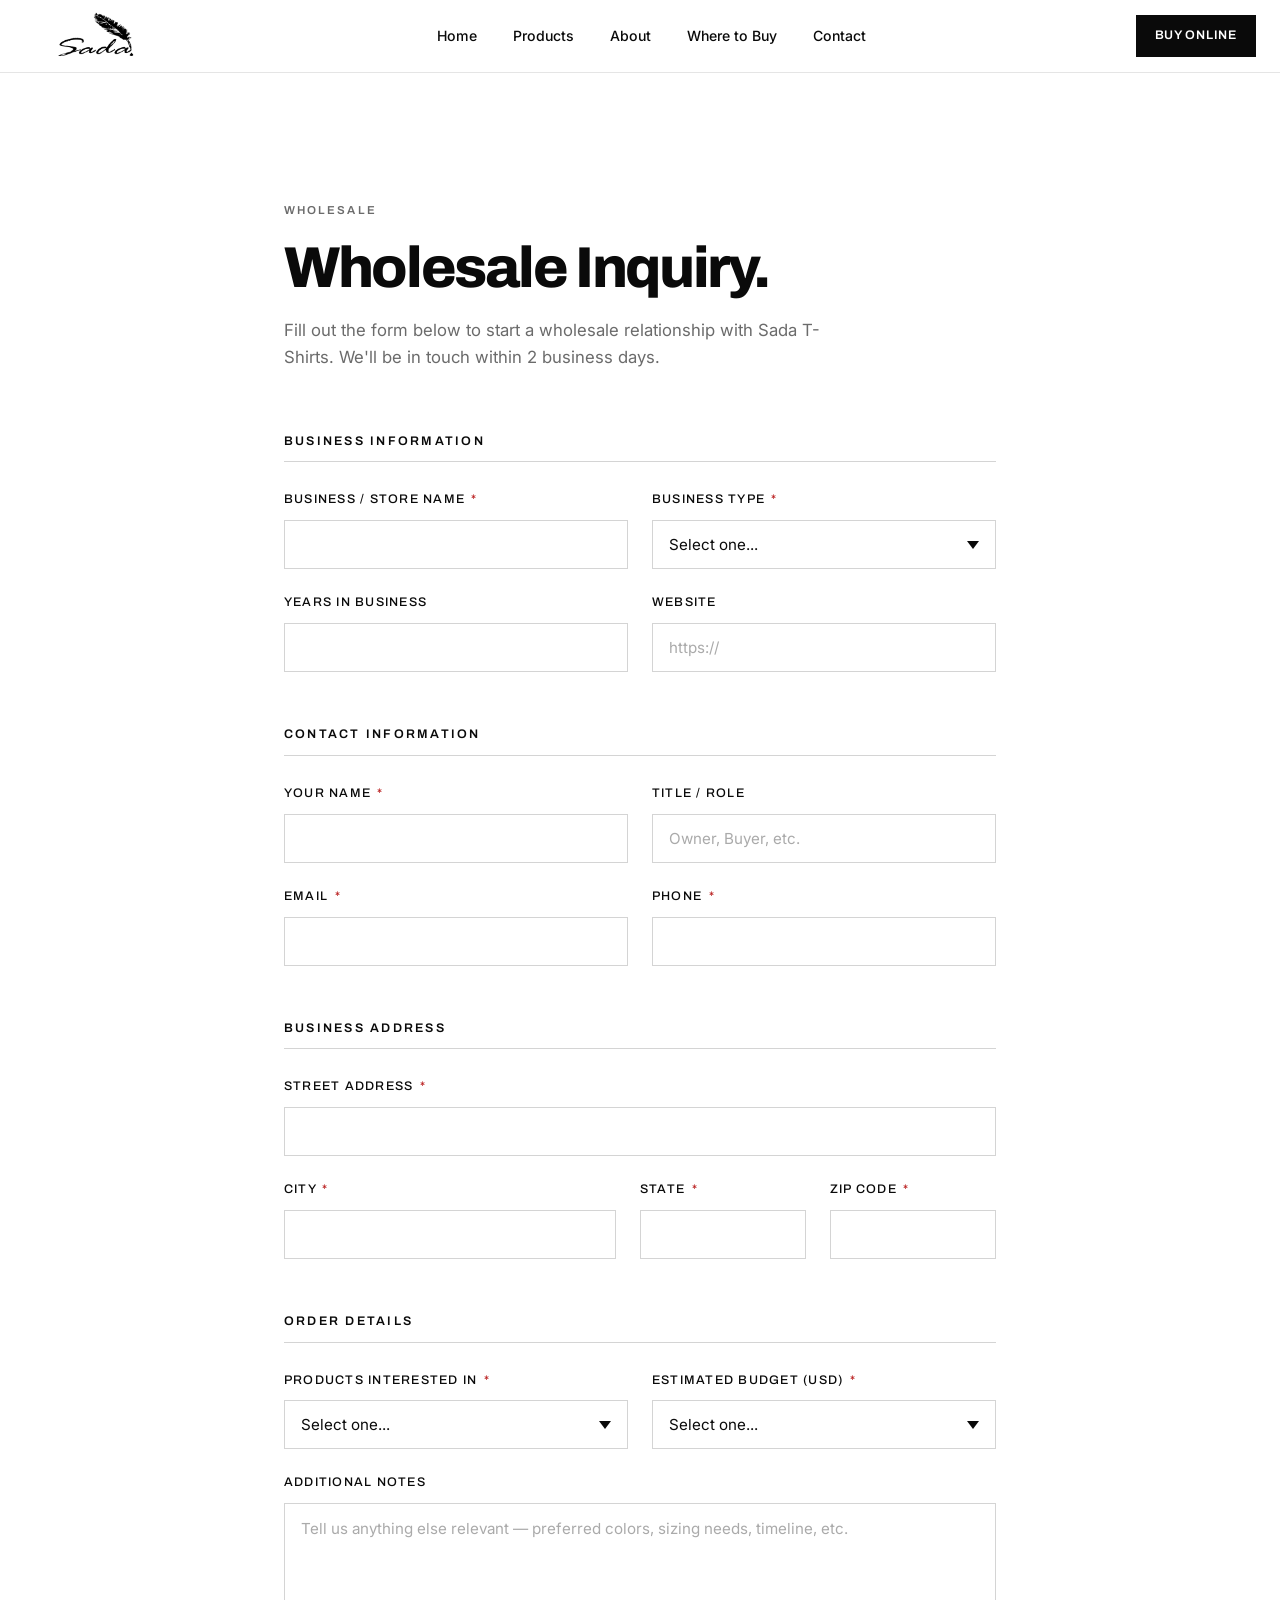
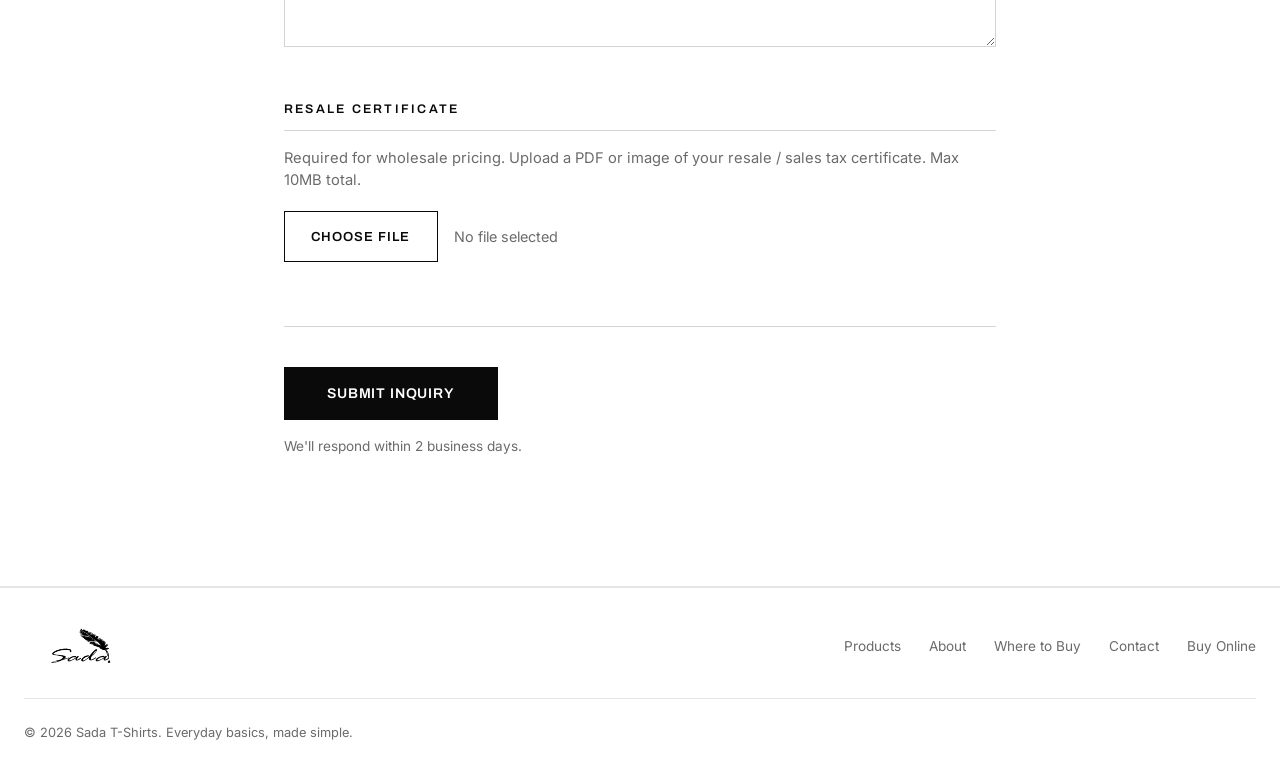
<file: wholesale (8).html>
<!DOCTYPE html>
<html lang="en">
<head>
  <meta charset="UTF-8" />
  <meta name="viewport" content="width=device-width, initial-scale=1.0" />
  <title>Wholesale T-Shirts | Bulk Pricing for Retailers | Sada T-Shirts</title>
  <meta name="description" content="Wholesale plain cotton t-shirts for retailers, boutiques, and distributors. Crew neck, V-neck, tank tops, thermals, long sleeve, and kids styles. Submit your inquiry today." />
  <meta name="keywords" content="wholesale t-shirts, bulk t-shirts, plain t-shirts wholesale, t-shirt distributor, blank tees wholesale, Sada, Bureen" />
  <meta name="robots" content="index, follow">
  <link rel="canonical" href="https://www.sadatshirt.com/wholesale.html">

  <!-- Open Graph -->
  <meta property="og:type" content="website">
  <meta property="og:url" content="https://www.sadatshirt.com/wholesale.html">
  <meta property="og:title" content="Wholesale T-Shirts | Bulk Pricing for Retailers | Sada T-Shirts">
  <meta property="og:description" content="Wholesale plain cotton t-shirts for retailers, boutiques, and distributors. Submit your inquiry today.">
  <meta property="og:site_name" content="Sada T-Shirts">

  <!-- Twitter -->
  <meta name="twitter:card" content="summary">
  <meta name="twitter:title" content="Wholesale T-Shirts | Bulk Pricing | Sada T-Shirts">
  <meta name="twitter:description" content="Wholesale plain cotton t-shirts for retailers, boutiques, and distributors.">

  <!-- Favicons -->
  <link rel="icon" type="image/x-icon" href="/favicon.ico">
  <link rel="icon" type="image/png" sizes="16x16" href="/favicon-16x16.png">
  <link rel="icon" type="image/png" sizes="32x32" href="/favicon-32x32.png">
  <link rel="icon" type="image/png" sizes="48x48" href="/favicon-48x48.png">
  <link rel="apple-touch-icon" sizes="180x180" href="/apple-touch-icon.png">
  <link rel="icon" type="image/png" sizes="192x192" href="/android-chrome-192x192.png">
  <link rel="icon" type="image/png" sizes="512x512" href="/android-chrome-512x512.png">
  <link rel="manifest" href="/site.webmanifest">

  <link rel="preconnect" href="https://fonts.googleapis.com">
  <link rel="preconnect" href="https://fonts.gstatic.com" crossorigin>
  <link href="https://fonts.googleapis.com/css2?family=Archivo:wght@400;500;600;700;800&family=Inter:wght@300;400;500;600&display=swap" rel="stylesheet">
  <link rel="stylesheet" href="style.css" />
</head>
<body>

  <!-- HEADER -->
  <header class="site-header" id="siteHeader">
    <div class="container header-inner">
      <a href="index.html" class="logo" aria-label="Sada T-Shirts home">
        <span class="logo-pill">
          <img src="images/sada-logo.png" alt="Sada T-Shirts" />
        </span>
      </a>

      <nav class="nav" id="primaryNav" aria-label="Primary">
        <a href="index.html#home">Home</a>
        <a href="index.html#products">Products</a>
        <a href="index.html#about">About</a>
        <a href="index.html#where">Where to Buy</a>
        <a href="index.html#contact">Contact</a>
      </nav>

      <div class="header-actions">
        <a href="https://bureen.com" target="_blank" rel="noopener" class="btn btn-dark btn-sm">Buy Online</a>
        <button class="menu-toggle" id="menuToggle" aria-label="Toggle menu" aria-expanded="false">
          <span></span><span></span><span></span>
        </button>
      </div>
    </div>
  </header>

  <!-- WHOLESALE FORM -->
  <section class="section">
    <div class="container wholesale-wrap">
      <div class="wholesale-head">
        <p class="eyebrow">Wholesale</p>
        <h1 class="wholesale-title">Wholesale Inquiry.</h1>
        <p class="wholesale-intro">Fill out the form below to start a wholesale relationship with Sada T-Shirts. We'll be in touch within 2 business days.</p>
      </div>

      <form
        action="https://formsubmit.co/3ba8569a6bf18475bf5db4dba8c2e0a9"
        method="POST"
        enctype="multipart/form-data"
        class="wholesale-form"
        id="wholesaleForm"
      >
        <!-- FormSubmit configuration -->
        <input type="hidden" name="_subject" value="New Sada Wholesale Inquiry">
        <input type="hidden" name="_template" value="table">
        <input type="hidden" name="_captcha" value="false">
        <input type="hidden" name="_cc" value="oydarwish1@gmail.com">
        <input type="hidden" name="_next" value="https://www.sadatshirt.com/wholesale-thanks.html">
        <!-- Honeypot — invisible to humans, traps bots -->
        <input type="text" name="_honey" style="display:none" tabindex="-1" autocomplete="off">

        <h3 class="form-section-title">Business Information</h3>

        <div class="form-row">
          <div class="form-field">
            <label for="business_name">Business / Store Name <span class="required">*</span></label>
            <input type="text" id="business_name" name="business_name" required>
          </div>
          <div class="form-field">
            <label for="business_type">Business Type <span class="required">*</span></label>
            <select id="business_type" name="business_type" required>
              <option value="">Select one...</option>
              <option value="Retail Store">Retail Store</option>
              <option value="Online Store">Online Store</option>
              <option value="Boutique">Boutique</option>
              <option value="Distributor">Distributor</option>
              <option value="Other">Other</option>
            </select>
          </div>
        </div>

        <div class="form-row">
          <div class="form-field">
            <label for="years_in_business">Years in Business</label>
            <input type="text" id="years_in_business" name="years_in_business">
          </div>
          <div class="form-field">
            <label for="website">Website</label>
            <input type="url" id="website" name="website" placeholder="https://">
          </div>
        </div>

        <h3 class="form-section-title">Contact Information</h3>

        <div class="form-row">
          <div class="form-field">
            <label for="contact_name">Your Name <span class="required">*</span></label>
            <input type="text" id="contact_name" name="contact_name" required>
          </div>
          <div class="form-field">
            <label for="title">Title / Role</label>
            <input type="text" id="title" name="title" placeholder="Owner, Buyer, etc.">
          </div>
        </div>

        <div class="form-row">
          <div class="form-field">
            <label for="email">Email <span class="required">*</span></label>
            <input type="email" id="email" name="email" required>
          </div>
          <div class="form-field">
            <label for="phone">Phone <span class="required">*</span></label>
            <input type="tel" id="phone" name="phone" required>
          </div>
        </div>

        <h3 class="form-section-title">Business Address</h3>

        <div class="form-field">
          <label for="street">Street Address <span class="required">*</span></label>
          <input type="text" id="street" name="street" required>
        </div>

        <div class="form-row form-row-3">
          <div class="form-field">
            <label for="city">City <span class="required">*</span></label>
            <input type="text" id="city" name="city" required>
          </div>
          <div class="form-field">
            <label for="state">State <span class="required">*</span></label>
            <input type="text" id="state" name="state" required>
          </div>
          <div class="form-field">
            <label for="zip">ZIP Code <span class="required">*</span></label>
            <input type="text" id="zip" name="zip" required>
          </div>
        </div>

        <h3 class="form-section-title">Order Details</h3>

        <div class="form-row">
          <div class="form-field">
            <label for="products_interested">Products Interested In <span class="required">*</span></label>
            <select id="products_interested" name="products_interested" required>
              <option value="">Select one...</option>
              <option value="All Products">All Products</option>
              <option value="Crew Neck">Crew Neck T-Shirts</option>
              <option value="V-Neck">V-Neck T-Shirts</option>
              <option value="Tank Tops">Tank Tops</option>
              <option value="Thermals">Thermals</option>
              <option value="Long Sleeve">Long Sleeve T-Shirts</option>
              <option value="Kids">Kids T-Shirts</option>
              <option value="Multiple">Multiple (specify in notes)</option>
            </select>
          </div>
          <div class="form-field">
            <label for="estimated_budget">Estimated Budget (USD) <span class="required">*</span></label>
            <select id="estimated_budget" name="estimated_budget" required>
              <option value="">Select one...</option>
              <option value="Under $1,000">Under $1,000</option>
              <option value="$1,000–$5,000">$1,000 – $5,000</option>
              <option value="$5,000–$10,000">$5,000 – $10,000</option>
              <option value="$10,000–$25,000">$10,000 – $25,000</option>
              <option value="$25,000–$50,000">$25,000 – $50,000</option>
              <option value="$50,000+">$50,000+</option>
            </select>
          </div>
        </div>

        <div class="form-field">
          <label for="notes">Additional Notes</label>
          <textarea id="notes" name="notes" rows="5" placeholder="Tell us anything else relevant — preferred colors, sizing needs, timeline, etc."></textarea>
        </div>

        <h3 class="form-section-title">Resale Certificate</h3>
        <p class="form-help">Required for wholesale pricing. Upload a PDF or image of your resale / sales tax certificate. Max 10MB total.</p>

        <div class="form-field">
          <label for="attachment" class="file-label">
            <span class="file-button">Choose File</span>
            <span class="file-name" id="fileName">No file selected</span>
          </label>
          <input type="file" id="attachment" name="attachment" accept=".pdf,.jpg,.jpeg,.png" multiple required>
        </div>

        <div class="form-submit">
          <button type="submit" class="btn btn-dark" id="submitBtn">Submit Inquiry</button>
          <p class="form-note">We'll respond within 2 business days.</p>
          <p class="form-error" id="fileError" style="display:none;color:#c0392b;font-size:14px;margin-top:8px;"></p>
        </div>
      </form>
    </div>
  </section>

  <!-- FOOTER -->
  <footer class="site-footer">
    <div class="container footer-inner">
      <div class="footer-brand">
        <span class="logo-pill logo-pill-sm">
          <img src="images/sada-logo.png" alt="Sada T-Shirts" />
        </span>
      </div>
      <nav class="footer-nav" aria-label="Footer">
        <a href="index.html#products">Products</a>
        <a href="index.html#about">About</a>
        <a href="index.html#where">Where to Buy</a>
        <a href="index.html#contact">Contact</a>
        <a href="https://bureen.com" target="_blank" rel="noopener">Buy Online</a>
      </nav>
      <p class="footer-copy">© <span id="year"></span> Sada T-Shirts. Everyday basics, made simple.</p>
    </div>
  </footer>

  <script src="script.js"></script>
  <script>
    var fileInput = document.getElementById('attachment');
    var fileNameDisplay = document.getElementById('fileName');
    var fileError = document.getElementById('fileError');
    var form = document.getElementById('wholesaleForm');
    var submitBtn = document.getElementById('submitBtn');
    var MAX_SIZE_BYTES = 10 * 1024 * 1024; // 10MB FormSubmit limit

    // Show filenames as user selects
    fileInput.addEventListener('change', function(e) {
      var files = e.target.files;
      if (!files || files.length === 0) {
        fileNameDisplay.textContent = 'No file selected';
        return;
      }
      if (files.length === 1) {
        fileNameDisplay.textContent = files[0].name;
      } else {
        fileNameDisplay.textContent = files.length + ' files selected';
      }
      fileError.style.display = 'none';
      fileError.textContent = '';
    });

    // Block submission if total file size > 10MB
    form.addEventListener('submit', function(e) {
      var files = fileInput.files;
      var totalSize = 0;
      for (var i = 0; i < files.length; i++) {
        totalSize += files[i].size;
      }
      if (totalSize > MAX_SIZE_BYTES) {
        e.preventDefault();
        var sizeMB = (totalSize / 1024 / 1024).toFixed(2);
        fileError.textContent = 'Total file size too large (' + sizeMB + ' MB). Maximum is 10 MB. Please compress or upload fewer files.';
        fileError.style.display = 'block';
        submitBtn.disabled = false;
        return false;
      }
      // Prevent double-submit
      submitBtn.disabled = true;
      submitBtn.textContent = 'Submitting...';
    });
  </script>
</body>
</html>
</file>
<file: style.css>
/* =========================================================
   Sada T-Shirts — Stylesheet
   Aesthetic: clean, minimal, editorial apparel basics brand
   ========================================================= */

:root {
  --bg: #ffffff;
  --bg-alt: #f6f5f2;
  --bg-dark: #0a0a0a;
  --text: #0a0a0a;
  --text-muted: #6b6b6b;
  --line: #e5e5e5;
  --line-strong: #d4d4d4;
  --accent: #0a0a0a;

  --font-display: "Archivo", "Helvetica Neue", Helvetica, Arial, sans-serif;
  --font-body: "Inter", "Helvetica Neue", Helvetica, Arial, sans-serif;

  --max-width: 1280px;
  --gutter: 24px;
  --radius: 0px;

  --transition: 220ms cubic-bezier(0.2, 0.6, 0.2, 1);
}

*,
*::before,
*::after { box-sizing: border-box; }

html { scroll-behavior: smooth; -webkit-text-size-adjust: 100%; }

body {
  margin: 0;
  background: var(--bg);
  color: var(--text);
  font-family: var(--font-body);
  font-size: 16px;
  line-height: 1.6;
  -webkit-font-smoothing: antialiased;
  -moz-osx-font-smoothing: grayscale;
  overflow-x: hidden;
}

img { max-width: 100%; display: block; }

a { color: inherit; text-decoration: none; }

.container {
  width: 100%;
  max-width: var(--max-width);
  margin: 0 auto;
  padding: 0 var(--gutter);
}

/* ---------- Typography ---------- */
h1, h2, h3, h4 {
  font-family: var(--font-display);
  font-weight: 700;
  letter-spacing: -0.02em;
  line-height: 1;
  margin: 0;
}

h1 {
  font-size: clamp(3.2rem, 9vw, 7rem);
  font-weight: 800;
  letter-spacing: -0.04em;
}

h2 {
  font-size: clamp(2.2rem, 5vw, 3.6rem);
  letter-spacing: -0.03em;
}

h3 {
  font-size: 1.15rem;
  font-weight: 600;
  letter-spacing: -0.01em;
}

p { margin: 0 0 1rem; }

.eyebrow {
  font-family: var(--font-display);
  font-size: 0.72rem;
  font-weight: 600;
  letter-spacing: 0.18em;
  text-transform: uppercase;
  color: var(--text-muted);
  margin: 0 0 1.25rem;
}

.eyebrow-light { color: rgba(255,255,255,0.6); }

/* ---------- Buttons ---------- */
.btn {
  display: inline-flex;
  align-items: center;
  justify-content: center;
  gap: 0.5rem;
  padding: 14px 24px;
  font-family: var(--font-display);
  font-size: 0.85rem;
  font-weight: 600;
  letter-spacing: 0.06em;
  text-transform: uppercase;
  border: 1px solid var(--text);
  cursor: pointer;
  transition: background var(--transition), color var(--transition), transform var(--transition);
  white-space: nowrap;
}

.btn-sm { padding: 10px 18px; font-size: 0.78rem; }

.btn-dark {
  background: var(--text);
  color: #fff;
}
.btn-dark:hover { background: #2a2a2a; }

.btn-outline {
  background: transparent;
  color: var(--text);
}
.btn-outline:hover { background: var(--text); color: #fff; }

.btn-light {
  background: #fff;
  color: var(--text);
  border-color: #fff;
}
.btn-light:hover { background: transparent; color: #fff; border-color: #fff; }

.btn-outline-light {
  background: transparent;
  color: #fff;
  border-color: #fff;
}
.btn-outline-light:hover { background: #fff; color: var(--text); }

/* ---------- Header ---------- */
.site-header {
  position: sticky;
  top: 0;
  z-index: 50;
  background: rgba(255,255,255,0.92);
  backdrop-filter: saturate(140%) blur(8px);
  -webkit-backdrop-filter: saturate(140%) blur(8px);
  border-bottom: 1px solid var(--line);
}

.header-inner {
  display: flex;
  align-items: center;
  justify-content: space-between;
  height: 72px;
  gap: 1.5rem;
}

.logo {
  display: flex;
  align-items: center;
  gap: 10px;
  font-family: var(--font-display);
  font-weight: 800;
  letter-spacing: 0.04em;
  font-size: 0.95rem;
  text-decoration: none;
  flex-shrink: 0;
}

.logo-pill {
  display: inline-flex;
  align-items: center;
  height: 48px !important;
  flex-shrink: 0;
  transition: transform var(--transition);
}
.logo-pill img {
  height: 48px !important;
  width: auto !important;
  max-width: 160px !important;
  display: block;
  object-fit: contain;
}
.logo:hover .logo-pill { transform: scale(1.02); }

.logo-pill-sm {
  height: 38px !important;
}
.logo-pill-sm img { height: 38px !important; max-width: 130px !important; }

.logo-thin {
  font-weight: 500;
  color: var(--text-muted);
  font-size: 0.78rem;
  letter-spacing: 0.18em;
  white-space: nowrap;
}

.nav {
  display: flex;
  gap: 2.25rem;
  font-size: 0.88rem;
  font-weight: 500;
}

.nav a {
  position: relative;
  padding: 4px 0;
  color: var(--text);
  transition: color var(--transition);
}
.nav a::after {
  content: "";
  position: absolute;
  left: 0; right: 0; bottom: -2px;
  height: 1px;
  background: var(--text);
  transform: scaleX(0);
  transform-origin: left;
  transition: transform var(--transition);
}
.nav a:hover::after { transform: scaleX(1); }

.header-actions { display: flex; align-items: center; gap: 12px; }

.menu-toggle {
  display: none;
  background: none;
  border: none;
  width: 40px; height: 40px;
  flex-direction: column;
  justify-content: center;
  align-items: center;
  gap: 5px;
  cursor: pointer;
}
.menu-toggle span {
  display: block;
  width: 22px; height: 1.5px;
  background: var(--text);
  transition: transform var(--transition), opacity var(--transition);
}
.menu-toggle[aria-expanded="true"] span:nth-child(1) { transform: translateY(6.5px) rotate(45deg); }
.menu-toggle[aria-expanded="true"] span:nth-child(2) { opacity: 0; }
.menu-toggle[aria-expanded="true"] span:nth-child(3) { transform: translateY(-6.5px) rotate(-45deg); }

/* ---------- Hero ---------- */
.hero {
  padding: clamp(40px, 7vw, 96px) 0 clamp(40px, 6vw, 80px);
  border-bottom: 1px solid var(--line);
}

.hero-grid {
  display: grid;
  grid-template-columns: 1fr 1fr;
  gap: clamp(24px, 5vw, 80px);
  align-items: center;
}

.hero-copy h1 { margin: 0 0 1.5rem; }

.hero-heading {
  display: flex;
  flex-direction: column;
  align-items: flex-start;
  gap: 0;
  margin: 0 0 1.5rem;
  line-height: 1;
  width: 100%;
}
.hero-logo {
  display: block;
  width: 130%;
  max-width: 900px;
  height: auto;
  margin: 0 0 0 -180px;
}
.hero-heading-text {
  display: block;
  margin-top: 1.5rem;
  font-family: var(--font-display);
  font-size: clamp(3.2rem, 9vw, 7rem);
  font-weight: 800;
  letter-spacing: -0.04em;
  line-height: 1;
}

.lede {
  font-size: clamp(1.05rem, 1.4vw, 1.25rem);
  color: var(--text-muted);
  max-width: 460px;
  line-height: 1.5;
  margin-bottom: 2rem;
}

.hero-ctas { display: flex; flex-wrap: wrap; gap: 12px; }

.hero-image { position: relative; }

.hero-photo {
  width: 100%;
  height: auto;
  aspect-ratio: 4/5;
  object-fit: cover;
  display: block;
}

.hero-tag {
  position: absolute;
  top: 16px; left: 16px;
  background: var(--bg);
  color: var(--text);
  padding: 8px 14px;
  font-family: var(--font-display);
  font-size: 0.72rem;
  font-weight: 600;
  letter-spacing: 0.16em;
  text-transform: uppercase;
  border: 1px solid var(--line);
}

/* ---------- Image Placeholders ---------- */
.image-placeholder {
  position: relative;
  width: 100%;
  background: var(--bg-alt);
  display: flex;
  flex-direction: column;
  align-items: center;
  justify-content: center;
  color: var(--text-muted);
  font-family: var(--font-display);
  font-weight: 600;
  letter-spacing: 0.12em;
  text-transform: uppercase;
  font-size: 0.78rem;
  overflow: hidden;
  border: 1px solid var(--line);
}
.image-placeholder small {
  display: block;
  margin-top: 6px;
  font-family: var(--font-body);
  font-size: 0.7rem;
  font-weight: 400;
  letter-spacing: 0.04em;
  text-transform: none;
  color: #9a9a9a;
}
.image-placeholder::before,
.image-placeholder::after {
  content: "";
  position: absolute;
  inset: 0;
  pointer-events: none;
}
.image-placeholder::before {
  background:
    linear-gradient(135deg, transparent calc(50% - 0.5px), var(--line-strong) 50%, transparent calc(50% + 0.5px)),
    linear-gradient(45deg, transparent calc(50% - 0.5px), var(--line-strong) 50%, transparent calc(50% + 0.5px));
  opacity: 0.5;
}
.image-placeholder span,
.image-placeholder small { position: relative; z-index: 1; background: var(--bg-alt); padding: 2px 8px; }

.hero-placeholder { aspect-ratio: 4/5; }
.product-placeholder { aspect-ratio: 1/1; }
.about-placeholder { aspect-ratio: 5/6; }

/* ---------- Marquee ---------- */
.marquee {
  border-bottom: 1px solid var(--line);
  background: var(--bg);
  overflow: hidden;
  padding: 22px 0;
}
.marquee-track {
  display: flex;
  gap: 2.5rem;
  white-space: nowrap;
  font-family: var(--font-display);
  font-weight: 700;
  font-size: 1.1rem;
  letter-spacing: -0.01em;
  text-transform: uppercase;
  animation: marquee 28s linear infinite;
  width: max-content;
}
.marquee-track span:nth-child(even) { color: var(--text-muted); font-weight: 400; }

@keyframes marquee {
  from { transform: translateX(0); }
  to   { transform: translateX(-50%); }
}

/* ---------- Sections ---------- */
.section {
  padding: clamp(64px, 10vw, 128px) 0;
  border-bottom: 1px solid var(--line);
}

.section-alt { background: var(--bg-alt); }

.section-head {
  max-width: 720px;
  margin: 0 0 clamp(40px, 6vw, 64px);
}

.section-head h2 { margin-bottom: 1rem; }

.section-sub {
  color: var(--text-muted);
  font-size: 1.05rem;
  max-width: 520px;
}

/* ---------- Products ---------- */
.product-grid {
  display: grid;
  grid-template-columns: repeat(3, 1fr);
  gap: 24px;
  justify-content: center;
}

.product-card {
  background: #fff;
  border: 1px solid var(--line);
  display: flex;
  flex-direction: column;
  transition: transform var(--transition), border-color var(--transition);
}
.product-card:hover {
  transform: translateY(-4px);
  border-color: var(--text);
}
.product-card .image-placeholder { border: none; border-bottom: 1px solid var(--line); }

.product-photo {
  width: 100%;
  aspect-ratio: 1/1;
  object-fit: cover;
  display: block;
  border-bottom: 1px solid var(--line);
  background-color: #f0eee9;
}

.about-photo {
  width: 100%;
  aspect-ratio: 5/6;
  object-fit: cover;
  display: block;
  background-color: #f0eee9;
}

.product-body {
  padding: 20px 22px 24px;
}
.product-body h3 { margin: 0 0 10px; }
.product-body p {
  margin: 0;
  color: var(--text-muted);
  font-size: 0.92rem;
  line-height: 1.55;
}

/* ---------- About ---------- */
.about-grid {
  display: grid;
  grid-template-columns: 1fr 1.2fr;
  gap: clamp(32px, 6vw, 80px);
  align-items: center;
}

.about-copy h2 { margin-bottom: 1.5rem; }
.about-copy p { color: var(--text-muted); max-width: 540px; font-size: 1rem; }

.about-points {
  list-style: none;
  padding: 0;
  margin: 2rem 0 0;
  border-top: 1px solid var(--line-strong);
}
.about-points li {
  padding: 16px 0;
  border-bottom: 1px solid var(--line-strong);
  font-size: 0.95rem;
  color: var(--text-muted);
}
.about-points li strong {
  display: inline-block;
  min-width: 140px;
  color: var(--text);
  font-family: var(--font-display);
  font-weight: 600;
  letter-spacing: 0.02em;
}

.about-since {
  margin: 18px 0 0;
  font-family: var(--font-display);
  font-weight: 800;
  font-size: clamp(1.8rem, 3.2vw, 2.8rem);
  letter-spacing: -0.02em;
  line-height: 1;
  color: var(--text);
  text-align: center;
}

/* ---------- Animated Shirt (About) ---------- */
.shirt-glow {
  width: 100%;
  max-width: 460px;
  margin: 0 auto;
}
.shirt-svg {
  width: 100%;
  height: auto;
  display: block;
  overflow: visible;
}

/* faint base outline so the shirt edge always reads */
.shirt-outline-base {
  fill: none;
  stroke: rgba(0, 0, 0, 0.12);
  stroke-width: 3;
}

/* the moving light segment — shared geometry */
.shirt-light {
  fill: none;
  stroke: url(#rgbGrad);
  /* dash: short bright visible segment, big gap = rest of the ~3100 perimeter */
  stroke-dasharray: 150 2960;
  stroke-linecap: round;
  animation: shirtSweep 3s linear infinite;
}
.shirt-light-core {
  stroke-width: 5;
}
.shirt-light-glow {
  stroke-width: 9;
  opacity: 0.85;
}

@keyframes shirtSweep {
  from { stroke-dashoffset: 3110; }
  to   { stroke-dashoffset: 0; }
}

@media (prefers-reduced-motion: reduce) {
  .shirt-light { animation: none; opacity: 0; }
  .shirt-outline-base { stroke: rgba(0,0,0,0.2); }
}

/* ---------- Wholesale CTA Strip ---------- */
.wholesale-strip {
  background: var(--bg-alt, #f5f3ef);
  border-top: 1px solid var(--line);
  border-bottom: 1px solid var(--line);
  padding: clamp(32px, 5vw, 56px) 0;
}
.wholesale-strip-inner {
  display: flex;
  align-items: center;
  justify-content: space-between;
  gap: 32px;
  flex-wrap: wrap;
}
.wholesale-strip-copy { flex: 1 1 360px; }
.wholesale-strip-copy h3 {
  margin: 8px 0 6px;
  font-family: var(--font-display);
  font-weight: 800;
  font-size: clamp(1.4rem, 2.2vw, 1.9rem);
  letter-spacing: -0.02em;
  line-height: 1.15;
}
.wholesale-strip-copy p {
  margin: 0;
  color: var(--text-muted);
  font-size: 0.98rem;
  max-width: 520px;
}
.wholesale-strip .btn { flex: 0 0 auto; }

/* ---------- Colors ---------- */
.color-grid {
  display: grid;
  grid-template-columns: repeat(6, 1fr);
  gap: 28px 20px;
}

.color-card {
  text-align: center;
  display: flex;
  flex-direction: column;
  align-items: center;
  gap: 12px;
}

.swatch {
  width: 100%;
  aspect-ratio: 1/1;
  border-radius: 50%;
  display: block;
  transition: transform var(--transition);
  box-shadow: 0 1px 2px rgba(0,0,0,0.04);
}

.swatch-photo {
  background-size: cover;
  background-position: center;
  background-repeat: no-repeat;
}

.color-card:hover .swatch { transform: scale(1.06); }

.color-card p {
  margin: 0;
  font-family: var(--font-display);
  font-size: 0.78rem;
  font-weight: 500;
  letter-spacing: 0.06em;
  text-transform: uppercase;
}

/* ---------- Where to Buy (dark) ---------- */
.section-dark {
  background: var(--bg-dark);
  color: #fff;
  border-bottom: none;
}

.where-inner {
  max-width: 800px;
  text-align: center;
  margin: 0 auto;
}
.where-inner h2 { margin-bottom: 1.25rem; }
.where-text {
  color: rgba(255,255,255,0.7);
  font-size: 1.1rem;
  max-width: 560px;
  margin: 0 auto 2rem;
}

.where-ctas {
  display: flex;
  flex-wrap: wrap;
  gap: 12px;
  justify-content: center;
}

.where-meta {
  display: grid;
  grid-template-columns: repeat(3, 1fr);
  gap: 24px;
  margin-top: 4rem;
  padding-top: 2rem;
  border-top: 1px solid rgba(255,255,255,0.15);
  text-align: left;
}
.where-meta span {
  display: block;
  font-family: var(--font-display);
  font-size: 0.7rem;
  font-weight: 600;
  letter-spacing: 0.18em;
  text-transform: uppercase;
  color: rgba(255,255,255,0.5);
  margin-bottom: 8px;
}
.where-meta p {
  margin: 0;
  font-family: var(--font-display);
  font-size: 1rem;
  font-weight: 500;
}

.where-link {
  color: #fff;
  text-decoration: none;
  border-bottom: 1px solid rgba(255,255,255,0.4);
  padding-bottom: 2px;
  transition: border-color var(--transition);
}
.where-link:hover { border-bottom-color: #fff; }

/* ---------- Contact ---------- */
.contact-grid {
  display: grid;
  grid-template-columns: 1fr 1.4fr;
  gap: clamp(32px, 6vw, 80px);
}

.contact-head h2 { margin-bottom: 1rem; }
.contact-head p { color: var(--text-muted); max-width: 380px; }

.contact-info {
  display: grid;
  grid-template-columns: repeat(3, 1fr);
  gap: 24px;
}

.contact-block {
  border-top: 1px solid var(--text);
  padding-top: 20px;
}
.contact-label {
  display: block;
  font-family: var(--font-display);
  font-size: 0.72rem;
  font-weight: 600;
  letter-spacing: 0.16em;
  text-transform: uppercase;
  margin-bottom: 12px;
}
.contact-block p {
  margin: 0 0 6px;
  font-size: 0.95rem;
  color: var(--text-muted);
}

.contact-link {
  color: var(--text);
  border-bottom: 1px solid var(--text);
  padding-bottom: 2px;
}
.contact-link:hover { opacity: 0.7; }

/* ---------- Footer ---------- */
.site-footer {
  background: var(--bg);
  padding: 40px 0 32px;
  border-top: 1px solid var(--line);
}

.footer-inner {
  display: flex;
  flex-wrap: wrap;
  align-items: center;
  justify-content: space-between;
  gap: 24px;
}

.footer-brand {
  display: flex;
  align-items: center;
  gap: 10px;
  font-family: var(--font-display);
  font-weight: 700;
  letter-spacing: 0.08em;
  font-size: 0.85rem;
}

.footer-nav {
  display: flex;
  flex-wrap: wrap;
  gap: 1.75rem;
  font-size: 0.85rem;
  color: var(--text-muted);
}
.footer-nav a:hover { color: var(--text); }

.footer-copy {
  margin: 0;
  color: var(--text-muted);
  font-size: 0.8rem;
  width: 100%;
  padding-top: 24px;
  border-top: 1px solid var(--line);
  margin-top: 8px;
}

/* ---------- Wholesale Form ---------- */
.wholesale-wrap { max-width: 760px; margin: 0 auto; }

.wholesale-head { margin-bottom: 4rem; }
.wholesale-title {
  font-size: clamp(2.4rem, 5vw, 3.6rem);
  margin: 0 0 1.25rem;
}
.wholesale-intro {
  color: var(--text-muted);
  font-size: 1.05rem;
  max-width: 580px;
  line-height: 1.6;
}

.wholesale-form { display: block; }

.form-section-title {
  font-family: var(--font-display);
  font-size: 0.78rem;
  font-weight: 600;
  letter-spacing: 0.18em;
  text-transform: uppercase;
  color: var(--text);
  margin: 3.5rem 0 1.75rem;
  padding-bottom: 14px;
  border-bottom: 1px solid var(--line-strong);
}
.form-section-title:first-of-type { margin-top: 0; }

.form-row {
  display: grid;
  grid-template-columns: 1fr 1fr;
  gap: 24px;
  margin-bottom: 24px;
}
.form-row-3 { grid-template-columns: 2fr 1fr 1fr; }

.form-field { display: flex; flex-direction: column; margin-bottom: 24px; }
.form-row .form-field { margin-bottom: 0; }

.form-field label {
  font-family: var(--font-display);
  font-size: 0.78rem;
  font-weight: 500;
  letter-spacing: 0.1em;
  text-transform: uppercase;
  color: var(--text);
  margin-bottom: 10px;
}

.required { color: #b91c1c; margin-left: 2px; }

.form-field input,
.form-field select,
.form-field textarea {
  width: 100%;
  padding: 14px 16px;
  font-family: var(--font-body);
  font-size: 0.95rem;
  color: var(--text);
  background: #fff;
  border: 1px solid var(--line-strong);
  border-radius: 0;
  transition: border-color var(--transition);
  -webkit-appearance: none;
  appearance: none;
  box-sizing: border-box;
}
.form-field input::placeholder,
.form-field textarea::placeholder {
  color: #aaa;
  font-style: normal;
}
.form-field select {
  background-image: url("data:image/svg+xml,%3Csvg xmlns='http://www.w3.org/2000/svg' width='12' height='8' viewBox='0 0 12 8'%3E%3Cpath fill='%230a0a0a' d='M6 8L0 0h12z'/%3E%3C/svg%3E");
  background-repeat: no-repeat;
  background-position: right 16px center;
  padding-right: 40px;
  cursor: pointer;
}
.form-field textarea { resize: vertical; min-height: 120px; line-height: 1.5; }

.form-field input:focus,
.form-field select:focus,
.form-field textarea:focus {
  outline: none;
  border-color: var(--text);
}

.form-help {
  color: var(--text-muted);
  font-size: 0.92rem;
  margin: -12px 0 20px;
  line-height: 1.5;
}

/* File upload styling */
.form-field input[type="file"] {
  position: absolute;
  width: 1px;
  height: 1px;
  padding: 0;
  margin: -1px;
  overflow: hidden;
  clip: rect(0,0,0,0);
  white-space: nowrap;
  border: 0;
}
.file-label {
  display: flex !important;
  align-items: center;
  gap: 16px;
  cursor: pointer;
  padding: 0 !important;
  text-transform: none !important;
  letter-spacing: 0 !important;
  font-family: var(--font-body) !important;
  font-size: 0.95rem !important;
  font-weight: 400 !important;
  margin-bottom: 0 !important;
  color: var(--text-muted);
}
.file-button {
  display: inline-flex;
  align-items: center;
  justify-content: center;
  padding: 14px 26px;
  font-family: var(--font-display);
  font-size: 0.82rem;
  font-weight: 600;
  letter-spacing: 0.08em;
  text-transform: uppercase;
  color: var(--text);
  background: #fff;
  border: 1px solid var(--text);
  transition: background var(--transition), color var(--transition);
  flex-shrink: 0;
}
.file-label:hover .file-button { background: var(--text); color: #fff; }
.file-name {
  color: var(--text-muted);
  font-size: 0.9rem;
  word-break: break-all;
}

.form-submit {
  margin-top: 4rem;
  padding-top: 2.5rem;
  border-top: 1px solid var(--line-strong);
  display: flex;
  flex-direction: column;
  align-items: flex-start;
  gap: 1rem;
}
.form-submit .btn { padding: 18px 42px; font-size: 0.88rem; }
.form-note {
  color: var(--text-muted);
  font-size: 0.85rem;
  margin: 0;
}

/* ---------- Reveal animation ---------- */
.reveal {
  opacity: 0;
  transform: translateY(24px);
  transition: opacity 700ms ease, transform 700ms cubic-bezier(0.2, 0.6, 0.2, 1);
}
.reveal.is-visible {
  opacity: 1;
  transform: translateY(0);
}

/* ---------- Responsive ---------- */
@media (max-width: 1024px) {
  .product-grid { grid-template-columns: repeat(2, 1fr); }
  .color-grid { grid-template-columns: repeat(4, 1fr); }
  .hero-grid { gap: 40px; }
}

@media (max-width: 820px) {
  .nav {
    position: absolute;
    top: 72px; left: 0; right: 0;
    background: #fff;
    border-bottom: 1px solid var(--line);
    flex-direction: column;
    align-items: flex-start;
    gap: 0;
    padding: 8px var(--gutter) 16px;
    transform: translateY(-12px);
    opacity: 0;
    pointer-events: none;
    transition: transform var(--transition), opacity var(--transition);
  }
  .nav.is-open {
    transform: translateY(0);
    opacity: 1;
    pointer-events: auto;
  }
  .nav a {
    width: 100%;
    padding: 14px 0;
    border-bottom: 1px solid var(--line);
    font-size: 1rem;
  }
  .nav a:last-child { border-bottom: none; }

  .menu-toggle { display: inline-flex; }

  .hero-grid {
    grid-template-columns: 1fr;
    gap: 24px;
  }
  .hero-copy {
    display: flex;
    flex-direction: column;
    text-align: center;
    align-items: center;
    order: 1;
  }
  .hero-image {
    order: 2;
    margin-top: 0;
  }
  .hero-copy .eyebrow { text-align: center; }
  .hero-copy .lede {
    margin-left: auto;
    margin-right: auto;
    text-align: center;
  }
  .hero-ctas {
    justify-content: center;
    align-items: center;
    width: 100%;
  }
  .hero-heading {
    align-items: center;
    text-align: center;
  }
  .hero-heading-text { text-align: center; }
  .hero-logo {
    width: 100%;
    max-width: 460px;
    margin: 0 auto;
  }
  .hero-placeholder { aspect-ratio: 1/1; }

  .about-grid { grid-template-columns: 1fr; }
  .about-image { max-width: 420px; }

  /* Show the full About image on mobile — no zoom/crop */
  .about-photo {
    aspect-ratio: auto !important;
    height: auto !important;
    object-fit: contain;
  }

  .contact-grid { grid-template-columns: 1fr; }
  .contact-info { grid-template-columns: 1fr; gap: 12px; }
  .contact-block { padding-top: 16px; }

  .where-meta { grid-template-columns: 1fr; gap: 18px; text-align: center; }

  .wholesale-strip {
    padding: 28px 0;
  }
  .wholesale-strip-inner {
    flex-direction: column;
    align-items: flex-start;
    text-align: left;
    gap: 14px;
  }
  .wholesale-strip-copy {
    flex: 0 0 auto;
    width: 100%;
  }
  .wholesale-strip-copy h3 { font-size: 1.35rem; }
  .wholesale-strip-copy p { font-size: 0.95rem; }
  .wholesale-strip .btn { width: 100%; text-align: center; }
}

/* --- Product layout on phones: 2-column grid, NO carousel --- */
@media (max-width: 700px) {
  .product-grid {
    grid-template-columns: 1fr 1fr;
    gap: 14px;
  }

  .product-card {
    flex-direction: column-reverse;
  }

  /* Image is below text, so divider goes on TOP of image */
  .product-card .product-photo,
  .product-card .image-placeholder {
    border-bottom: none;
    border-top: 1px solid var(--line);
  }

  /* Force square product images on mobile */
  .product-photo {
    aspect-ratio: 1 / 1 !important;
    height: auto !important;
    width: 100% !important;
    object-fit: cover;
  }
  .product-placeholder { aspect-ratio: 1/1; }

  /* Names only — hide descriptions on mobile */
  .product-body {
    padding: 12px 14px;
  }
  .product-body h3 {
    font-size: 0.95rem;
    margin: 0;
  }
  .product-body p {
    display: none;
  }
}

@media (max-width: 560px) {
  :root { --gutter: 18px; }
  .color-grid { grid-template-columns: repeat(3, 1fr); gap: 14px; }
  .hero-ctas .btn { width: 100%; }
  .header-actions .btn-sm { display: none; }
  .footer-inner {
    flex-direction: column;
    align-items: flex-start;
    gap: 16px;
  }
  .footer-brand { margin-bottom: 0; }

  .form-row,
  .form-row-3 { grid-template-columns: 1fr; gap: 0; }
  .form-row .form-field { margin-bottom: 20px; }
  .file-label { flex-direction: column; align-items: flex-start; }
}

/* ---------- Reduced motion ---------- */
@media (prefers-reduced-motion: reduce) {
  *, *::before, *::after {
    animation-duration: 0.01ms !important;
    animation-iteration-count: 1 !important;
    transition-duration: 0.01ms !important;
    scroll-behavior: auto !important;
  }
}
</file>
